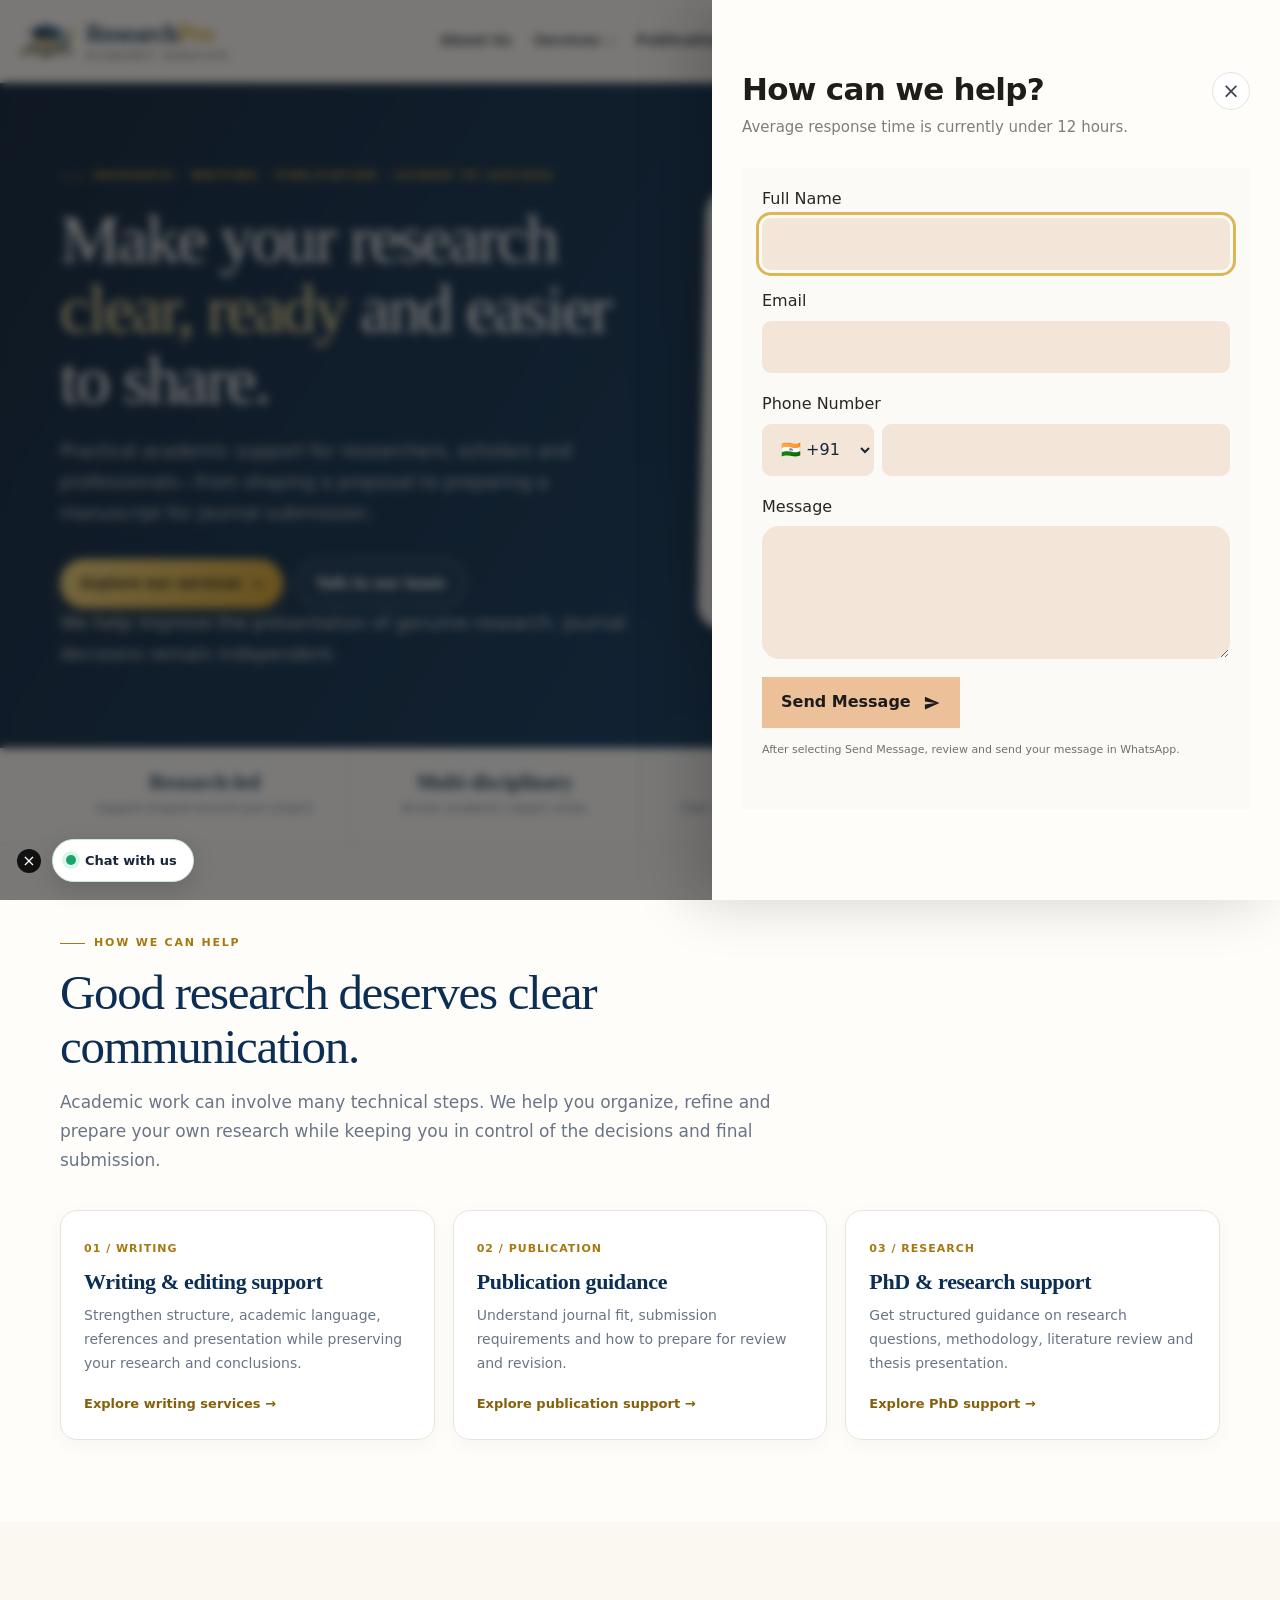
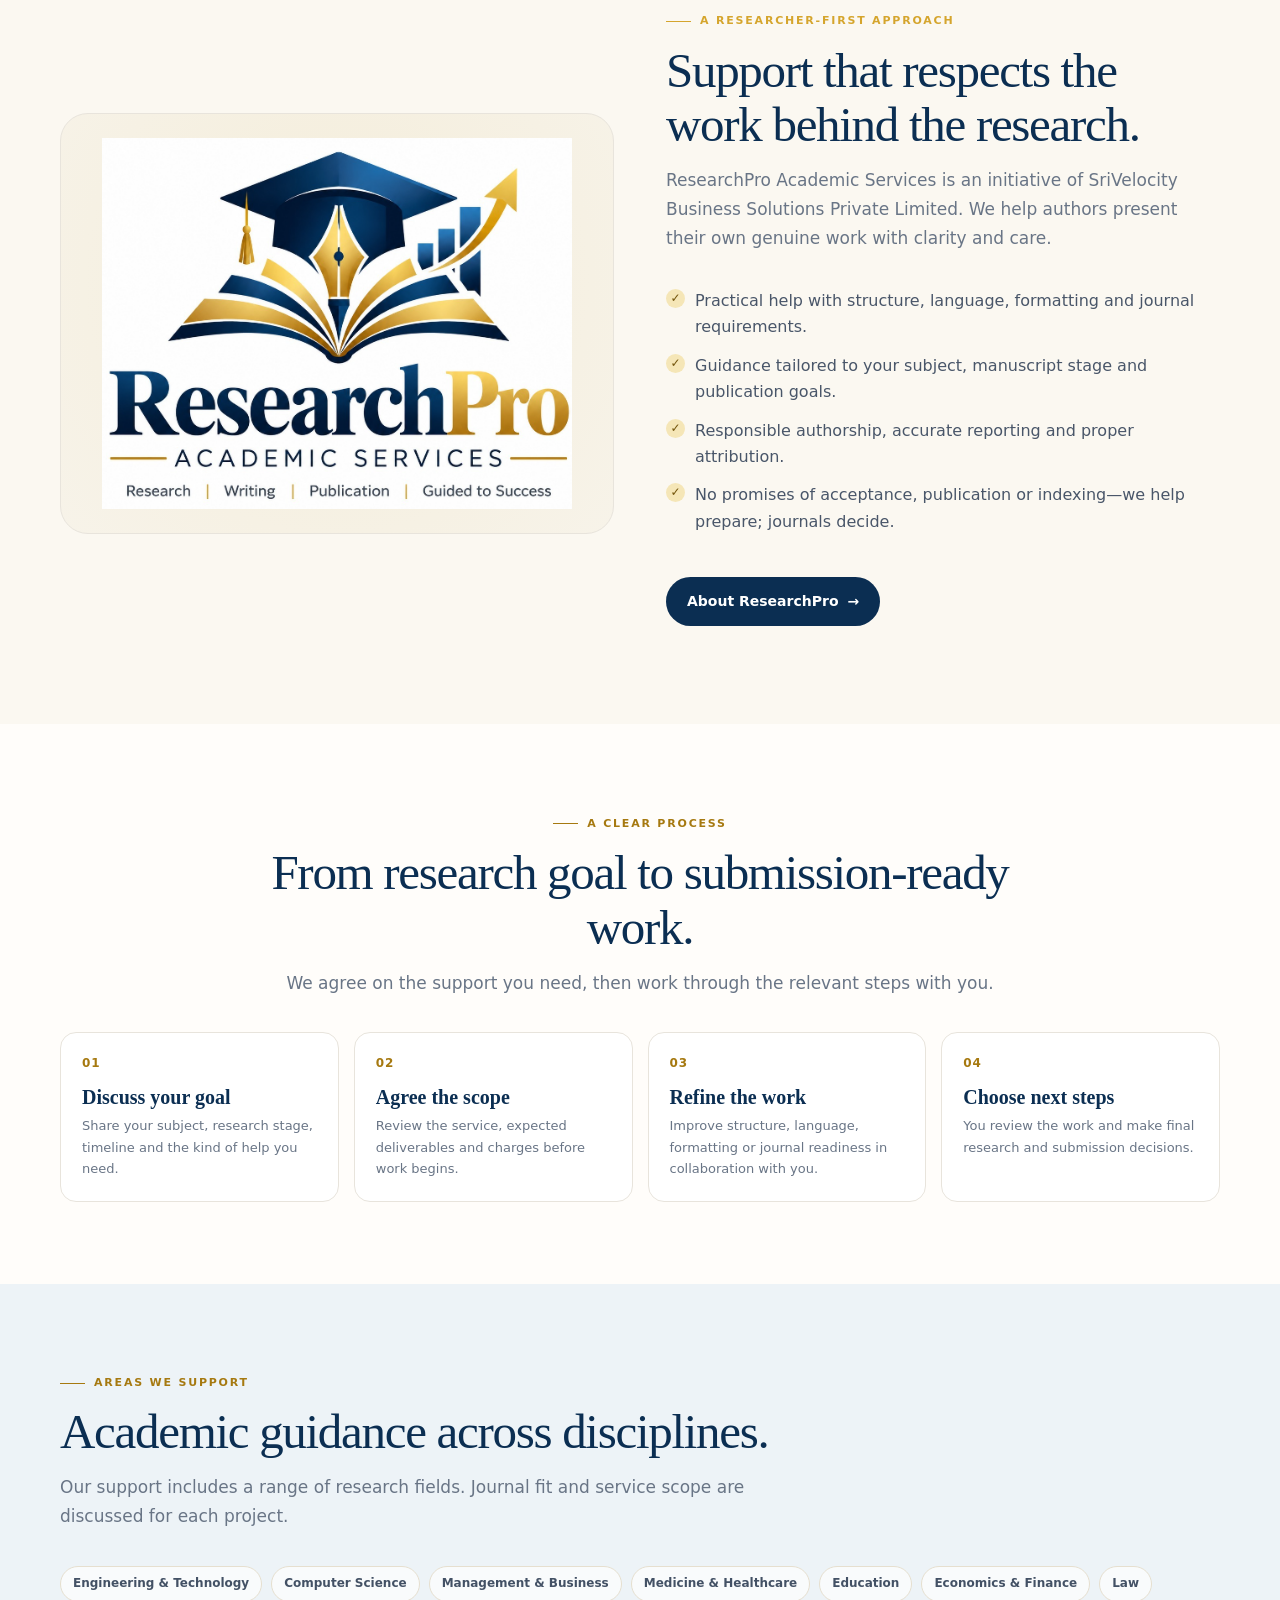
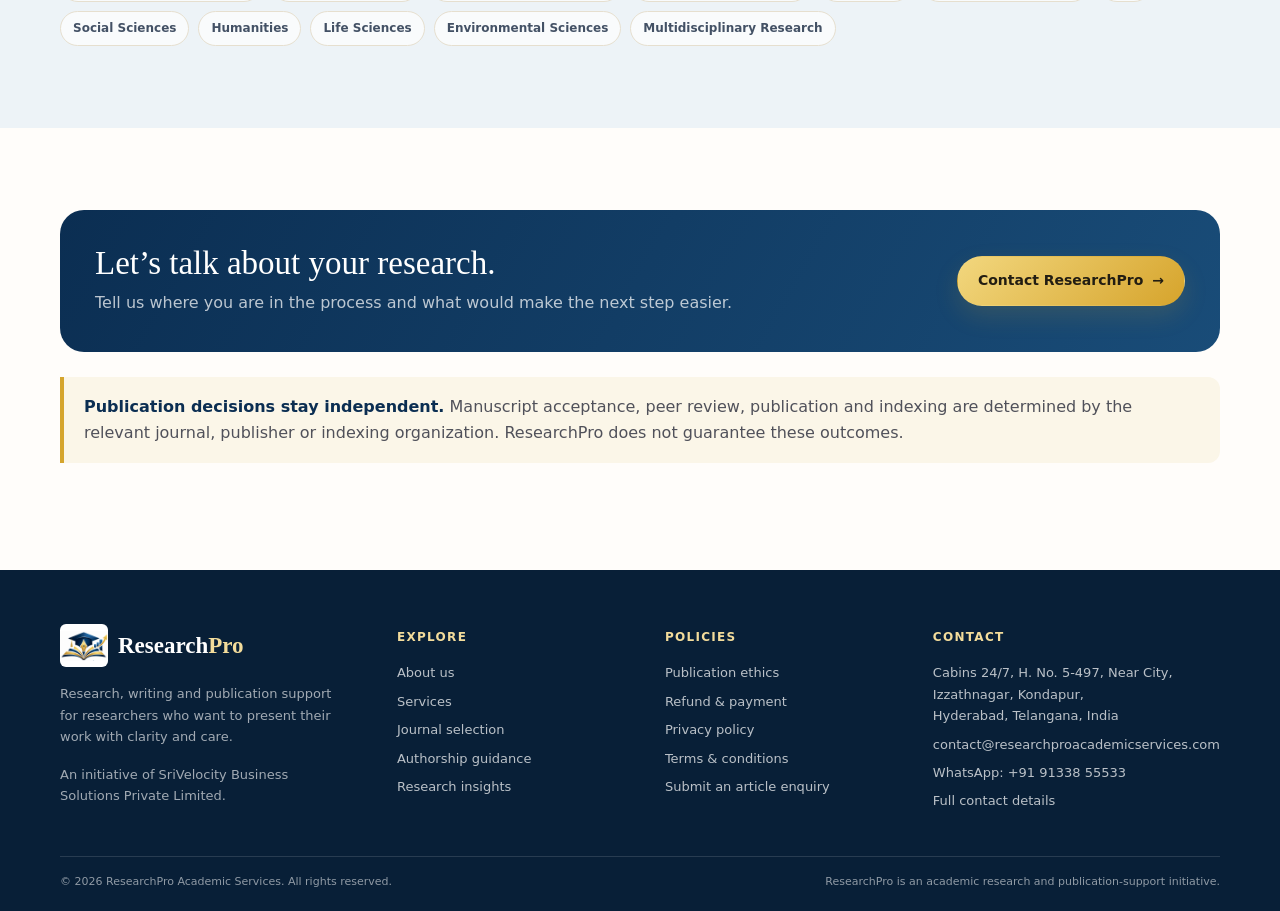
<file: index.html>
<!doctype html>
<html lang="en">
<head>
  <meta charset="utf-8">
  <meta name="viewport" content="width=device-width, initial-scale=1">
  <meta name="theme-color" content="#0b2e52">
  <meta name="description" content="ResearchPro Academic Services offers academic writing, editing, journal-selection and publication support for researchers and scholars.">
  <title>Research and Publication Support | ResearchPro Academic Services</title>
  <link rel="icon" href="assets/favicon.svg" type="image/svg+xml">
  <link rel="stylesheet" href="assets/site.css">
</head>
<body>

<a class="skip-link" href="#main-content">Skip to content</a>
<header class="site-header">
  <div class="header-inner">
    <a class="brand" href="index.html" aria-label="ResearchPro Academic Services home">
      <img class="brand-mark" src="assets/researchpro-mark.png" alt="">
      <span class="wordmark"><strong>Research<span>Pro</span></strong><small>ACADEMIC SERVICES</small></span>
    </a>
    <button class="menu-button" type="button" aria-label="Open navigation menu" aria-expanded="false" aria-controls="main-nav"><span></span></button>
    <nav class="main-nav" id="main-nav" aria-label="Main navigation">
      <a class="nav-link" href="about.html">About Us</a>
      <div class="nav-item">
        <button class="nav-toggle" type="button" aria-haspopup="true" aria-expanded="false" data-menu-trigger>Services <i class="chevron"></i></button>
        <div class="dropdown">
          <a href="services.html">Explore all services</a>
          <div class="subnav">
            <button class="subnav-trigger" type="button" aria-haspopup="true" aria-expanded="false" data-menu-trigger>Writing Services <span class="arrow">›</span></button>
            <div class="subdropdown">
              <a href="services.html#writing-services">Writing overview</a>
              <a href="services.html#research-writing">Research paper writing support</a>
              <a href="services.html#editing-proofreading">Editing &amp; proofreading</a>
              <a href="services.html#synopsis">Synopsis assistance</a>
              <a href="services.html#proposal">Proposal assistance</a>
              <a href="services.html#dissertation">Dissertation support</a>
            </div>
          </div>
          <div class="subnav">
            <button class="subnav-trigger" type="button" aria-haspopup="true" aria-expanded="false" data-menu-trigger>Publication Support <span class="arrow">›</span></button>
            <div class="subdropdown">
              <a href="services.html#publication-support">Publication overview</a>
              <a href="services.html#systematic-review">Systematic literature review</a>
              <a href="services.html#similarity-screening">Similarity screening</a>
              <a href="services.html#peer-style-review">Peer-style manuscript review</a>
              <a href="services.html#research-presentation">Research presentation</a>
            </div>
          </div>
          <div class="subnav">
            <button class="subnav-trigger" type="button" aria-haspopup="true" aria-expanded="false" data-menu-trigger>PhD Support <span class="arrow">›</span></button>
            <div class="subdropdown">
              <a href="services.html#phd-support">PhD support overview</a>
              <a href="services.html#research-assistance">Research assistance</a>
              <a href="services.html#thesis-support">Thesis support</a>
              <a href="services.html#topic-consultation">Topic consultation</a>
              <a href="services.html#research-consultation">Research consultation</a>
            </div>
          </div>
          <div class="subnav">
            <button class="subnav-trigger" type="button" aria-haspopup="true" aria-expanded="false" data-menu-trigger>Add-On Services <span class="arrow">›</span></button>
            <div class="subdropdown">
              <a href="services.html#add-on-services">Add-on overview</a>
              <a href="services.html#journal-website-setup">Journal website setup</a>
              <a href="services.html#doi-integration">DOI workflow guidance</a>
            </div>
          </div>
        </div>
      </div>
      <div class="nav-item">
        <button class="nav-toggle" type="button" aria-haspopup="true" aria-expanded="false" data-menu-trigger>Publication <i class="chevron"></i></button>
        <div class="dropdown">
          <a href="publication.html#about-publication">About Publication</a>
          <a href="publication.html#journals">Journal Selection</a>
          <a href="publication.html#submit-article">Submit an Article</a>
          <a href="publication.html#call-for-papers">Call for Papers</a>
          <a href="publication.html#publication-assistance">Publication Assistance</a>
        </div>
      </div>
      <div class="nav-item">
        <button class="nav-toggle" type="button" aria-haspopup="true" aria-expanded="false" data-menu-trigger>Policy <i class="chevron"></i></button>
        <div class="dropdown">
          <a href="policies.html#ethics">Publication Ethics</a>
          <a href="policies.html#refund">Refund &amp; Payment Policy</a>
          <a href="policies.html#privacy">Privacy Policy</a>
          <a href="policies.html#terms">Terms &amp; Conditions</a>
        </div>
      </div>
      <a class="nav-link" href="authorship.html">Authorship</a>
      <a class="nav-link" href="publication.html#submit-article">Submit Article</a>
      <a class="nav-link" href="insights.html">Blogs</a>
    </nav>
    <button class="header-cta" type="button" data-open-contact>Contact</button>
  </div>
</header>


<main id="main-content">
<section class="hero">
  <div class="wrap hero-grid">
    <div>
      <span class="eyebrow">Research · Writing · Publication · Guided to Success</span>
      <h1>Make your research <em>clear, ready</em> and easier to share.</h1>
      <p>Practical academic support for researchers, scholars and professionals—from shaping a proposal to preparing a manuscript for journal submission.</p>
      <div class="hero-actions">
        <a class="button button-gold" href="services.html">Explore our services <span aria-hidden="true">→</span></a>
        <button class="button button-outline" type="button" data-open-contact>Talk to our team</button>
      </div>
      <p class="hero-note">We help improve the presentation of genuine research. Journal decisions remain independent.</p>
    </div>
    <div class="hero-brand-card">
      <img src="assets/researchpro-logo.png" alt="ResearchPro Academic Services logo">
      <div class="hero-side-caption"><strong>Research support, thoughtfully delivered</strong><span>Hyderabad, India</span></div>
    </div>
  </div>
</section>
<section class="stat-strip">
  <div class="wrap stat-grid">
    <div class="stat"><strong>Research-led</strong><span>Support shaped around your project</span></div>
    <div class="stat"><strong>Multi-disciplinary</strong><span>Across academic subject areas</span></div>
    <div class="stat"><strong>Transparent</strong><span>Clear scope and practical guidance</span></div>
    <div class="stat"><strong>Ethical</strong><span>Researcher-owned work and decisions</span></div>
  </div>
</section>
<section class="section">
  <div class="wrap">
    <div class="section-heading">
      <span class="eyebrow">How we can help</span>
      <h2>Good research deserves clear communication.</h2>
      <p>Academic work can involve many technical steps. We help you organize, refine and prepare your own research while keeping you in control of the decisions and final submission.</p>
    </div>
    <div class="grid-3">
      <article class="card"><span class="card-index">01 / WRITING</span><h3>Writing &amp; editing support</h3><p>Strengthen structure, academic language, references and presentation while preserving your research and conclusions.</p><a class="card-link" href="services.html#writing-services">Explore writing services →</a></article>
      <article class="card"><span class="card-index">02 / PUBLICATION</span><h3>Publication guidance</h3><p>Understand journal fit, submission requirements and how to prepare for review and revision.</p><a class="card-link" href="publication.html#publication-assistance">Explore publication support →</a></article>
      <article class="card"><span class="card-index">03 / RESEARCH</span><h3>PhD &amp; research support</h3><p>Get structured guidance on research questions, methodology, literature review and thesis presentation.</p><a class="card-link" href="services.html#phd-support">Explore PhD support →</a></article>
    </div>
  </div>
</section>
<section class="section section-cream">
  <div class="wrap split">
    <div class="split-visual"><img src="assets/researchpro-logo.png" alt="ResearchPro logo with a graduation cap, open book and rising arrow"></div>
    <div>
      <span class="eyebrow">A researcher-first approach</span>
      <div class="section-heading">
        <h2>Support that respects the work behind the research.</h2>
        <p>ResearchPro Academic Services is an initiative of SriVelocity Business Solutions Private Limited. We help authors present their own genuine work with clarity and care.</p>
      </div>
      <ul class="check-list">
        <li>Practical help with structure, language, formatting and journal requirements.</li>
        <li>Guidance tailored to your subject, manuscript stage and publication goals.</li>
        <li>Responsible authorship, accurate reporting and proper attribution.</li>
        <li>No promises of acceptance, publication or indexing—we help prepare; journals decide.</li>
      </ul>
      <p class="page-cta"><a class="button button-navy" href="about.html">About ResearchPro <span aria-hidden="true">→</span></a></p>
    </div>
  </div>
</section>
<section class="section">
  <div class="wrap">
    <div class="section-heading center">
      <span class="eyebrow">A clear process</span>
      <h2>From research goal to submission-ready work.</h2>
      <p>We agree on the support you need, then work through the relevant steps with you.</p>
    </div>
    <div class="steps">
      <article class="step"><h3>Discuss your goal</h3><p>Share your subject, research stage, timeline and the kind of help you need.</p></article>
      <article class="step"><h3>Agree the scope</h3><p>Review the service, expected deliverables and charges before work begins.</p></article>
      <article class="step"><h3>Refine the work</h3><p>Improve structure, language, formatting or journal readiness in collaboration with you.</p></article>
      <article class="step"><h3>Choose next steps</h3><p>You review the work and make final research and submission decisions.</p></article>
    </div>
  </div>
</section>
<section class="section section-blue">
  <div class="wrap">
    <div class="section-heading">
      <span class="eyebrow">Areas we support</span>
      <h2>Academic guidance across disciplines.</h2>
      <p>Our support includes a range of research fields. Journal fit and service scope are discussed for each project.</p>
    </div>
    <div class="pill-row">
      <span class="pill">Engineering &amp; Technology</span><span class="pill">Computer Science</span><span class="pill">Management &amp; Business</span><span class="pill">Medicine &amp; Healthcare</span><span class="pill">Education</span><span class="pill">Economics &amp; Finance</span><span class="pill">Law</span><span class="pill">Social Sciences</span><span class="pill">Humanities</span><span class="pill">Life Sciences</span><span class="pill">Environmental Sciences</span><span class="pill">Multidisciplinary Research</span>
    </div>
  </div>
</section>
<section class="section">
  <div class="wrap">
    <div class="callout">
      <div><h2>Let’s talk about your research.</h2><p>Tell us where you are in the process and what would make the next step easier.</p></div>
      <button class="button button-gold" type="button" data-open-contact>Contact ResearchPro <span aria-hidden="true">→</span></button>
    </div>
    <div class="note-box"><strong>Publication decisions stay independent.</strong> Manuscript acceptance, peer review, publication and indexing are determined by the relevant journal, publisher or indexing organization. ResearchPro does not guarantee these outcomes.</div>
  </div>
</section>
</main>

<footer class="site-footer">
  <div class="wrap">
    <div class="footer-grid">
      <div>
        <a class="footer-brand" href="index.html">
          <img src="assets/researchpro-mark.png" alt="">
          <strong>Research<span>Pro</span></strong>
        </a>
        <p class="footer-copy">Research, writing and publication support for researchers who want to present their work with clarity and care.</p>
        <p class="footer-copy">An initiative of SriVelocity Business Solutions Private Limited.</p>
      </div>
      <div class="footer-col">
        <h3>Explore</h3>
        <a href="about.html">About us</a>
        <a href="services.html">Services</a>
        <a href="publication.html#journals">Journal selection</a>
        <a href="authorship.html">Authorship guidance</a>
        <a href="insights.html">Research insights</a>
      </div>
      <div class="footer-col">
        <h3>Policies</h3>
        <a href="policies.html#ethics">Publication ethics</a>
        <a href="policies.html#refund">Refund &amp; payment</a>
        <a href="policies.html#privacy">Privacy policy</a>
        <a href="policies.html#terms">Terms &amp; conditions</a>
        <a href="publication.html#submit-article">Submit an article enquiry</a>
      </div>
      <div class="footer-col">
        <h3>Contact</h3>
        <p>Cabins 24/7, H. No. 5-497, Near City,<br>Izzathnagar, Kondapur,<br>Hyderabad, Telangana, India</p>
        <a href="mailto:contact@researchproacademicservices.com">contact@researchproacademicservices.com</a>
        <a href="https://wa.me/919133855533" target="_blank" rel="noopener">WhatsApp: +91 91338 55533</a>
        <a href="contact.html">Full contact details</a>
      </div>
    </div>
    <div class="footer-bottom">
      <span>© <span data-current-year>2026</span> ResearchPro Academic Services. All rights reserved.</span>
      <span>ResearchPro is an academic research and publication-support initiative.</span>
    </div>
  </div>
</footer>


<div class="floating-rail" aria-label="Quick contact and social links">
  <button class="rail-button rail-contact" type="button" data-open-contact aria-haspopup="dialog" aria-controls="contact-panel">CONTACT</button>
  <a class="rail-button rail-social" href="https://www.facebook.com/people/ResearchPro-Academic-Services/61595153243294/" target="_blank" rel="noopener" aria-label="ResearchPro on Facebook">
    <svg viewBox="0 0 24 24" aria-hidden="true"><path d="M13.4 21v-8.2h2.8l.4-3.2h-3.2V7.5c0-.9.3-1.5 1.6-1.5h1.7V3.1c-.3 0-1.4-.1-2.7-.1-2.7 0-4.5 1.6-4.5 4.6v2H6.7v3.2h2.8V21h3.9z"/></svg>
  </a>
  <a class="rail-button rail-social instagram" href="https://www.instagram.com/researchpro_academic_services/" target="_blank" rel="noopener" aria-label="ResearchPro on Instagram">
    <svg viewBox="0 0 24 24" aria-hidden="true"><path d="M7.1 2.5h9.8a4.6 4.6 0 0 1 4.6 4.6v9.8a4.6 4.6 0 0 1-4.6 4.6H7.1a4.6 4.6 0 0 1-4.6-4.6V7.1a4.6 4.6 0 0 1 4.6-4.6zm0 1.9a2.7 2.7 0 0 0-2.7 2.7v9.8a2.7 2.7 0 0 0 2.7 2.7h9.8a2.7 2.7 0 0 0 2.7-2.7V7.1a2.7 2.7 0 0 0-2.7-2.7H7.1zm4.9 3.1a4.5 4.5 0 1 1 0 9 4.5 4.5 0 0 1 0-9zm0 1.9a2.6 2.6 0 1 0 0 5.2 2.6 2.6 0 0 0 0-5.2zm5-3.1a1.1 1.1 0 1 1 0 2.2 1.1 1.1 0 0 1 0-2.2z"/></svg>
  </a>
  <a class="rail-button rail-social youtube" href="https://www.youtube.com/@ResearchProAcademicServices" target="_blank" rel="noopener" aria-label="ResearchPro on YouTube">
    <svg viewBox="0 0 24 24" aria-hidden="true"><path d="M23.2 7a3 3 0 0 0-2.1-2.1C19.2 4.4 12 4.4 12 4.4s-7.2 0-9.1.5A3 3 0 0 0 .8 7 31 31 0 0 0 .3 12a31 31 0 0 0 .5 5 3 3 0 0 0 2.1 2.1c1.9.5 9.1.5 9.1.5s7.2 0 9.1-.5a3 3 0 0 0 2.1-2.1 31 31 0 0 0 .5-5 31 31 0 0 0-.5-5zM9.6 15.9V8.1L16.2 12l-6.6 3.9z"/></svg>
  </a>
</div>
<button class="chat-dismiss" type="button" data-dismiss-chat aria-label="Hide WhatsApp chat shortcut">×</button>
<a class="chat-bubble" href="https://wa.me/919133855533?text=Hello%20ResearchPro%2C%20I%27d%20like%20to%20talk%20about%20academic%20support." target="_blank" rel="noopener">Chat with us</a>


<div class="drawer-overlay" aria-hidden="true" data-close-contact></div>
<aside class="contact-drawer" id="contact-panel" role="dialog" aria-modal="true" aria-labelledby="drawer-title" aria-hidden="true" inert>
  <div class="drawer-head">
    <div>
      <h2 id="drawer-title">How can we help?</h2>
      <p>Average response time is currently under 12 hours.</p>
    </div>
    <button class="drawer-close" type="button" aria-label="Close contact form">×</button>
  </div>
  <form class="drawer-form" data-wa-form>
    <div class="field"><label for="drawer-name">Full Name</label><input id="drawer-name" name="name" autocomplete="name" required></div>
    <div class="field"><label for="drawer-email">Email</label><input id="drawer-email" name="email" type="email" autocomplete="email" required></div>
    <div class="field">
      <label for="drawer-phone">Phone Number</label>
      <div class="phone-field">
        <select name="countryCode" aria-label="Country calling code">
          <option value="+91" selected>🇮🇳 +91</option><option value="+1">🇺🇸 +1</option><option value="+44">🇬🇧 +44</option><option value="+61">🇦🇺 +61</option><option value="+971">🇦🇪 +971</option>
        </select>
        <input id="drawer-phone" name="phone" type="tel" autocomplete="tel-national" required>
      </div>
    </div>
    <div class="field"><label for="drawer-message">Message</label><textarea id="drawer-message" name="message" required></textarea></div>
    <button class="drawer-submit" type="submit">Send Message <svg viewBox="0 0 24 24" aria-hidden="true"><path fill="currentColor" d="M2.6 20.5 22 12 2.6 3.5l-.1 6.6 13.9 1.9-13.9 1.9.1 6.6z"/></svg></button>
    <p class="drawer-privacy">After selecting Send Message, review and send your message in WhatsApp.</p>
    <p class="form-message" aria-live="polite"></p>
  </form>
</aside>

<script src="assets/site.js"></script>
</body>
</html>
</file>
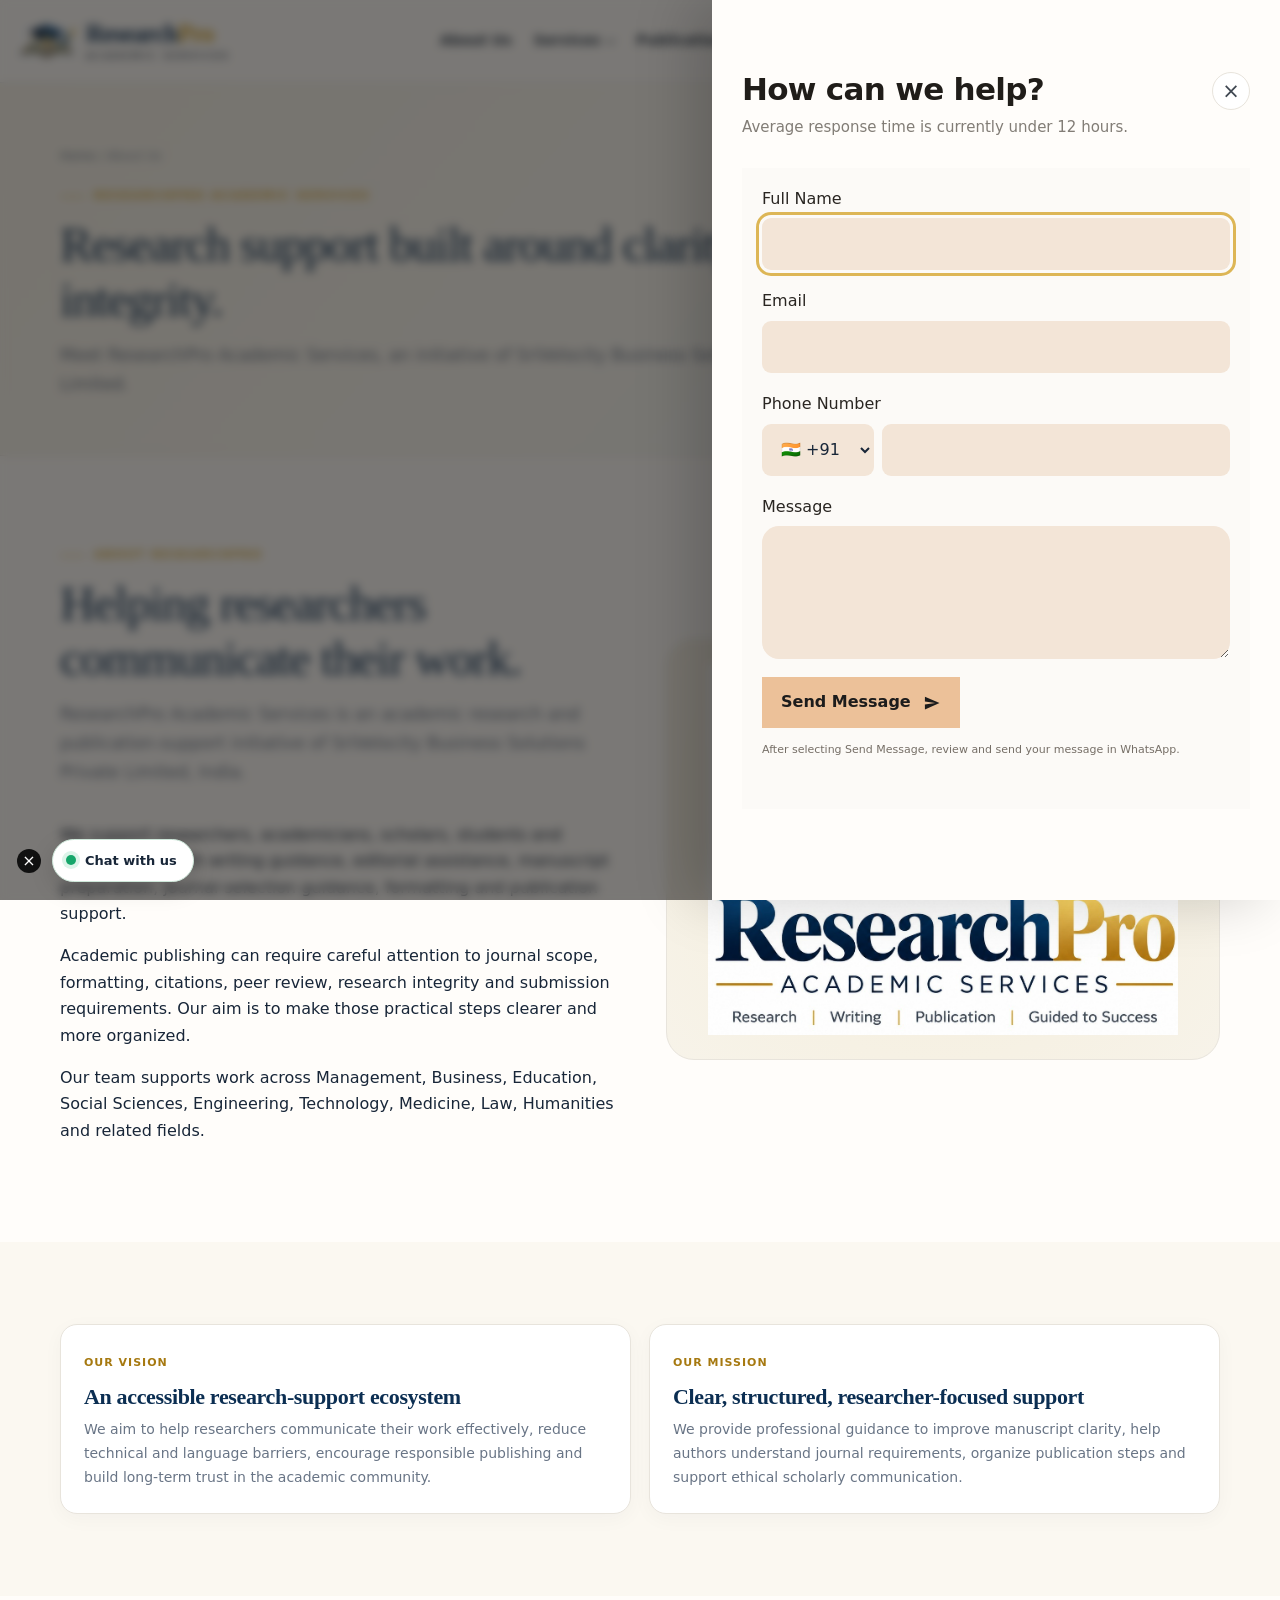
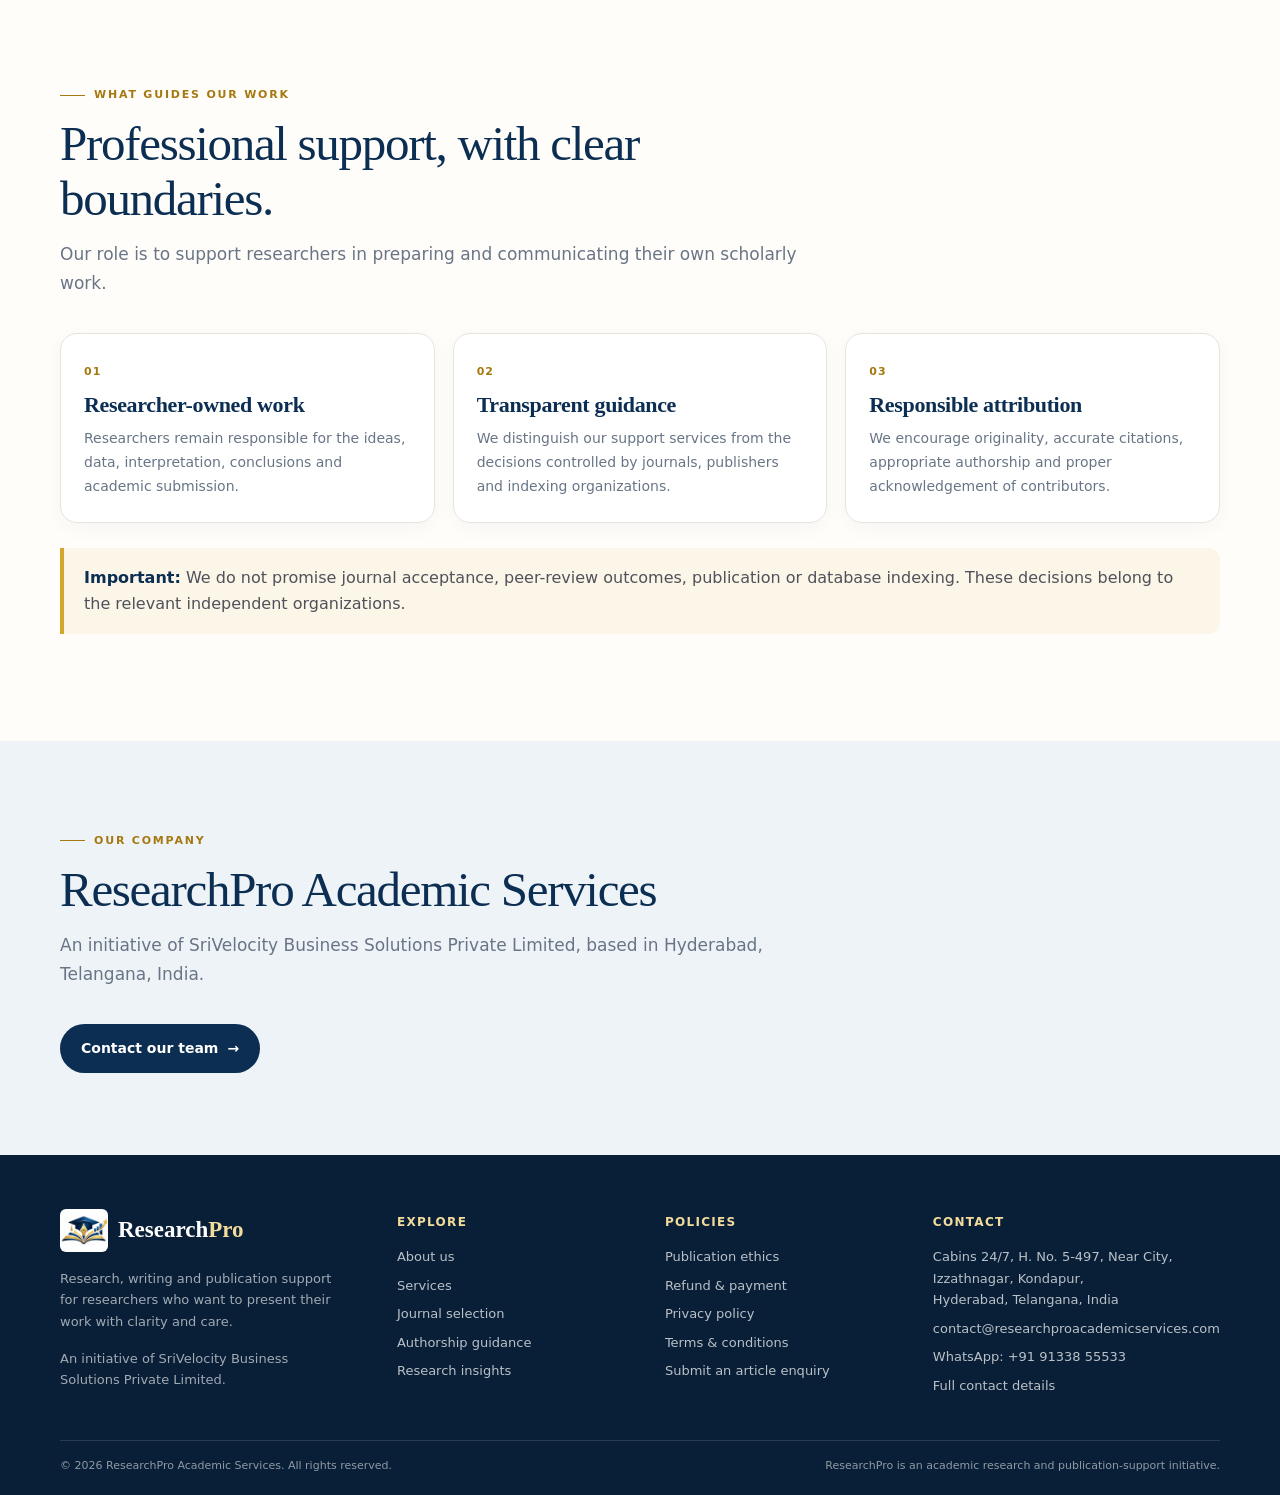
<file: about.html>
<!doctype html>
<html lang="en">
<head>
  <meta charset="utf-8">
  <meta name="viewport" content="width=device-width, initial-scale=1">
  <meta name="theme-color" content="#0b2e52">
  <meta name="description" content="ResearchPro Academic Services offers academic writing, editing, journal-selection and publication support for researchers and scholars.">
  <title>About Us | ResearchPro Academic Services</title>
  <link rel="icon" href="assets/favicon.svg" type="image/svg+xml">
  <link rel="stylesheet" href="assets/site.css">
</head>
<body>

<a class="skip-link" href="#main-content">Skip to content</a>
<header class="site-header">
  <div class="header-inner">
    <a class="brand" href="index.html" aria-label="ResearchPro Academic Services home">
      <img class="brand-mark" src="assets/researchpro-mark.png" alt="">
      <span class="wordmark"><strong>Research<span>Pro</span></strong><small>ACADEMIC SERVICES</small></span>
    </a>
    <button class="menu-button" type="button" aria-label="Open navigation menu" aria-expanded="false" aria-controls="main-nav"><span></span></button>
    <nav class="main-nav" id="main-nav" aria-label="Main navigation">
      <a class="nav-link" href="about.html">About Us</a>
      <div class="nav-item">
        <button class="nav-toggle" type="button" aria-haspopup="true" aria-expanded="false" data-menu-trigger>Services <i class="chevron"></i></button>
        <div class="dropdown">
          <a href="services.html">Explore all services</a>
          <div class="subnav">
            <button class="subnav-trigger" type="button" aria-haspopup="true" aria-expanded="false" data-menu-trigger>Writing Services <span class="arrow">›</span></button>
            <div class="subdropdown">
              <a href="services.html#writing-services">Writing overview</a>
              <a href="services.html#research-writing">Research paper writing support</a>
              <a href="services.html#editing-proofreading">Editing &amp; proofreading</a>
              <a href="services.html#synopsis">Synopsis assistance</a>
              <a href="services.html#proposal">Proposal assistance</a>
              <a href="services.html#dissertation">Dissertation support</a>
            </div>
          </div>
          <div class="subnav">
            <button class="subnav-trigger" type="button" aria-haspopup="true" aria-expanded="false" data-menu-trigger>Publication Support <span class="arrow">›</span></button>
            <div class="subdropdown">
              <a href="services.html#publication-support">Publication overview</a>
              <a href="services.html#systematic-review">Systematic literature review</a>
              <a href="services.html#similarity-screening">Similarity screening</a>
              <a href="services.html#peer-style-review">Peer-style manuscript review</a>
              <a href="services.html#research-presentation">Research presentation</a>
            </div>
          </div>
          <div class="subnav">
            <button class="subnav-trigger" type="button" aria-haspopup="true" aria-expanded="false" data-menu-trigger>PhD Support <span class="arrow">›</span></button>
            <div class="subdropdown">
              <a href="services.html#phd-support">PhD support overview</a>
              <a href="services.html#research-assistance">Research assistance</a>
              <a href="services.html#thesis-support">Thesis support</a>
              <a href="services.html#topic-consultation">Topic consultation</a>
              <a href="services.html#research-consultation">Research consultation</a>
            </div>
          </div>
          <div class="subnav">
            <button class="subnav-trigger" type="button" aria-haspopup="true" aria-expanded="false" data-menu-trigger>Add-On Services <span class="arrow">›</span></button>
            <div class="subdropdown">
              <a href="services.html#add-on-services">Add-on overview</a>
              <a href="services.html#journal-website-setup">Journal website setup</a>
              <a href="services.html#doi-integration">DOI workflow guidance</a>
            </div>
          </div>
        </div>
      </div>
      <div class="nav-item">
        <button class="nav-toggle" type="button" aria-haspopup="true" aria-expanded="false" data-menu-trigger>Publication <i class="chevron"></i></button>
        <div class="dropdown">
          <a href="publication.html#about-publication">About Publication</a>
          <a href="publication.html#journals">Journal Selection</a>
          <a href="publication.html#submit-article">Submit an Article</a>
          <a href="publication.html#call-for-papers">Call for Papers</a>
          <a href="publication.html#publication-assistance">Publication Assistance</a>
        </div>
      </div>
      <div class="nav-item">
        <button class="nav-toggle" type="button" aria-haspopup="true" aria-expanded="false" data-menu-trigger>Policy <i class="chevron"></i></button>
        <div class="dropdown">
          <a href="policies.html#ethics">Publication Ethics</a>
          <a href="policies.html#refund">Refund &amp; Payment Policy</a>
          <a href="policies.html#privacy">Privacy Policy</a>
          <a href="policies.html#terms">Terms &amp; Conditions</a>
        </div>
      </div>
      <a class="nav-link" href="authorship.html">Authorship</a>
      <a class="nav-link" href="publication.html#submit-article">Submit Article</a>
      <a class="nav-link" href="insights.html">Blogs</a>
    </nav>
    <button class="header-cta" type="button" data-open-contact>Contact</button>
  </div>
</header>

<section class="page-intro"><div class="wrap"><div class="breadcrumbs"><a href="index.html">Home</a> / About Us</div><span class="eyebrow">ResearchPro Academic Services</span><h1>Research support built around clarity and integrity.</h1><p>Meet ResearchPro Academic Services, an initiative of SriVelocity Business Solutions Private Limited.</p></div></section>
<main id="main-content">
<section class="section">
  <div class="wrap split">
    <div>
      <span class="eyebrow">About ResearchPro</span>
      <div class="section-heading">
        <h2>Helping researchers communicate their work.</h2>
        <p>ResearchPro Academic Services is an academic research and publication-support initiative of SriVelocity Business Solutions Private Limited, India.</p>
      </div>
      <p>We support researchers, academicians, scholars, students and professionals with writing guidance, editorial assistance, manuscript preparation, journal-selection guidance, formatting and publication support.</p>
      <p>Academic publishing can require careful attention to journal scope, formatting, citations, peer review, research integrity and submission requirements. Our aim is to make those practical steps clearer and more organized.</p>
      <p>Our team supports work across Management, Business, Education, Social Sciences, Engineering, Technology, Medicine, Law, Humanities and related fields.</p>
    </div>
    <div class="split-visual"><img src="assets/researchpro-logo.png" alt="ResearchPro Academic Services brand mark"></div>
  </div>
</section>
<section class="section section-cream">
  <div class="wrap grid-2">
    <article class="card"><span class="card-index">OUR VISION</span><h3>An accessible research-support ecosystem</h3><p>We aim to help researchers communicate their work effectively, reduce technical and language barriers, encourage responsible publishing and build long-term trust in the academic community.</p></article>
    <article class="card"><span class="card-index">OUR MISSION</span><h3>Clear, structured, researcher-focused support</h3><p>We provide professional guidance to improve manuscript clarity, help authors understand journal requirements, organize publication steps and support ethical scholarly communication.</p></article>
  </div>
</section>
<section class="section">
  <div class="wrap">
    <div class="section-heading">
      <span class="eyebrow">What guides our work</span>
      <h2>Professional support, with clear boundaries.</h2>
      <p>Our role is to support researchers in preparing and communicating their own scholarly work.</p>
    </div>
    <div class="grid-3">
      <article class="card"><span class="card-index">01</span><h3>Researcher-owned work</h3><p>Researchers remain responsible for the ideas, data, interpretation, conclusions and academic submission.</p></article>
      <article class="card"><span class="card-index">02</span><h3>Transparent guidance</h3><p>We distinguish our support services from the decisions controlled by journals, publishers and indexing organizations.</p></article>
      <article class="card"><span class="card-index">03</span><h3>Responsible attribution</h3><p>We encourage originality, accurate citations, appropriate authorship and proper acknowledgement of contributors.</p></article>
    </div>
    <div class="note-box"><strong>Important:</strong> We do not promise journal acceptance, peer-review outcomes, publication or database indexing. These decisions belong to the relevant independent organizations.</div>
  </div>
</section>
<section class="section section-blue">
  <div class="wrap">
    <div class="section-heading"><span class="eyebrow">Our company</span><h2>ResearchPro Academic Services</h2><p>An initiative of SriVelocity Business Solutions Private Limited, based in Hyderabad, Telangana, India.</p></div>
    <a class="button button-navy" href="contact.html">Contact our team <span aria-hidden="true">→</span></a>
  </div>
</section>
</main>

<footer class="site-footer">
  <div class="wrap">
    <div class="footer-grid">
      <div>
        <a class="footer-brand" href="index.html">
          <img src="assets/researchpro-mark.png" alt="">
          <strong>Research<span>Pro</span></strong>
        </a>
        <p class="footer-copy">Research, writing and publication support for researchers who want to present their work with clarity and care.</p>
        <p class="footer-copy">An initiative of SriVelocity Business Solutions Private Limited.</p>
      </div>
      <div class="footer-col">
        <h3>Explore</h3>
        <a href="about.html">About us</a>
        <a href="services.html">Services</a>
        <a href="publication.html#journals">Journal selection</a>
        <a href="authorship.html">Authorship guidance</a>
        <a href="insights.html">Research insights</a>
      </div>
      <div class="footer-col">
        <h3>Policies</h3>
        <a href="policies.html#ethics">Publication ethics</a>
        <a href="policies.html#refund">Refund &amp; payment</a>
        <a href="policies.html#privacy">Privacy policy</a>
        <a href="policies.html#terms">Terms &amp; conditions</a>
        <a href="publication.html#submit-article">Submit an article enquiry</a>
      </div>
      <div class="footer-col">
        <h3>Contact</h3>
        <p>Cabins 24/7, H. No. 5-497, Near City,<br>Izzathnagar, Kondapur,<br>Hyderabad, Telangana, India</p>
        <a href="mailto:contact@researchproacademicservices.com">contact@researchproacademicservices.com</a>
        <a href="https://wa.me/919133855533" target="_blank" rel="noopener">WhatsApp: +91 91338 55533</a>
        <a href="contact.html">Full contact details</a>
      </div>
    </div>
    <div class="footer-bottom">
      <span>© <span data-current-year>2026</span> ResearchPro Academic Services. All rights reserved.</span>
      <span>ResearchPro is an academic research and publication-support initiative.</span>
    </div>
  </div>
</footer>


<div class="floating-rail" aria-label="Quick contact and social links">
  <button class="rail-button rail-contact" type="button" data-open-contact aria-haspopup="dialog" aria-controls="contact-panel">CONTACT</button>
  <a class="rail-button rail-social" href="https://www.facebook.com/people/ResearchPro-Academic-Services/61595153243294/" target="_blank" rel="noopener" aria-label="ResearchPro on Facebook">
    <svg viewBox="0 0 24 24" aria-hidden="true"><path d="M13.4 21v-8.2h2.8l.4-3.2h-3.2V7.5c0-.9.3-1.5 1.6-1.5h1.7V3.1c-.3 0-1.4-.1-2.7-.1-2.7 0-4.5 1.6-4.5 4.6v2H6.7v3.2h2.8V21h3.9z"/></svg>
  </a>
  <a class="rail-button rail-social instagram" href="https://www.instagram.com/researchpro_academic_services/" target="_blank" rel="noopener" aria-label="ResearchPro on Instagram">
    <svg viewBox="0 0 24 24" aria-hidden="true"><path d="M7.1 2.5h9.8a4.6 4.6 0 0 1 4.6 4.6v9.8a4.6 4.6 0 0 1-4.6 4.6H7.1a4.6 4.6 0 0 1-4.6-4.6V7.1a4.6 4.6 0 0 1 4.6-4.6zm0 1.9a2.7 2.7 0 0 0-2.7 2.7v9.8a2.7 2.7 0 0 0 2.7 2.7h9.8a2.7 2.7 0 0 0 2.7-2.7V7.1a2.7 2.7 0 0 0-2.7-2.7H7.1zm4.9 3.1a4.5 4.5 0 1 1 0 9 4.5 4.5 0 0 1 0-9zm0 1.9a2.6 2.6 0 1 0 0 5.2 2.6 2.6 0 0 0 0-5.2zm5-3.1a1.1 1.1 0 1 1 0 2.2 1.1 1.1 0 0 1 0-2.2z"/></svg>
  </a>
  <a class="rail-button rail-social youtube" href="https://www.youtube.com/@ResearchProAcademicServices" target="_blank" rel="noopener" aria-label="ResearchPro on YouTube">
    <svg viewBox="0 0 24 24" aria-hidden="true"><path d="M23.2 7a3 3 0 0 0-2.1-2.1C19.2 4.4 12 4.4 12 4.4s-7.2 0-9.1.5A3 3 0 0 0 .8 7 31 31 0 0 0 .3 12a31 31 0 0 0 .5 5 3 3 0 0 0 2.1 2.1c1.9.5 9.1.5 9.1.5s7.2 0 9.1-.5a3 3 0 0 0 2.1-2.1 31 31 0 0 0 .5-5 31 31 0 0 0-.5-5zM9.6 15.9V8.1L16.2 12l-6.6 3.9z"/></svg>
  </a>
</div>
<button class="chat-dismiss" type="button" data-dismiss-chat aria-label="Hide WhatsApp chat shortcut">×</button>
<a class="chat-bubble" href="https://wa.me/919133855533?text=Hello%20ResearchPro%2C%20I%27d%20like%20to%20talk%20about%20academic%20support." target="_blank" rel="noopener">Chat with us</a>


<div class="drawer-overlay" aria-hidden="true" data-close-contact></div>
<aside class="contact-drawer" id="contact-panel" role="dialog" aria-modal="true" aria-labelledby="drawer-title" aria-hidden="true" inert>
  <div class="drawer-head">
    <div>
      <h2 id="drawer-title">How can we help?</h2>
      <p>Average response time is currently under 12 hours.</p>
    </div>
    <button class="drawer-close" type="button" aria-label="Close contact form">×</button>
  </div>
  <form class="drawer-form" data-wa-form>
    <div class="field"><label for="drawer-name">Full Name</label><input id="drawer-name" name="name" autocomplete="name" required></div>
    <div class="field"><label for="drawer-email">Email</label><input id="drawer-email" name="email" type="email" autocomplete="email" required></div>
    <div class="field">
      <label for="drawer-phone">Phone Number</label>
      <div class="phone-field">
        <select name="countryCode" aria-label="Country calling code">
          <option value="+91" selected>🇮🇳 +91</option><option value="+1">🇺🇸 +1</option><option value="+44">🇬🇧 +44</option><option value="+61">🇦🇺 +61</option><option value="+971">🇦🇪 +971</option>
        </select>
        <input id="drawer-phone" name="phone" type="tel" autocomplete="tel-national" required>
      </div>
    </div>
    <div class="field"><label for="drawer-message">Message</label><textarea id="drawer-message" name="message" required></textarea></div>
    <button class="drawer-submit" type="submit">Send Message <svg viewBox="0 0 24 24" aria-hidden="true"><path fill="currentColor" d="M2.6 20.5 22 12 2.6 3.5l-.1 6.6 13.9 1.9-13.9 1.9.1 6.6z"/></svg></button>
    <p class="drawer-privacy">After selecting Send Message, review and send your message in WhatsApp.</p>
    <p class="form-message" aria-live="polite"></p>
  </form>
</aside>

<script src="assets/site.js"></script>
</body>
</html>
</file>
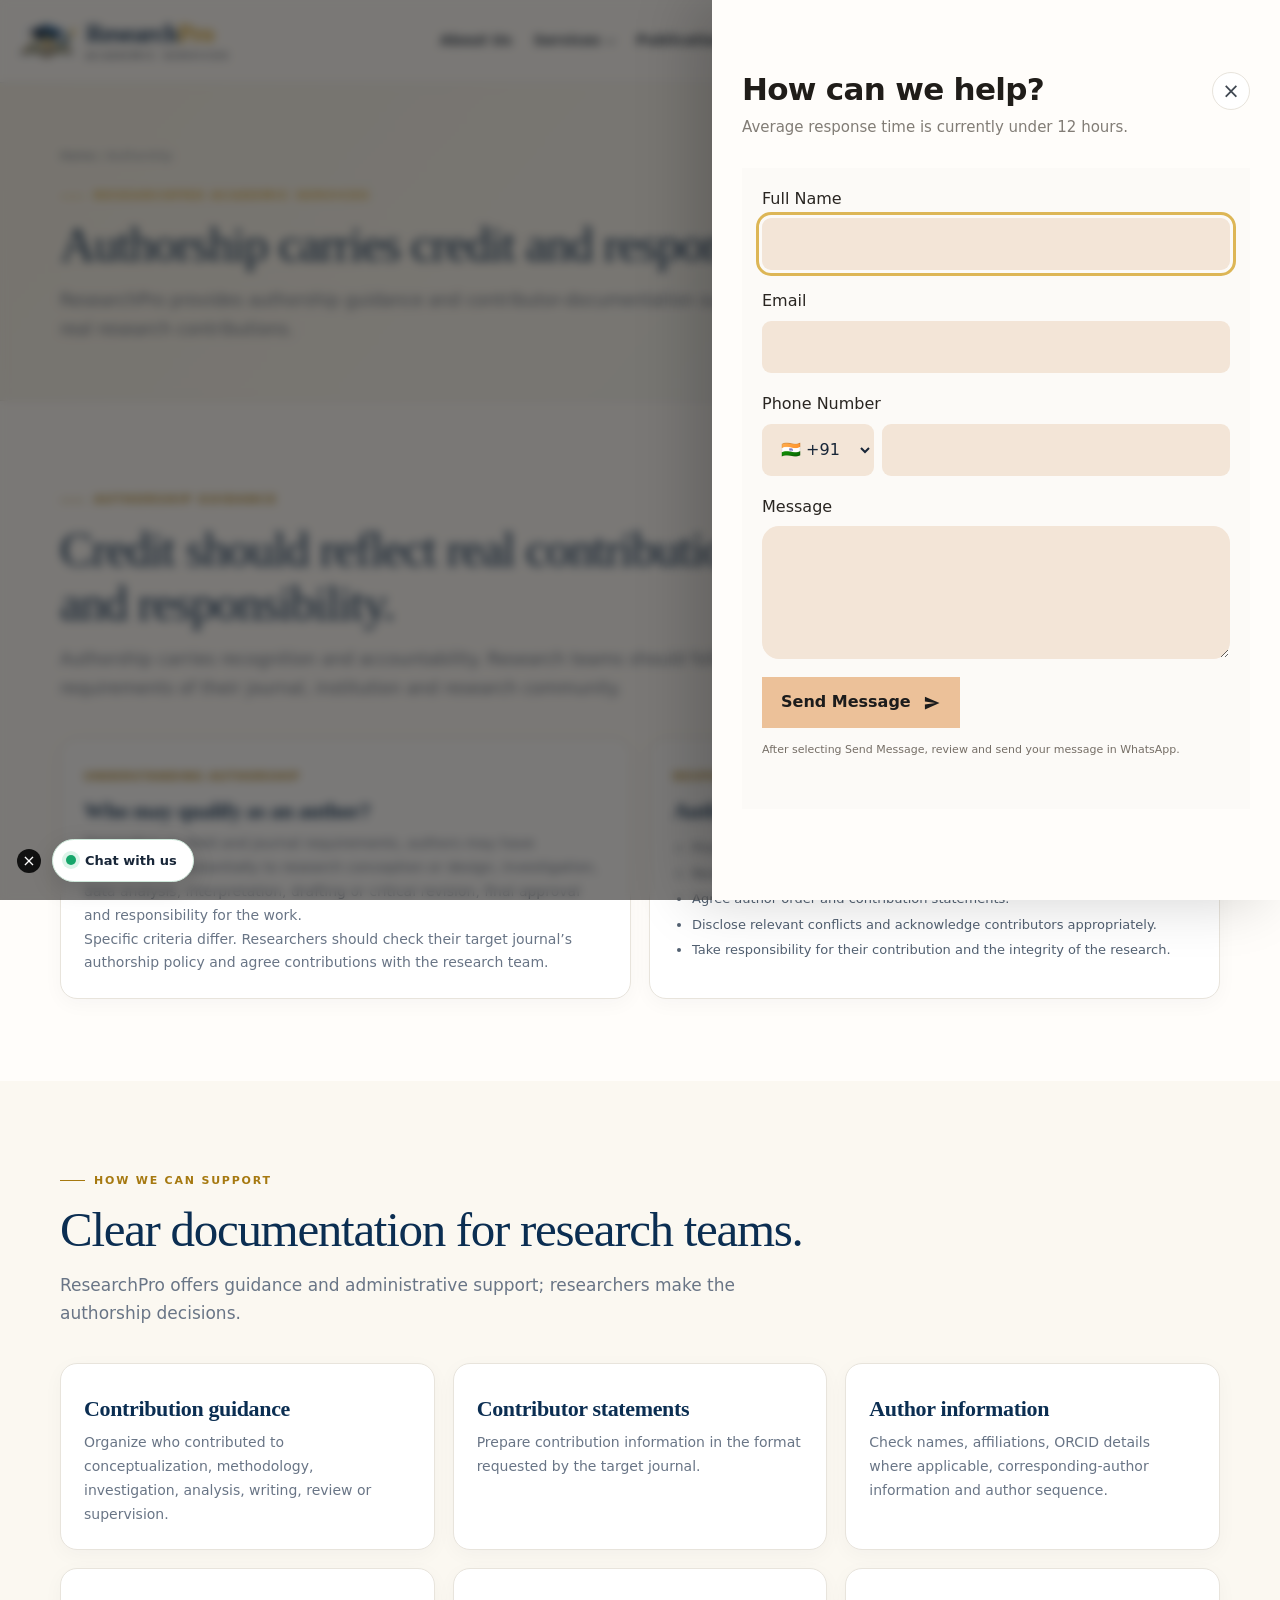
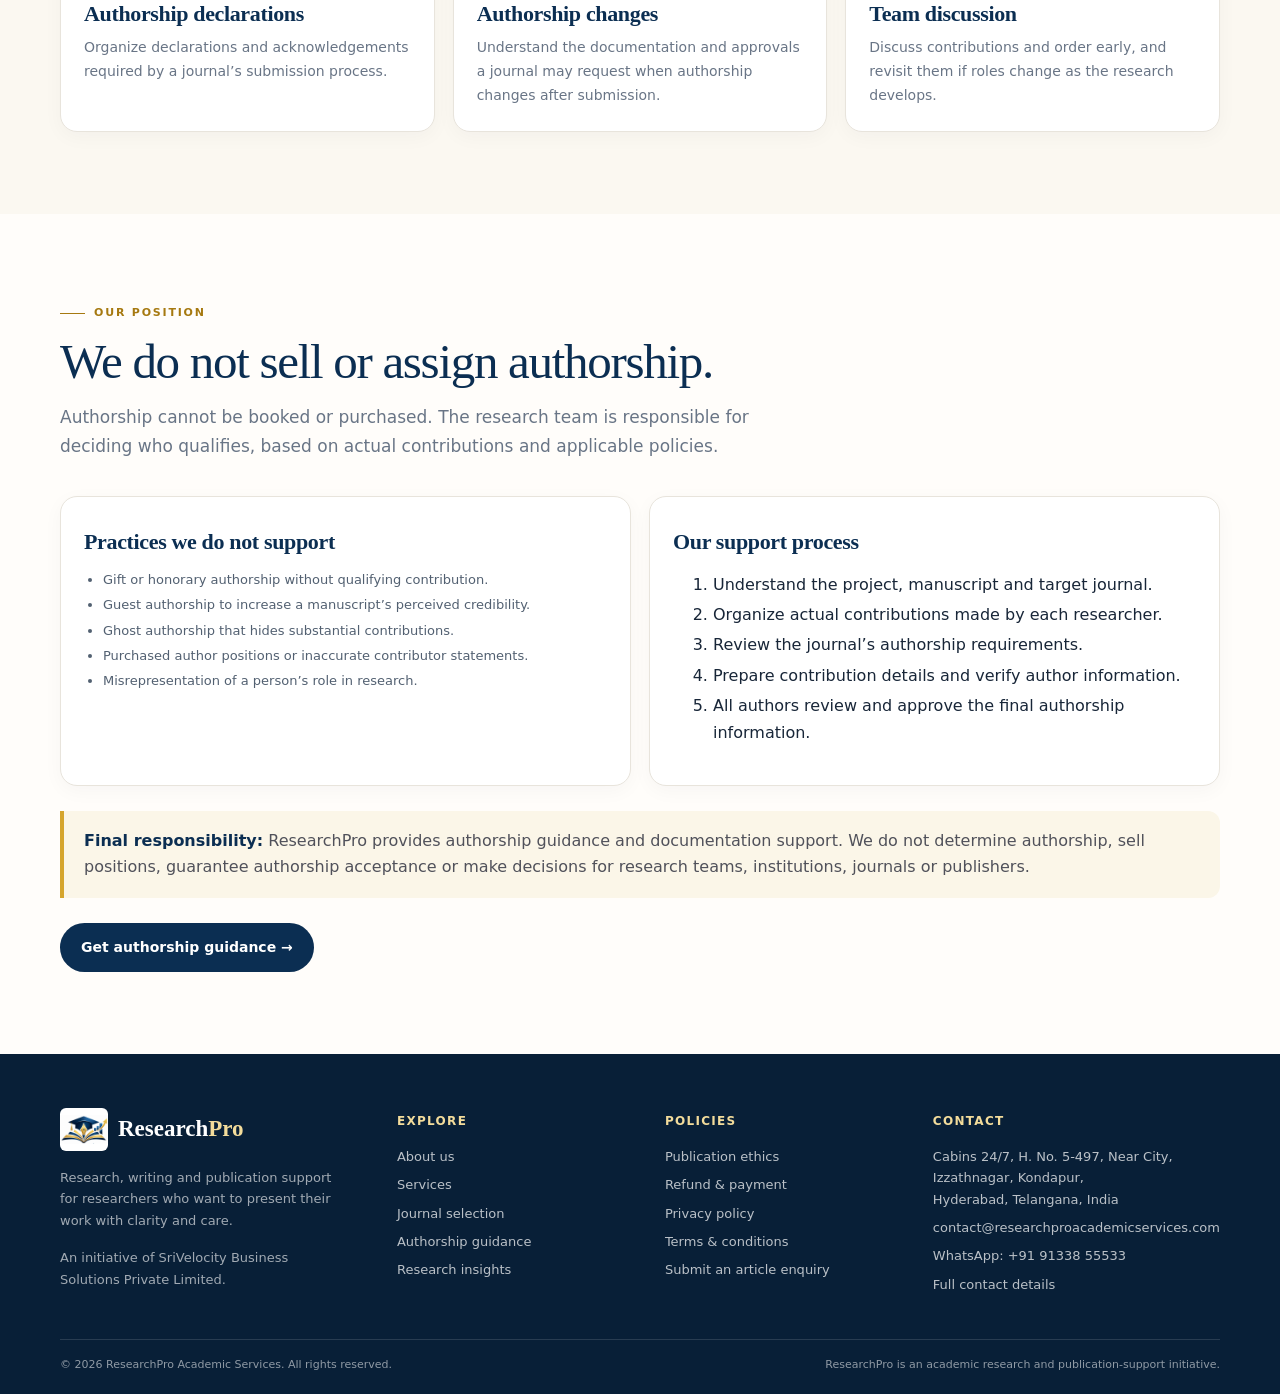
<file: authorship.html>
<!doctype html>
<html lang="en">
<head>
  <meta charset="utf-8">
  <meta name="viewport" content="width=device-width, initial-scale=1">
  <meta name="theme-color" content="#0b2e52">
  <meta name="description" content="ResearchPro Academic Services offers academic writing, editing, journal-selection and publication support for researchers and scholars.">
  <title>Authorship Guidance | ResearchPro Academic Services</title>
  <link rel="icon" href="assets/favicon.svg" type="image/svg+xml">
  <link rel="stylesheet" href="assets/site.css">
</head>
<body>

<a class="skip-link" href="#main-content">Skip to content</a>
<header class="site-header">
  <div class="header-inner">
    <a class="brand" href="index.html" aria-label="ResearchPro Academic Services home">
      <img class="brand-mark" src="assets/researchpro-mark.png" alt="">
      <span class="wordmark"><strong>Research<span>Pro</span></strong><small>ACADEMIC SERVICES</small></span>
    </a>
    <button class="menu-button" type="button" aria-label="Open navigation menu" aria-expanded="false" aria-controls="main-nav"><span></span></button>
    <nav class="main-nav" id="main-nav" aria-label="Main navigation">
      <a class="nav-link" href="about.html">About Us</a>
      <div class="nav-item">
        <button class="nav-toggle" type="button" aria-haspopup="true" aria-expanded="false" data-menu-trigger>Services <i class="chevron"></i></button>
        <div class="dropdown">
          <a href="services.html">Explore all services</a>
          <div class="subnav">
            <button class="subnav-trigger" type="button" aria-haspopup="true" aria-expanded="false" data-menu-trigger>Writing Services <span class="arrow">›</span></button>
            <div class="subdropdown">
              <a href="services.html#writing-services">Writing overview</a>
              <a href="services.html#research-writing">Research paper writing support</a>
              <a href="services.html#editing-proofreading">Editing &amp; proofreading</a>
              <a href="services.html#synopsis">Synopsis assistance</a>
              <a href="services.html#proposal">Proposal assistance</a>
              <a href="services.html#dissertation">Dissertation support</a>
            </div>
          </div>
          <div class="subnav">
            <button class="subnav-trigger" type="button" aria-haspopup="true" aria-expanded="false" data-menu-trigger>Publication Support <span class="arrow">›</span></button>
            <div class="subdropdown">
              <a href="services.html#publication-support">Publication overview</a>
              <a href="services.html#systematic-review">Systematic literature review</a>
              <a href="services.html#similarity-screening">Similarity screening</a>
              <a href="services.html#peer-style-review">Peer-style manuscript review</a>
              <a href="services.html#research-presentation">Research presentation</a>
            </div>
          </div>
          <div class="subnav">
            <button class="subnav-trigger" type="button" aria-haspopup="true" aria-expanded="false" data-menu-trigger>PhD Support <span class="arrow">›</span></button>
            <div class="subdropdown">
              <a href="services.html#phd-support">PhD support overview</a>
              <a href="services.html#research-assistance">Research assistance</a>
              <a href="services.html#thesis-support">Thesis support</a>
              <a href="services.html#topic-consultation">Topic consultation</a>
              <a href="services.html#research-consultation">Research consultation</a>
            </div>
          </div>
          <div class="subnav">
            <button class="subnav-trigger" type="button" aria-haspopup="true" aria-expanded="false" data-menu-trigger>Add-On Services <span class="arrow">›</span></button>
            <div class="subdropdown">
              <a href="services.html#add-on-services">Add-on overview</a>
              <a href="services.html#journal-website-setup">Journal website setup</a>
              <a href="services.html#doi-integration">DOI workflow guidance</a>
            </div>
          </div>
        </div>
      </div>
      <div class="nav-item">
        <button class="nav-toggle" type="button" aria-haspopup="true" aria-expanded="false" data-menu-trigger>Publication <i class="chevron"></i></button>
        <div class="dropdown">
          <a href="publication.html#about-publication">About Publication</a>
          <a href="publication.html#journals">Journal Selection</a>
          <a href="publication.html#submit-article">Submit an Article</a>
          <a href="publication.html#call-for-papers">Call for Papers</a>
          <a href="publication.html#publication-assistance">Publication Assistance</a>
        </div>
      </div>
      <div class="nav-item">
        <button class="nav-toggle" type="button" aria-haspopup="true" aria-expanded="false" data-menu-trigger>Policy <i class="chevron"></i></button>
        <div class="dropdown">
          <a href="policies.html#ethics">Publication Ethics</a>
          <a href="policies.html#refund">Refund &amp; Payment Policy</a>
          <a href="policies.html#privacy">Privacy Policy</a>
          <a href="policies.html#terms">Terms &amp; Conditions</a>
        </div>
      </div>
      <a class="nav-link" href="authorship.html">Authorship</a>
      <a class="nav-link" href="publication.html#submit-article">Submit Article</a>
      <a class="nav-link" href="insights.html">Blogs</a>
    </nav>
    <button class="header-cta" type="button" data-open-contact>Contact</button>
  </div>
</header>

<section class="page-intro"><div class="wrap"><div class="breadcrumbs"><a href="index.html">Home</a> / Authorship</div><span class="eyebrow">ResearchPro Academic Services</span><h1>Authorship carries credit and responsibility.</h1><p>ResearchPro provides authorship guidance and contributor-documentation support based on real research contributions.</p></div></section>
<main id="main-content">
<section class="section">
  <div class="wrap">
    <div class="section-heading">
      <span class="eyebrow">Authorship guidance</span>
      <h2>Credit should reflect real contribution and responsibility.</h2>
      <p>Authorship carries recognition and accountability. Research teams should follow the requirements of their journal, institution and research community.</p>
    </div>
    <div class="grid-2">
      <article class="card"><span class="card-index">UNDERSTANDING AUTHORSHIP</span><h3>Who may qualify as an author?</h3><p>Depending on field and journal requirements, authors may have contributed substantially to research conception or design, investigation, data analysis, interpretation, drafting or critical revision, final approval and responsibility for the work.</p><p>Specific criteria differ. Researchers should check their target journal’s authorship policy and agree contributions with the research team.</p></article>
      <article class="card"><span class="card-index">RESPONSIBILITY</span><h3>Authors share responsibility</h3><ul><li>Provide accurate author and affiliation details.</li><li>Review and approve the submitted manuscript.</li><li>Agree author order and contribution statements.</li><li>Disclose relevant conflicts and acknowledge contributors appropriately.</li><li>Take responsibility for their contribution and the integrity of the research.</li></ul></article>
    </div>
  </div>
</section>
<section class="section section-cream">
  <div class="wrap">
    <div class="section-heading"><span class="eyebrow">How we can support</span><h2>Clear documentation for research teams.</h2><p>ResearchPro offers guidance and administrative support; researchers make the authorship decisions.</p></div>
    <div class="grid-3">
      <article class="card"><h3>Contribution guidance</h3><p>Organize who contributed to conceptualization, methodology, investigation, analysis, writing, review or supervision.</p></article>
      <article class="card"><h3>Contributor statements</h3><p>Prepare contribution information in the format requested by the target journal.</p></article>
      <article class="card"><h3>Author information</h3><p>Check names, affiliations, ORCID details where applicable, corresponding-author information and author sequence.</p></article>
      <article class="card"><h3>Authorship declarations</h3><p>Organize declarations and acknowledgements required by a journal’s submission process.</p></article>
      <article class="card"><h3>Authorship changes</h3><p>Understand the documentation and approvals a journal may request when authorship changes after submission.</p></article>
      <article class="card"><h3>Team discussion</h3><p>Discuss contributions and order early, and revisit them if roles change as the research develops.</p></article>
    </div>
  </div>
</section>
<section class="section">
  <div class="wrap">
    <div class="section-heading"><span class="eyebrow">Our position</span><h2>We do not sell or assign authorship.</h2><p>Authorship cannot be booked or purchased. The research team is responsible for deciding who qualifies, based on actual contributions and applicable policies.</p></div>
    <div class="grid-2">
      <div class="card"><h3>Practices we do not support</h3><ul><li>Gift or honorary authorship without qualifying contribution.</li><li>Guest authorship to increase a manuscript’s perceived credibility.</li><li>Ghost authorship that hides substantial contributions.</li><li>Purchased author positions or inaccurate contributor statements.</li><li>Misrepresentation of a person’s role in research.</li></ul></div>
      <div class="card"><h3>Our support process</h3><ol><li>Understand the project, manuscript and target journal.</li><li>Organize actual contributions made by each researcher.</li><li>Review the journal’s authorship requirements.</li><li>Prepare contribution details and verify author information.</li><li>All authors review and approve the final authorship information.</li></ol></div>
    </div>
    <div class="note-box"><strong>Final responsibility:</strong> ResearchPro provides authorship guidance and documentation support. We do not determine authorship, sell positions, guarantee authorship acceptance or make decisions for research teams, institutions, journals or publishers.</div>
    <button class="button button-navy" type="button" data-open-contact>Get authorship guidance →</button>
  </div>
</section>
</main>

<footer class="site-footer">
  <div class="wrap">
    <div class="footer-grid">
      <div>
        <a class="footer-brand" href="index.html">
          <img src="assets/researchpro-mark.png" alt="">
          <strong>Research<span>Pro</span></strong>
        </a>
        <p class="footer-copy">Research, writing and publication support for researchers who want to present their work with clarity and care.</p>
        <p class="footer-copy">An initiative of SriVelocity Business Solutions Private Limited.</p>
      </div>
      <div class="footer-col">
        <h3>Explore</h3>
        <a href="about.html">About us</a>
        <a href="services.html">Services</a>
        <a href="publication.html#journals">Journal selection</a>
        <a href="authorship.html">Authorship guidance</a>
        <a href="insights.html">Research insights</a>
      </div>
      <div class="footer-col">
        <h3>Policies</h3>
        <a href="policies.html#ethics">Publication ethics</a>
        <a href="policies.html#refund">Refund &amp; payment</a>
        <a href="policies.html#privacy">Privacy policy</a>
        <a href="policies.html#terms">Terms &amp; conditions</a>
        <a href="publication.html#submit-article">Submit an article enquiry</a>
      </div>
      <div class="footer-col">
        <h3>Contact</h3>
        <p>Cabins 24/7, H. No. 5-497, Near City,<br>Izzathnagar, Kondapur,<br>Hyderabad, Telangana, India</p>
        <a href="mailto:contact@researchproacademicservices.com">contact@researchproacademicservices.com</a>
        <a href="https://wa.me/919133855533" target="_blank" rel="noopener">WhatsApp: +91 91338 55533</a>
        <a href="contact.html">Full contact details</a>
      </div>
    </div>
    <div class="footer-bottom">
      <span>© <span data-current-year>2026</span> ResearchPro Academic Services. All rights reserved.</span>
      <span>ResearchPro is an academic research and publication-support initiative.</span>
    </div>
  </div>
</footer>


<div class="floating-rail" aria-label="Quick contact and social links">
  <button class="rail-button rail-contact" type="button" data-open-contact aria-haspopup="dialog" aria-controls="contact-panel">CONTACT</button>
  <a class="rail-button rail-social" href="https://www.facebook.com/people/ResearchPro-Academic-Services/61595153243294/" target="_blank" rel="noopener" aria-label="ResearchPro on Facebook">
    <svg viewBox="0 0 24 24" aria-hidden="true"><path d="M13.4 21v-8.2h2.8l.4-3.2h-3.2V7.5c0-.9.3-1.5 1.6-1.5h1.7V3.1c-.3 0-1.4-.1-2.7-.1-2.7 0-4.5 1.6-4.5 4.6v2H6.7v3.2h2.8V21h3.9z"/></svg>
  </a>
  <a class="rail-button rail-social instagram" href="https://www.instagram.com/researchpro_academic_services/" target="_blank" rel="noopener" aria-label="ResearchPro on Instagram">
    <svg viewBox="0 0 24 24" aria-hidden="true"><path d="M7.1 2.5h9.8a4.6 4.6 0 0 1 4.6 4.6v9.8a4.6 4.6 0 0 1-4.6 4.6H7.1a4.6 4.6 0 0 1-4.6-4.6V7.1a4.6 4.6 0 0 1 4.6-4.6zm0 1.9a2.7 2.7 0 0 0-2.7 2.7v9.8a2.7 2.7 0 0 0 2.7 2.7h9.8a2.7 2.7 0 0 0 2.7-2.7V7.1a2.7 2.7 0 0 0-2.7-2.7H7.1zm4.9 3.1a4.5 4.5 0 1 1 0 9 4.5 4.5 0 0 1 0-9zm0 1.9a2.6 2.6 0 1 0 0 5.2 2.6 2.6 0 0 0 0-5.2zm5-3.1a1.1 1.1 0 1 1 0 2.2 1.1 1.1 0 0 1 0-2.2z"/></svg>
  </a>
  <a class="rail-button rail-social youtube" href="https://www.youtube.com/@ResearchProAcademicServices" target="_blank" rel="noopener" aria-label="ResearchPro on YouTube">
    <svg viewBox="0 0 24 24" aria-hidden="true"><path d="M23.2 7a3 3 0 0 0-2.1-2.1C19.2 4.4 12 4.4 12 4.4s-7.2 0-9.1.5A3 3 0 0 0 .8 7 31 31 0 0 0 .3 12a31 31 0 0 0 .5 5 3 3 0 0 0 2.1 2.1c1.9.5 9.1.5 9.1.5s7.2 0 9.1-.5a3 3 0 0 0 2.1-2.1 31 31 0 0 0 .5-5 31 31 0 0 0-.5-5zM9.6 15.9V8.1L16.2 12l-6.6 3.9z"/></svg>
  </a>
</div>
<button class="chat-dismiss" type="button" data-dismiss-chat aria-label="Hide WhatsApp chat shortcut">×</button>
<a class="chat-bubble" href="https://wa.me/919133855533?text=Hello%20ResearchPro%2C%20I%27d%20like%20to%20talk%20about%20academic%20support." target="_blank" rel="noopener">Chat with us</a>


<div class="drawer-overlay" aria-hidden="true" data-close-contact></div>
<aside class="contact-drawer" id="contact-panel" role="dialog" aria-modal="true" aria-labelledby="drawer-title" aria-hidden="true" inert>
  <div class="drawer-head">
    <div>
      <h2 id="drawer-title">How can we help?</h2>
      <p>Average response time is currently under 12 hours.</p>
    </div>
    <button class="drawer-close" type="button" aria-label="Close contact form">×</button>
  </div>
  <form class="drawer-form" data-wa-form>
    <div class="field"><label for="drawer-name">Full Name</label><input id="drawer-name" name="name" autocomplete="name" required></div>
    <div class="field"><label for="drawer-email">Email</label><input id="drawer-email" name="email" type="email" autocomplete="email" required></div>
    <div class="field">
      <label for="drawer-phone">Phone Number</label>
      <div class="phone-field">
        <select name="countryCode" aria-label="Country calling code">
          <option value="+91" selected>🇮🇳 +91</option><option value="+1">🇺🇸 +1</option><option value="+44">🇬🇧 +44</option><option value="+61">🇦🇺 +61</option><option value="+971">🇦🇪 +971</option>
        </select>
        <input id="drawer-phone" name="phone" type="tel" autocomplete="tel-national" required>
      </div>
    </div>
    <div class="field"><label for="drawer-message">Message</label><textarea id="drawer-message" name="message" required></textarea></div>
    <button class="drawer-submit" type="submit">Send Message <svg viewBox="0 0 24 24" aria-hidden="true"><path fill="currentColor" d="M2.6 20.5 22 12 2.6 3.5l-.1 6.6 13.9 1.9-13.9 1.9.1 6.6z"/></svg></button>
    <p class="drawer-privacy">After selecting Send Message, review and send your message in WhatsApp.</p>
    <p class="form-message" aria-live="polite"></p>
  </form>
</aside>

<script src="assets/site.js"></script>
</body>
</html>
</file>
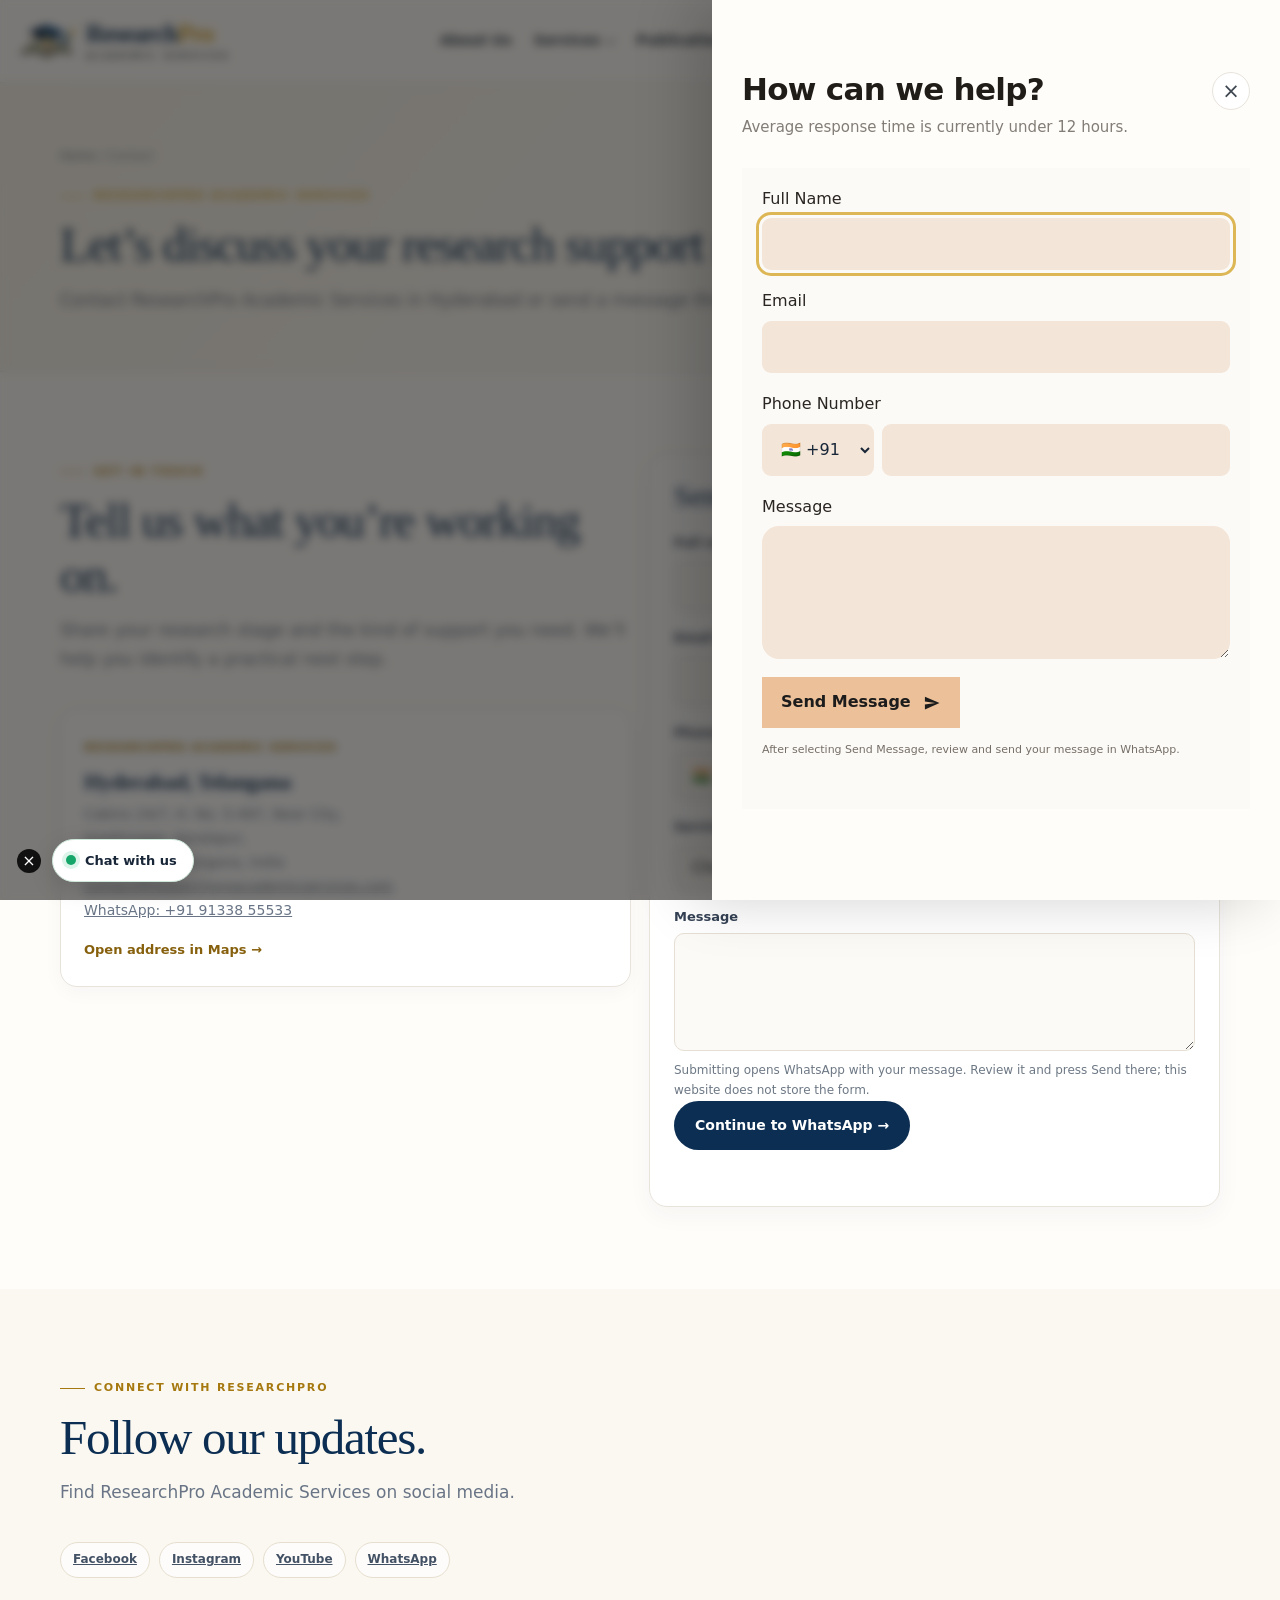
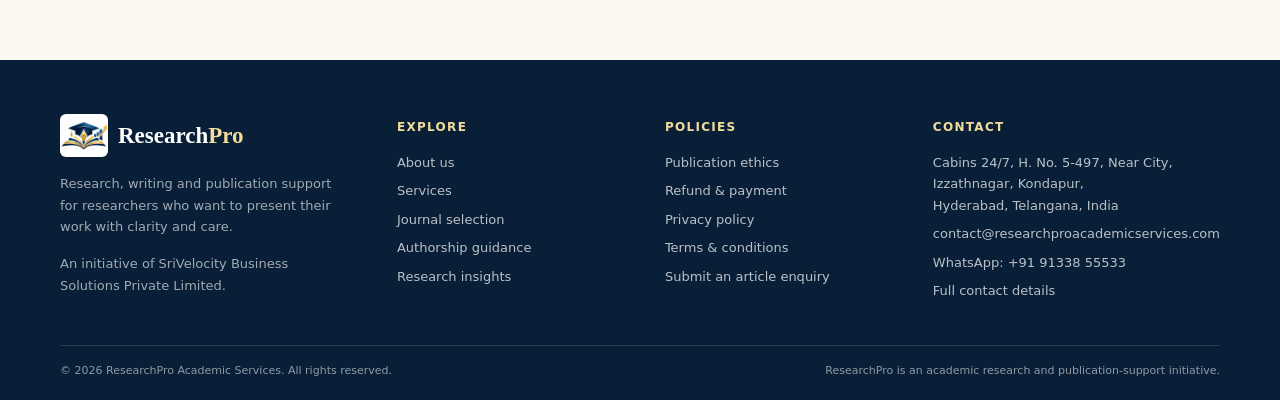
<file: contact.html>
<!doctype html>
<html lang="en">
<head>
  <meta charset="utf-8">
  <meta name="viewport" content="width=device-width, initial-scale=1">
  <meta name="theme-color" content="#0b2e52">
  <meta name="description" content="ResearchPro Academic Services offers academic writing, editing, journal-selection and publication support for researchers and scholars.">
  <title>Contact ResearchPro | ResearchPro Academic Services</title>
  <link rel="icon" href="assets/favicon.svg" type="image/svg+xml">
  <link rel="stylesheet" href="assets/site.css">
</head>
<body>

<a class="skip-link" href="#main-content">Skip to content</a>
<header class="site-header">
  <div class="header-inner">
    <a class="brand" href="index.html" aria-label="ResearchPro Academic Services home">
      <img class="brand-mark" src="assets/researchpro-mark.png" alt="">
      <span class="wordmark"><strong>Research<span>Pro</span></strong><small>ACADEMIC SERVICES</small></span>
    </a>
    <button class="menu-button" type="button" aria-label="Open navigation menu" aria-expanded="false" aria-controls="main-nav"><span></span></button>
    <nav class="main-nav" id="main-nav" aria-label="Main navigation">
      <a class="nav-link" href="about.html">About Us</a>
      <div class="nav-item">
        <button class="nav-toggle" type="button" aria-haspopup="true" aria-expanded="false" data-menu-trigger>Services <i class="chevron"></i></button>
        <div class="dropdown">
          <a href="services.html">Explore all services</a>
          <div class="subnav">
            <button class="subnav-trigger" type="button" aria-haspopup="true" aria-expanded="false" data-menu-trigger>Writing Services <span class="arrow">›</span></button>
            <div class="subdropdown">
              <a href="services.html#writing-services">Writing overview</a>
              <a href="services.html#research-writing">Research paper writing support</a>
              <a href="services.html#editing-proofreading">Editing &amp; proofreading</a>
              <a href="services.html#synopsis">Synopsis assistance</a>
              <a href="services.html#proposal">Proposal assistance</a>
              <a href="services.html#dissertation">Dissertation support</a>
            </div>
          </div>
          <div class="subnav">
            <button class="subnav-trigger" type="button" aria-haspopup="true" aria-expanded="false" data-menu-trigger>Publication Support <span class="arrow">›</span></button>
            <div class="subdropdown">
              <a href="services.html#publication-support">Publication overview</a>
              <a href="services.html#systematic-review">Systematic literature review</a>
              <a href="services.html#similarity-screening">Similarity screening</a>
              <a href="services.html#peer-style-review">Peer-style manuscript review</a>
              <a href="services.html#research-presentation">Research presentation</a>
            </div>
          </div>
          <div class="subnav">
            <button class="subnav-trigger" type="button" aria-haspopup="true" aria-expanded="false" data-menu-trigger>PhD Support <span class="arrow">›</span></button>
            <div class="subdropdown">
              <a href="services.html#phd-support">PhD support overview</a>
              <a href="services.html#research-assistance">Research assistance</a>
              <a href="services.html#thesis-support">Thesis support</a>
              <a href="services.html#topic-consultation">Topic consultation</a>
              <a href="services.html#research-consultation">Research consultation</a>
            </div>
          </div>
          <div class="subnav">
            <button class="subnav-trigger" type="button" aria-haspopup="true" aria-expanded="false" data-menu-trigger>Add-On Services <span class="arrow">›</span></button>
            <div class="subdropdown">
              <a href="services.html#add-on-services">Add-on overview</a>
              <a href="services.html#journal-website-setup">Journal website setup</a>
              <a href="services.html#doi-integration">DOI workflow guidance</a>
            </div>
          </div>
        </div>
      </div>
      <div class="nav-item">
        <button class="nav-toggle" type="button" aria-haspopup="true" aria-expanded="false" data-menu-trigger>Publication <i class="chevron"></i></button>
        <div class="dropdown">
          <a href="publication.html#about-publication">About Publication</a>
          <a href="publication.html#journals">Journal Selection</a>
          <a href="publication.html#submit-article">Submit an Article</a>
          <a href="publication.html#call-for-papers">Call for Papers</a>
          <a href="publication.html#publication-assistance">Publication Assistance</a>
        </div>
      </div>
      <div class="nav-item">
        <button class="nav-toggle" type="button" aria-haspopup="true" aria-expanded="false" data-menu-trigger>Policy <i class="chevron"></i></button>
        <div class="dropdown">
          <a href="policies.html#ethics">Publication Ethics</a>
          <a href="policies.html#refund">Refund &amp; Payment Policy</a>
          <a href="policies.html#privacy">Privacy Policy</a>
          <a href="policies.html#terms">Terms &amp; Conditions</a>
        </div>
      </div>
      <a class="nav-link" href="authorship.html">Authorship</a>
      <a class="nav-link" href="publication.html#submit-article">Submit Article</a>
      <a class="nav-link" href="insights.html">Blogs</a>
    </nav>
    <button class="header-cta" type="button" data-open-contact>Contact</button>
  </div>
</header>

<section class="page-intro"><div class="wrap"><div class="breadcrumbs"><a href="index.html">Home</a> / Contact</div><span class="eyebrow">ResearchPro Academic Services</span><h1>Let’s discuss your research support needs.</h1><p>Contact ResearchPro Academic Services in Hyderabad or send a message through WhatsApp.</p></div></section>
<main id="main-content">
<section class="section">
  <div class="wrap grid-2">
    <div>
      <div class="section-heading">
        <span class="eyebrow">Get in touch</span>
        <h2>Tell us what you’re working on.</h2>
        <p>Share your research stage and the kind of support you need. We’ll help you identify a practical next step.</p>
      </div>
      <div class="card">
        <span class="card-index">RESEARCHPRO ACADEMIC SERVICES</span>
        <h3>Hyderabad, Telangana</h3>
        <p>Cabins 24/7, H. No. 5-497, Near City,<br>Izzathnagar, Kondapur,<br>Hyderabad, Telangana, India</p>
        <p><a href="mailto:contact@researchproacademicservices.com">contact@researchproacademicservices.com</a></p>
        <p><a href="https://wa.me/919133855533" target="_blank" rel="noopener">WhatsApp: +91 91338 55533</a></p>
        <a class="card-link" href="https://www.google.com/maps/search/?api=1&amp;query=Cabins%2024%2F7%2C%20H%20No%205-497%2C%20Izzathnagar%2C%20Kondapur%2C%20Hyderabad%2C%20Telangana" target="_blank" rel="noopener">Open address in Maps →</a>
      </div>
    </div>
    <form class="form-card" data-wa-form>
      <h2 style="font:500 29px/1.2 Georgia,serif;color:#0b2e52;margin:0 0 18px">Send an enquiry</h2>
      <div class="form-grid">
        <div class="field full"><label for="contact-name">Full name</label><input id="contact-name" name="name" autocomplete="name" required></div>
        <div class="field full"><label for="contact-email">Email</label><input id="contact-email" name="email" type="email" autocomplete="email" required></div>
        <div class="field full"><label for="contact-phone">Phone number</label><div class="phone-field"><select name="countryCode" aria-label="Country calling code"><option value="+91" selected>🇮🇳 +91</option><option value="+1">🇺🇸 +1</option><option value="+44">🇬🇧 +44</option><option value="+61">🇦🇺 +61</option><option value="+971">🇦🇪 +971</option></select><input id="contact-phone" name="phone" type="tel" autocomplete="tel-national" required></div></div>
        <div class="field full"><label for="contact-topic">Service area</label><select id="contact-topic" name="topic"><option value="">Choose an area (optional)</option><option>Research writing</option><option>Editing and proofreading</option><option>Publication support</option><option>PhD and thesis support</option><option>Authorship guidance</option><option>Other</option></select></div>
        <div class="field full"><label for="contact-message">Message</label><textarea id="contact-message" name="message" required></textarea></div>
      </div>
      <p class="form-footnote">Submitting opens WhatsApp with your message. Review it and press Send there; this website does not store the form.</p>
      <button class="button button-navy" type="submit">Continue to WhatsApp →</button>
      <p class="form-message" aria-live="polite"></p>
    </form>
  </div>
</section>
<section class="section section-cream">
  <div class="wrap">
    <div class="section-heading"><span class="eyebrow">Connect with ResearchPro</span><h2>Follow our updates.</h2><p>Find ResearchPro Academic Services on social media.</p></div>
    <div class="pill-row">
      <a class="pill" href="https://www.facebook.com/people/ResearchPro-Academic-Services/61595153243294/" target="_blank" rel="noopener">Facebook</a>
      <a class="pill" href="https://www.instagram.com/researchpro_academic_services/" target="_blank" rel="noopener">Instagram</a>
      <a class="pill" href="https://www.youtube.com/@ResearchProAcademicServices" target="_blank" rel="noopener">YouTube</a>
      <a class="pill" href="https://wa.me/919133855533" target="_blank" rel="noopener">WhatsApp</a>
    </div>
  </div>
</section>
</main>

<footer class="site-footer">
  <div class="wrap">
    <div class="footer-grid">
      <div>
        <a class="footer-brand" href="index.html">
          <img src="assets/researchpro-mark.png" alt="">
          <strong>Research<span>Pro</span></strong>
        </a>
        <p class="footer-copy">Research, writing and publication support for researchers who want to present their work with clarity and care.</p>
        <p class="footer-copy">An initiative of SriVelocity Business Solutions Private Limited.</p>
      </div>
      <div class="footer-col">
        <h3>Explore</h3>
        <a href="about.html">About us</a>
        <a href="services.html">Services</a>
        <a href="publication.html#journals">Journal selection</a>
        <a href="authorship.html">Authorship guidance</a>
        <a href="insights.html">Research insights</a>
      </div>
      <div class="footer-col">
        <h3>Policies</h3>
        <a href="policies.html#ethics">Publication ethics</a>
        <a href="policies.html#refund">Refund &amp; payment</a>
        <a href="policies.html#privacy">Privacy policy</a>
        <a href="policies.html#terms">Terms &amp; conditions</a>
        <a href="publication.html#submit-article">Submit an article enquiry</a>
      </div>
      <div class="footer-col">
        <h3>Contact</h3>
        <p>Cabins 24/7, H. No. 5-497, Near City,<br>Izzathnagar, Kondapur,<br>Hyderabad, Telangana, India</p>
        <a href="mailto:contact@researchproacademicservices.com">contact@researchproacademicservices.com</a>
        <a href="https://wa.me/919133855533" target="_blank" rel="noopener">WhatsApp: +91 91338 55533</a>
        <a href="contact.html">Full contact details</a>
      </div>
    </div>
    <div class="footer-bottom">
      <span>© <span data-current-year>2026</span> ResearchPro Academic Services. All rights reserved.</span>
      <span>ResearchPro is an academic research and publication-support initiative.</span>
    </div>
  </div>
</footer>


<div class="floating-rail" aria-label="Quick contact and social links">
  <button class="rail-button rail-contact" type="button" data-open-contact aria-haspopup="dialog" aria-controls="contact-panel">CONTACT</button>
  <a class="rail-button rail-social" href="https://www.facebook.com/people/ResearchPro-Academic-Services/61595153243294/" target="_blank" rel="noopener" aria-label="ResearchPro on Facebook">
    <svg viewBox="0 0 24 24" aria-hidden="true"><path d="M13.4 21v-8.2h2.8l.4-3.2h-3.2V7.5c0-.9.3-1.5 1.6-1.5h1.7V3.1c-.3 0-1.4-.1-2.7-.1-2.7 0-4.5 1.6-4.5 4.6v2H6.7v3.2h2.8V21h3.9z"/></svg>
  </a>
  <a class="rail-button rail-social instagram" href="https://www.instagram.com/researchpro_academic_services/" target="_blank" rel="noopener" aria-label="ResearchPro on Instagram">
    <svg viewBox="0 0 24 24" aria-hidden="true"><path d="M7.1 2.5h9.8a4.6 4.6 0 0 1 4.6 4.6v9.8a4.6 4.6 0 0 1-4.6 4.6H7.1a4.6 4.6 0 0 1-4.6-4.6V7.1a4.6 4.6 0 0 1 4.6-4.6zm0 1.9a2.7 2.7 0 0 0-2.7 2.7v9.8a2.7 2.7 0 0 0 2.7 2.7h9.8a2.7 2.7 0 0 0 2.7-2.7V7.1a2.7 2.7 0 0 0-2.7-2.7H7.1zm4.9 3.1a4.5 4.5 0 1 1 0 9 4.5 4.5 0 0 1 0-9zm0 1.9a2.6 2.6 0 1 0 0 5.2 2.6 2.6 0 0 0 0-5.2zm5-3.1a1.1 1.1 0 1 1 0 2.2 1.1 1.1 0 0 1 0-2.2z"/></svg>
  </a>
  <a class="rail-button rail-social youtube" href="https://www.youtube.com/@ResearchProAcademicServices" target="_blank" rel="noopener" aria-label="ResearchPro on YouTube">
    <svg viewBox="0 0 24 24" aria-hidden="true"><path d="M23.2 7a3 3 0 0 0-2.1-2.1C19.2 4.4 12 4.4 12 4.4s-7.2 0-9.1.5A3 3 0 0 0 .8 7 31 31 0 0 0 .3 12a31 31 0 0 0 .5 5 3 3 0 0 0 2.1 2.1c1.9.5 9.1.5 9.1.5s7.2 0 9.1-.5a3 3 0 0 0 2.1-2.1 31 31 0 0 0 .5-5 31 31 0 0 0-.5-5zM9.6 15.9V8.1L16.2 12l-6.6 3.9z"/></svg>
  </a>
</div>
<button class="chat-dismiss" type="button" data-dismiss-chat aria-label="Hide WhatsApp chat shortcut">×</button>
<a class="chat-bubble" href="https://wa.me/919133855533?text=Hello%20ResearchPro%2C%20I%27d%20like%20to%20talk%20about%20academic%20support." target="_blank" rel="noopener">Chat with us</a>


<div class="drawer-overlay" aria-hidden="true" data-close-contact></div>
<aside class="contact-drawer" id="contact-panel" role="dialog" aria-modal="true" aria-labelledby="drawer-title" aria-hidden="true" inert>
  <div class="drawer-head">
    <div>
      <h2 id="drawer-title">How can we help?</h2>
      <p>Average response time is currently under 12 hours.</p>
    </div>
    <button class="drawer-close" type="button" aria-label="Close contact form">×</button>
  </div>
  <form class="drawer-form" data-wa-form>
    <div class="field"><label for="drawer-name">Full Name</label><input id="drawer-name" name="name" autocomplete="name" required></div>
    <div class="field"><label for="drawer-email">Email</label><input id="drawer-email" name="email" type="email" autocomplete="email" required></div>
    <div class="field">
      <label for="drawer-phone">Phone Number</label>
      <div class="phone-field">
        <select name="countryCode" aria-label="Country calling code">
          <option value="+91" selected>🇮🇳 +91</option><option value="+1">🇺🇸 +1</option><option value="+44">🇬🇧 +44</option><option value="+61">🇦🇺 +61</option><option value="+971">🇦🇪 +971</option>
        </select>
        <input id="drawer-phone" name="phone" type="tel" autocomplete="tel-national" required>
      </div>
    </div>
    <div class="field"><label for="drawer-message">Message</label><textarea id="drawer-message" name="message" required></textarea></div>
    <button class="drawer-submit" type="submit">Send Message <svg viewBox="0 0 24 24" aria-hidden="true"><path fill="currentColor" d="M2.6 20.5 22 12 2.6 3.5l-.1 6.6 13.9 1.9-13.9 1.9.1 6.6z"/></svg></button>
    <p class="drawer-privacy">After selecting Send Message, review and send your message in WhatsApp.</p>
    <p class="form-message" aria-live="polite"></p>
  </form>
</aside>

<script src="assets/site.js"></script>
</body>
</html>
</file>
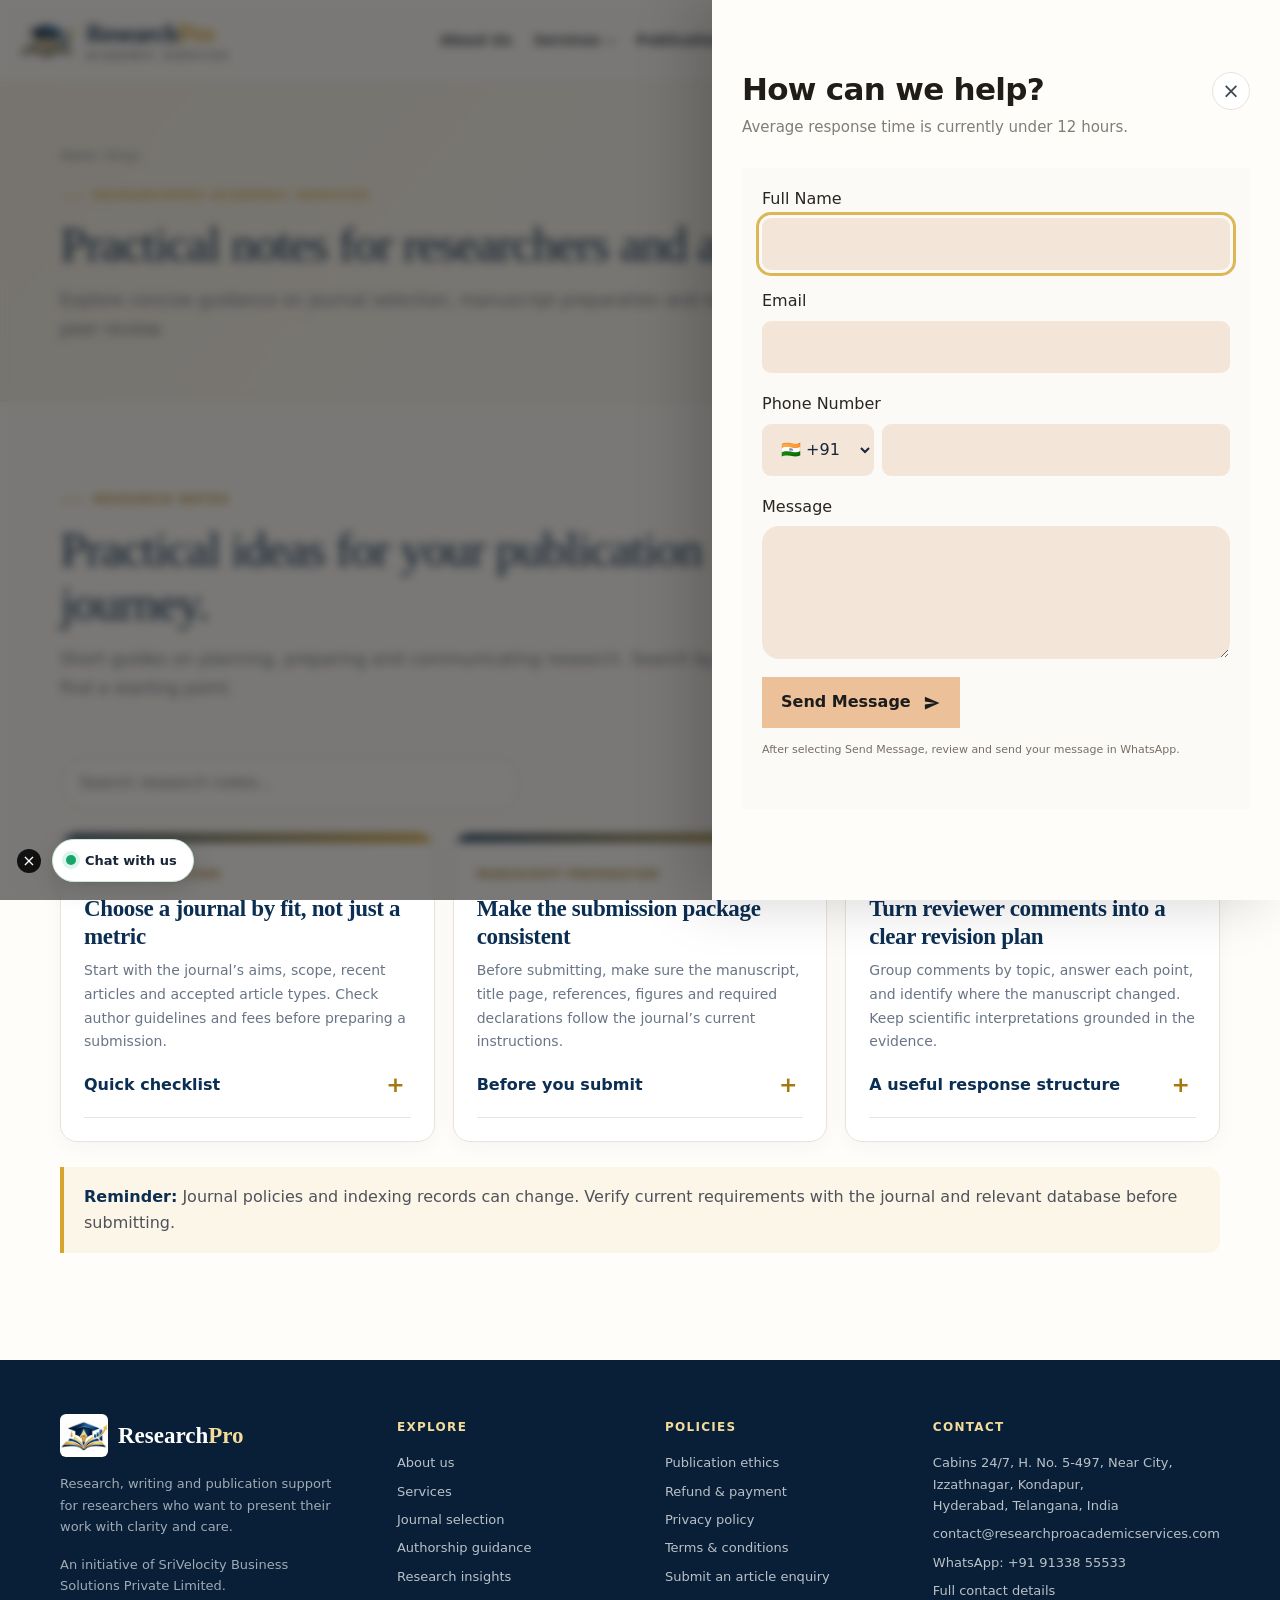
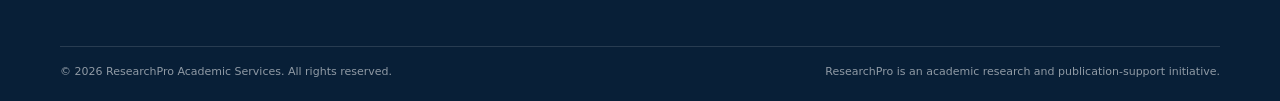
<file: insights.html>
<!doctype html>
<html lang="en">
<head>
  <meta charset="utf-8">
  <meta name="viewport" content="width=device-width, initial-scale=1">
  <meta name="theme-color" content="#0b2e52">
  <meta name="description" content="ResearchPro Academic Services offers academic writing, editing, journal-selection and publication support for researchers and scholars.">
  <title>Research Insights | ResearchPro Academic Services</title>
  <link rel="icon" href="assets/favicon.svg" type="image/svg+xml">
  <link rel="stylesheet" href="assets/site.css">
</head>
<body>

<a class="skip-link" href="#main-content">Skip to content</a>
<header class="site-header">
  <div class="header-inner">
    <a class="brand" href="index.html" aria-label="ResearchPro Academic Services home">
      <img class="brand-mark" src="assets/researchpro-mark.png" alt="">
      <span class="wordmark"><strong>Research<span>Pro</span></strong><small>ACADEMIC SERVICES</small></span>
    </a>
    <button class="menu-button" type="button" aria-label="Open navigation menu" aria-expanded="false" aria-controls="main-nav"><span></span></button>
    <nav class="main-nav" id="main-nav" aria-label="Main navigation">
      <a class="nav-link" href="about.html">About Us</a>
      <div class="nav-item">
        <button class="nav-toggle" type="button" aria-haspopup="true" aria-expanded="false" data-menu-trigger>Services <i class="chevron"></i></button>
        <div class="dropdown">
          <a href="services.html">Explore all services</a>
          <div class="subnav">
            <button class="subnav-trigger" type="button" aria-haspopup="true" aria-expanded="false" data-menu-trigger>Writing Services <span class="arrow">›</span></button>
            <div class="subdropdown">
              <a href="services.html#writing-services">Writing overview</a>
              <a href="services.html#research-writing">Research paper writing support</a>
              <a href="services.html#editing-proofreading">Editing &amp; proofreading</a>
              <a href="services.html#synopsis">Synopsis assistance</a>
              <a href="services.html#proposal">Proposal assistance</a>
              <a href="services.html#dissertation">Dissertation support</a>
            </div>
          </div>
          <div class="subnav">
            <button class="subnav-trigger" type="button" aria-haspopup="true" aria-expanded="false" data-menu-trigger>Publication Support <span class="arrow">›</span></button>
            <div class="subdropdown">
              <a href="services.html#publication-support">Publication overview</a>
              <a href="services.html#systematic-review">Systematic literature review</a>
              <a href="services.html#similarity-screening">Similarity screening</a>
              <a href="services.html#peer-style-review">Peer-style manuscript review</a>
              <a href="services.html#research-presentation">Research presentation</a>
            </div>
          </div>
          <div class="subnav">
            <button class="subnav-trigger" type="button" aria-haspopup="true" aria-expanded="false" data-menu-trigger>PhD Support <span class="arrow">›</span></button>
            <div class="subdropdown">
              <a href="services.html#phd-support">PhD support overview</a>
              <a href="services.html#research-assistance">Research assistance</a>
              <a href="services.html#thesis-support">Thesis support</a>
              <a href="services.html#topic-consultation">Topic consultation</a>
              <a href="services.html#research-consultation">Research consultation</a>
            </div>
          </div>
          <div class="subnav">
            <button class="subnav-trigger" type="button" aria-haspopup="true" aria-expanded="false" data-menu-trigger>Add-On Services <span class="arrow">›</span></button>
            <div class="subdropdown">
              <a href="services.html#add-on-services">Add-on overview</a>
              <a href="services.html#journal-website-setup">Journal website setup</a>
              <a href="services.html#doi-integration">DOI workflow guidance</a>
            </div>
          </div>
        </div>
      </div>
      <div class="nav-item">
        <button class="nav-toggle" type="button" aria-haspopup="true" aria-expanded="false" data-menu-trigger>Publication <i class="chevron"></i></button>
        <div class="dropdown">
          <a href="publication.html#about-publication">About Publication</a>
          <a href="publication.html#journals">Journal Selection</a>
          <a href="publication.html#submit-article">Submit an Article</a>
          <a href="publication.html#call-for-papers">Call for Papers</a>
          <a href="publication.html#publication-assistance">Publication Assistance</a>
        </div>
      </div>
      <div class="nav-item">
        <button class="nav-toggle" type="button" aria-haspopup="true" aria-expanded="false" data-menu-trigger>Policy <i class="chevron"></i></button>
        <div class="dropdown">
          <a href="policies.html#ethics">Publication Ethics</a>
          <a href="policies.html#refund">Refund &amp; Payment Policy</a>
          <a href="policies.html#privacy">Privacy Policy</a>
          <a href="policies.html#terms">Terms &amp; Conditions</a>
        </div>
      </div>
      <a class="nav-link" href="authorship.html">Authorship</a>
      <a class="nav-link" href="publication.html#submit-article">Submit Article</a>
      <a class="nav-link" href="insights.html">Blogs</a>
    </nav>
    <button class="header-cta" type="button" data-open-contact>Contact</button>
  </div>
</header>

<section class="page-intro"><div class="wrap"><div class="breadcrumbs"><a href="index.html">Home</a> / Blogs</div><span class="eyebrow">ResearchPro Academic Services</span><h1>Practical notes for researchers and authors.</h1><p>Explore concise guidance on journal selection, manuscript preparation and responding to peer review.</p></div></section>
<main id="main-content">
<section class="section">
  <div class="wrap">
    <div class="section-heading">
      <span class="eyebrow">Research notes</span>
      <h2>Practical ideas for your publication journey.</h2>
      <p>Short guides on planning, preparing and communicating research. Search by topic to find a starting point.</p>
    </div>
    <input class="article-search" type="search" placeholder="Search research notes…" aria-label="Search research notes" data-insight-search>
    <div class="grid-3">
      <article class="card insight-card">
        <div class="insight-top"></div><span class="label">Journal selection</span>
        <h3>Choose a journal by fit, not just a metric</h3>
        <p>Start with the journal’s aims, scope, recent articles and accepted article types. Check author guidelines and fees before preparing a submission.</p>
        <details class="faq-item"><summary>Quick checklist</summary><p>Compare subject fit, audience, peer-review information, publication frequency, open-access options, fees, author instructions and current indexing status. Verify indexing directly with the relevant database.</p></details>
      </article>
      <article class="card insight-card">
        <div class="insight-top"></div><span class="label">Manuscript preparation</span>
        <h3>Make the submission package consistent</h3>
        <p>Before submitting, make sure the manuscript, title page, references, figures and required declarations follow the journal’s current instructions.</p>
        <details class="faq-item"><summary>Before you submit</summary><p>Review the article type, word limits, abstract format, citation style, figure quality, anonymization rules, author details, ethics statements and cover-letter requirements.</p></details>
      </article>
      <article class="card insight-card">
        <div class="insight-top"></div><span class="label">Peer review</span>
        <h3>Turn reviewer comments into a clear revision plan</h3>
        <p>Group comments by topic, answer each point, and identify where the manuscript changed. Keep scientific interpretations grounded in the evidence.</p>
        <details class="faq-item"><summary>A useful response structure</summary><p>Quote or summarize each comment, state your response, explain the change, and point to the revised section or page. If you disagree, respond respectfully and explain why.</p></details>
      </article>
    </div>
    <p class="empty-results" data-insight-empty hidden>No matching notes. Try another search term.</p>
    <div class="note-box"><strong>Reminder:</strong> Journal policies and indexing records can change. Verify current requirements with the journal and relevant database before submitting.</div>
  </div>
</section>
</main>

<footer class="site-footer">
  <div class="wrap">
    <div class="footer-grid">
      <div>
        <a class="footer-brand" href="index.html">
          <img src="assets/researchpro-mark.png" alt="">
          <strong>Research<span>Pro</span></strong>
        </a>
        <p class="footer-copy">Research, writing and publication support for researchers who want to present their work with clarity and care.</p>
        <p class="footer-copy">An initiative of SriVelocity Business Solutions Private Limited.</p>
      </div>
      <div class="footer-col">
        <h3>Explore</h3>
        <a href="about.html">About us</a>
        <a href="services.html">Services</a>
        <a href="publication.html#journals">Journal selection</a>
        <a href="authorship.html">Authorship guidance</a>
        <a href="insights.html">Research insights</a>
      </div>
      <div class="footer-col">
        <h3>Policies</h3>
        <a href="policies.html#ethics">Publication ethics</a>
        <a href="policies.html#refund">Refund &amp; payment</a>
        <a href="policies.html#privacy">Privacy policy</a>
        <a href="policies.html#terms">Terms &amp; conditions</a>
        <a href="publication.html#submit-article">Submit an article enquiry</a>
      </div>
      <div class="footer-col">
        <h3>Contact</h3>
        <p>Cabins 24/7, H. No. 5-497, Near City,<br>Izzathnagar, Kondapur,<br>Hyderabad, Telangana, India</p>
        <a href="mailto:contact@researchproacademicservices.com">contact@researchproacademicservices.com</a>
        <a href="https://wa.me/919133855533" target="_blank" rel="noopener">WhatsApp: +91 91338 55533</a>
        <a href="contact.html">Full contact details</a>
      </div>
    </div>
    <div class="footer-bottom">
      <span>© <span data-current-year>2026</span> ResearchPro Academic Services. All rights reserved.</span>
      <span>ResearchPro is an academic research and publication-support initiative.</span>
    </div>
  </div>
</footer>


<div class="floating-rail" aria-label="Quick contact and social links">
  <button class="rail-button rail-contact" type="button" data-open-contact aria-haspopup="dialog" aria-controls="contact-panel">CONTACT</button>
  <a class="rail-button rail-social" href="https://www.facebook.com/people/ResearchPro-Academic-Services/61595153243294/" target="_blank" rel="noopener" aria-label="ResearchPro on Facebook">
    <svg viewBox="0 0 24 24" aria-hidden="true"><path d="M13.4 21v-8.2h2.8l.4-3.2h-3.2V7.5c0-.9.3-1.5 1.6-1.5h1.7V3.1c-.3 0-1.4-.1-2.7-.1-2.7 0-4.5 1.6-4.5 4.6v2H6.7v3.2h2.8V21h3.9z"/></svg>
  </a>
  <a class="rail-button rail-social instagram" href="https://www.instagram.com/researchpro_academic_services/" target="_blank" rel="noopener" aria-label="ResearchPro on Instagram">
    <svg viewBox="0 0 24 24" aria-hidden="true"><path d="M7.1 2.5h9.8a4.6 4.6 0 0 1 4.6 4.6v9.8a4.6 4.6 0 0 1-4.6 4.6H7.1a4.6 4.6 0 0 1-4.6-4.6V7.1a4.6 4.6 0 0 1 4.6-4.6zm0 1.9a2.7 2.7 0 0 0-2.7 2.7v9.8a2.7 2.7 0 0 0 2.7 2.7h9.8a2.7 2.7 0 0 0 2.7-2.7V7.1a2.7 2.7 0 0 0-2.7-2.7H7.1zm4.9 3.1a4.5 4.5 0 1 1 0 9 4.5 4.5 0 0 1 0-9zm0 1.9a2.6 2.6 0 1 0 0 5.2 2.6 2.6 0 0 0 0-5.2zm5-3.1a1.1 1.1 0 1 1 0 2.2 1.1 1.1 0 0 1 0-2.2z"/></svg>
  </a>
  <a class="rail-button rail-social youtube" href="https://www.youtube.com/@ResearchProAcademicServices" target="_blank" rel="noopener" aria-label="ResearchPro on YouTube">
    <svg viewBox="0 0 24 24" aria-hidden="true"><path d="M23.2 7a3 3 0 0 0-2.1-2.1C19.2 4.4 12 4.4 12 4.4s-7.2 0-9.1.5A3 3 0 0 0 .8 7 31 31 0 0 0 .3 12a31 31 0 0 0 .5 5 3 3 0 0 0 2.1 2.1c1.9.5 9.1.5 9.1.5s7.2 0 9.1-.5a3 3 0 0 0 2.1-2.1 31 31 0 0 0 .5-5 31 31 0 0 0-.5-5zM9.6 15.9V8.1L16.2 12l-6.6 3.9z"/></svg>
  </a>
</div>
<button class="chat-dismiss" type="button" data-dismiss-chat aria-label="Hide WhatsApp chat shortcut">×</button>
<a class="chat-bubble" href="https://wa.me/919133855533?text=Hello%20ResearchPro%2C%20I%27d%20like%20to%20talk%20about%20academic%20support." target="_blank" rel="noopener">Chat with us</a>


<div class="drawer-overlay" aria-hidden="true" data-close-contact></div>
<aside class="contact-drawer" id="contact-panel" role="dialog" aria-modal="true" aria-labelledby="drawer-title" aria-hidden="true" inert>
  <div class="drawer-head">
    <div>
      <h2 id="drawer-title">How can we help?</h2>
      <p>Average response time is currently under 12 hours.</p>
    </div>
    <button class="drawer-close" type="button" aria-label="Close contact form">×</button>
  </div>
  <form class="drawer-form" data-wa-form>
    <div class="field"><label for="drawer-name">Full Name</label><input id="drawer-name" name="name" autocomplete="name" required></div>
    <div class="field"><label for="drawer-email">Email</label><input id="drawer-email" name="email" type="email" autocomplete="email" required></div>
    <div class="field">
      <label for="drawer-phone">Phone Number</label>
      <div class="phone-field">
        <select name="countryCode" aria-label="Country calling code">
          <option value="+91" selected>🇮🇳 +91</option><option value="+1">🇺🇸 +1</option><option value="+44">🇬🇧 +44</option><option value="+61">🇦🇺 +61</option><option value="+971">🇦🇪 +971</option>
        </select>
        <input id="drawer-phone" name="phone" type="tel" autocomplete="tel-national" required>
      </div>
    </div>
    <div class="field"><label for="drawer-message">Message</label><textarea id="drawer-message" name="message" required></textarea></div>
    <button class="drawer-submit" type="submit">Send Message <svg viewBox="0 0 24 24" aria-hidden="true"><path fill="currentColor" d="M2.6 20.5 22 12 2.6 3.5l-.1 6.6 13.9 1.9-13.9 1.9.1 6.6z"/></svg></button>
    <p class="drawer-privacy">After selecting Send Message, review and send your message in WhatsApp.</p>
    <p class="form-message" aria-live="polite"></p>
  </form>
</aside>

<script src="assets/site.js"></script>
</body>
</html>
</file>
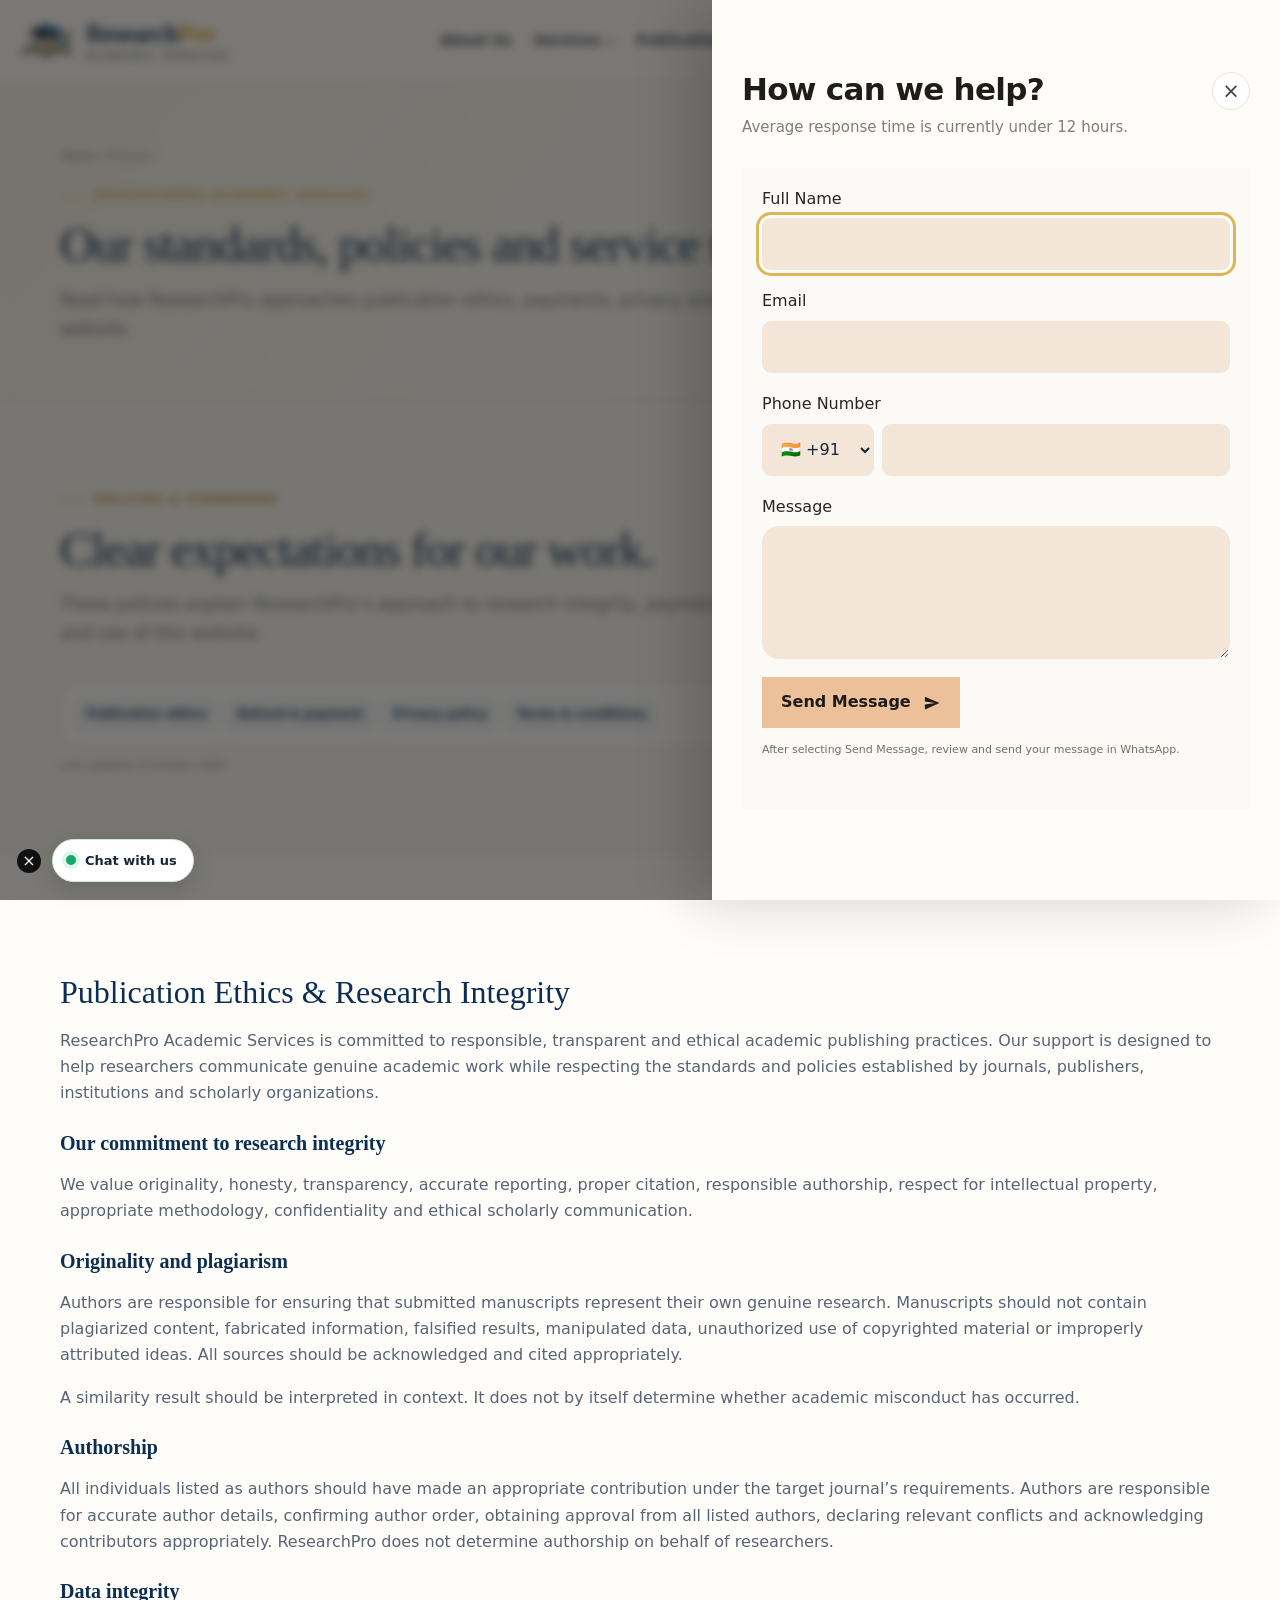
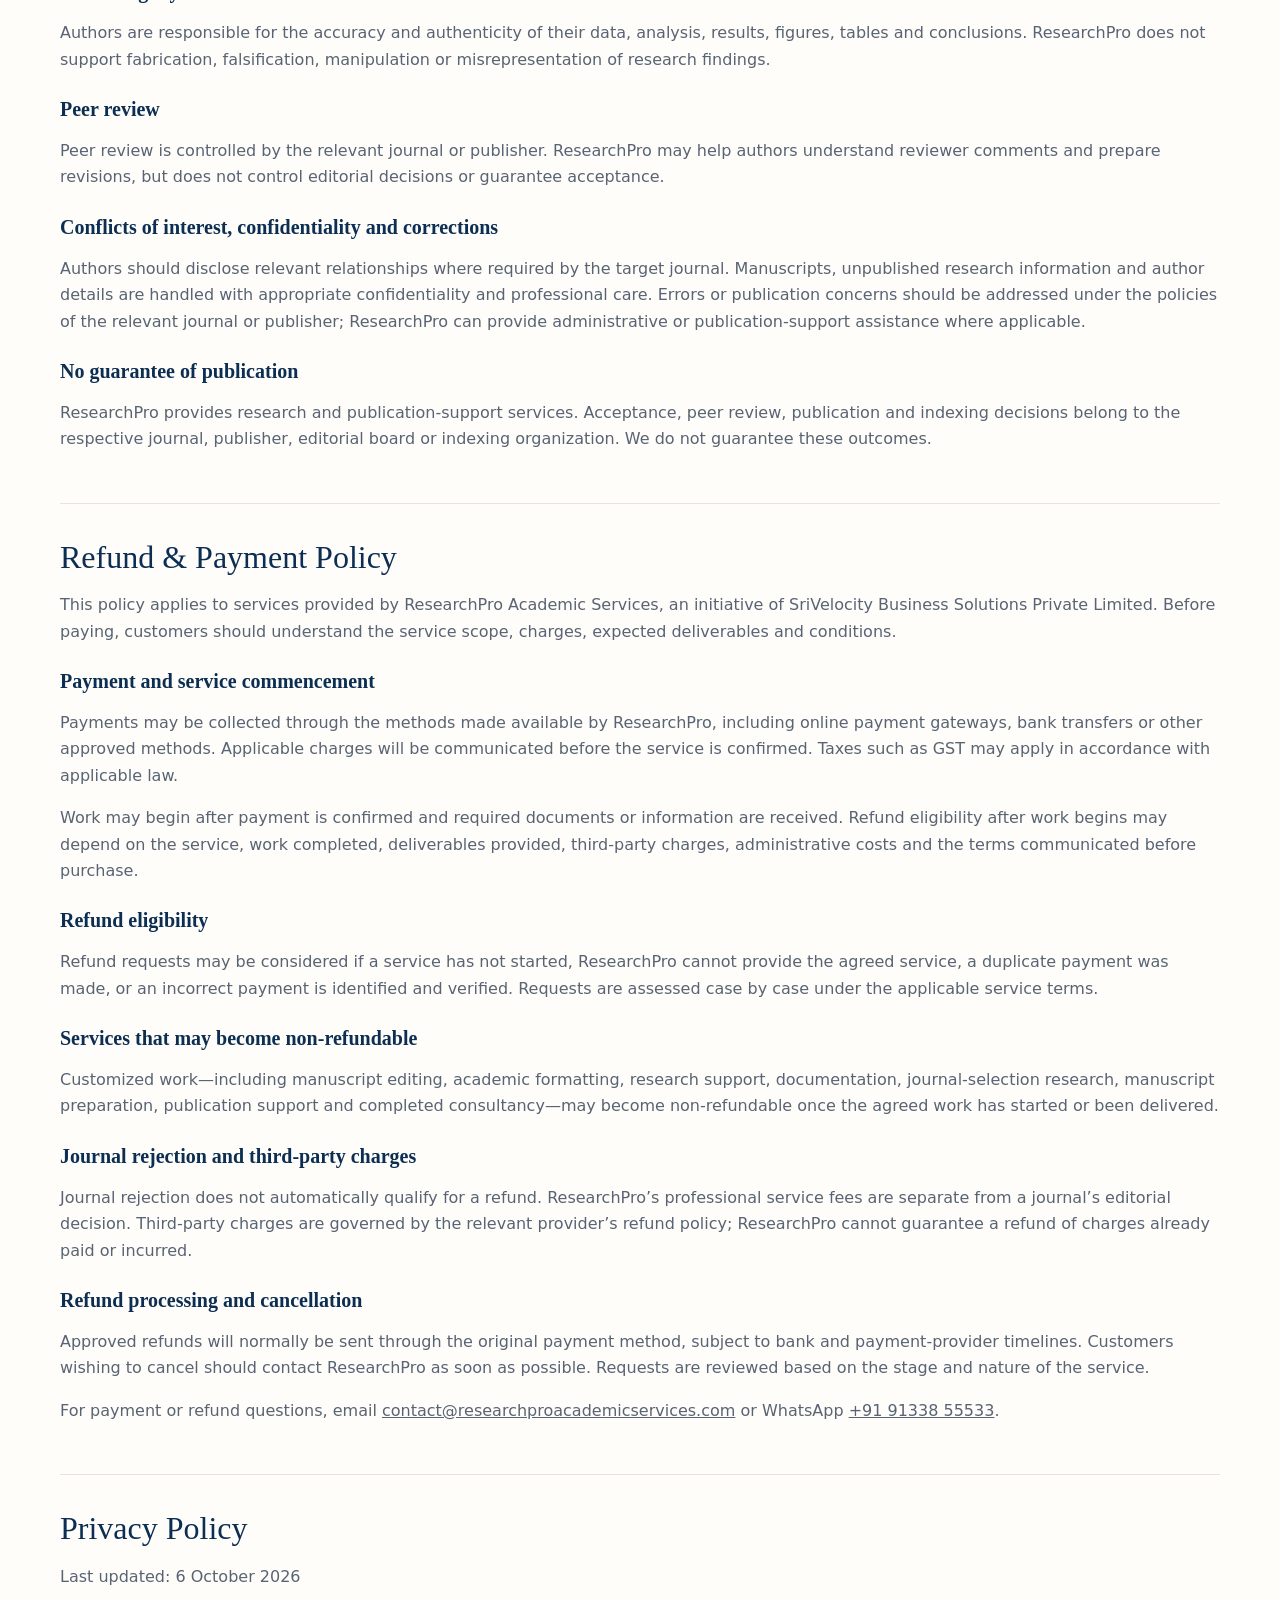
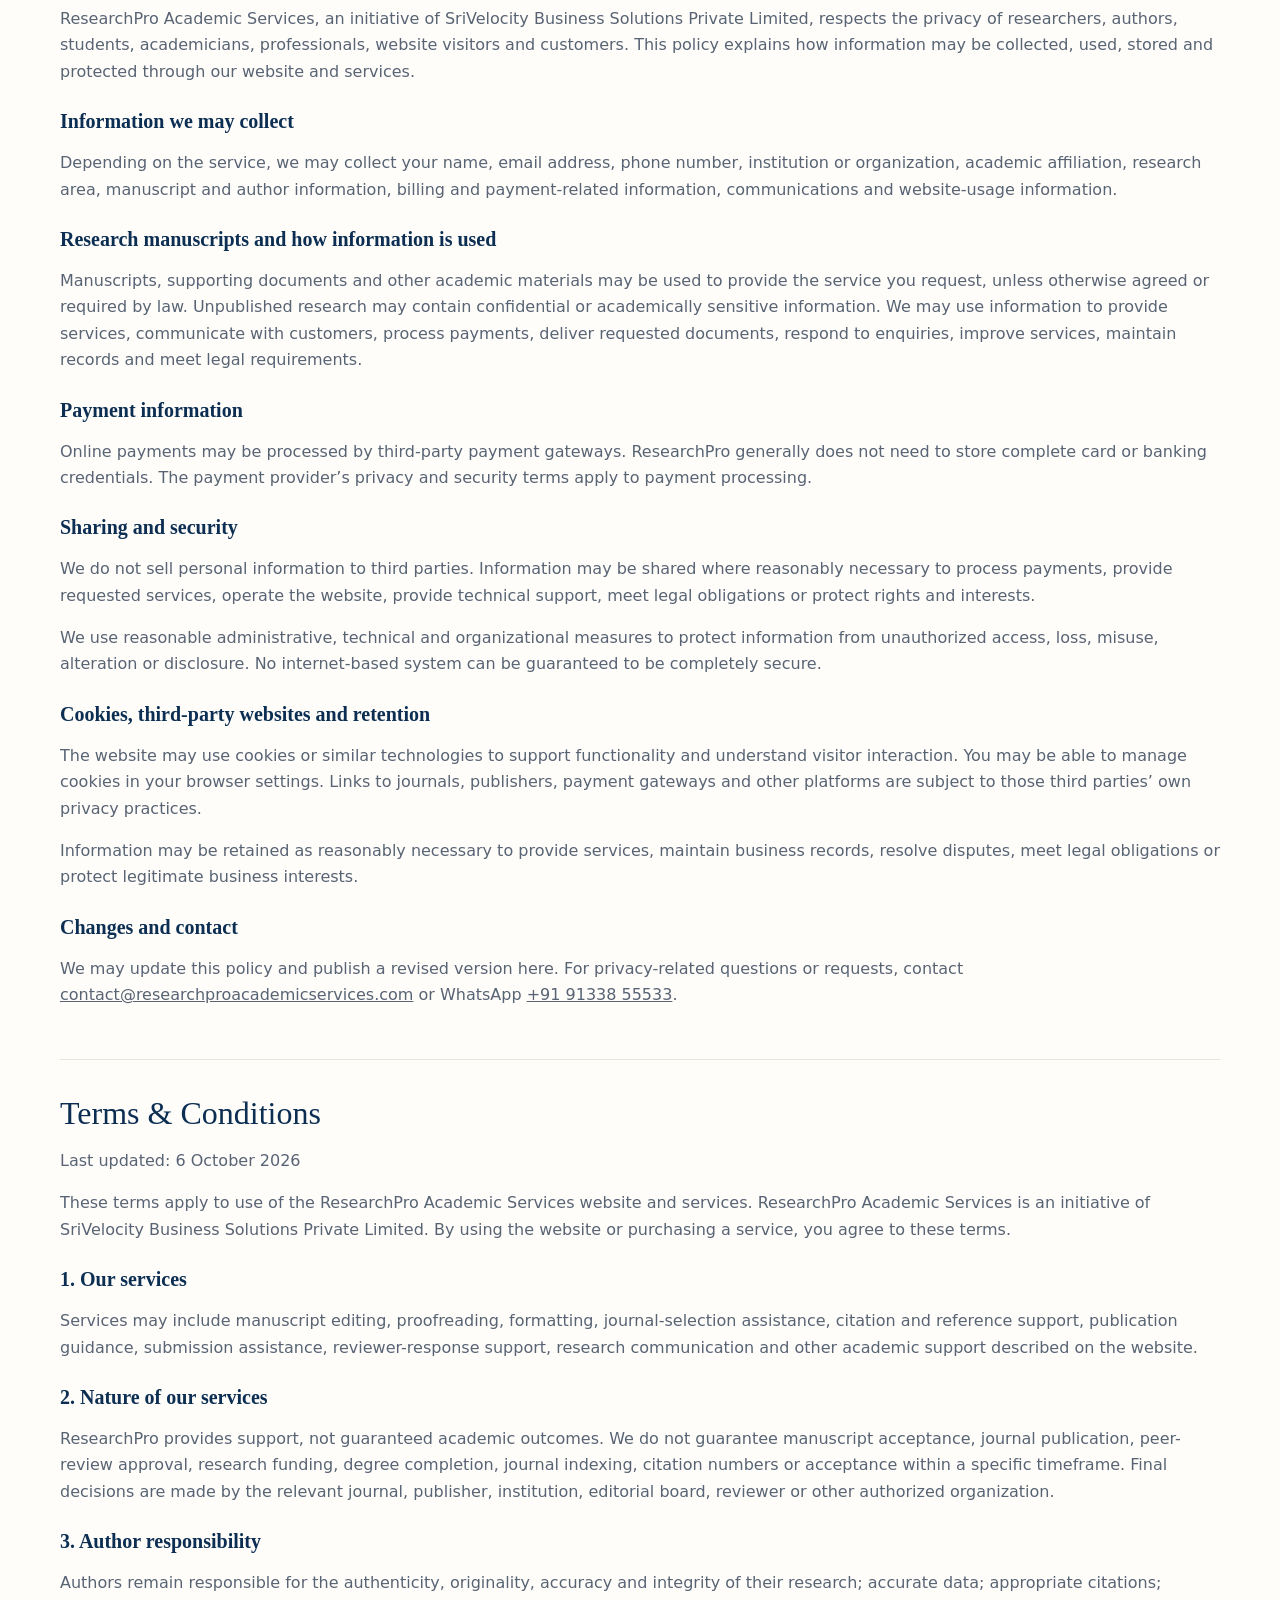
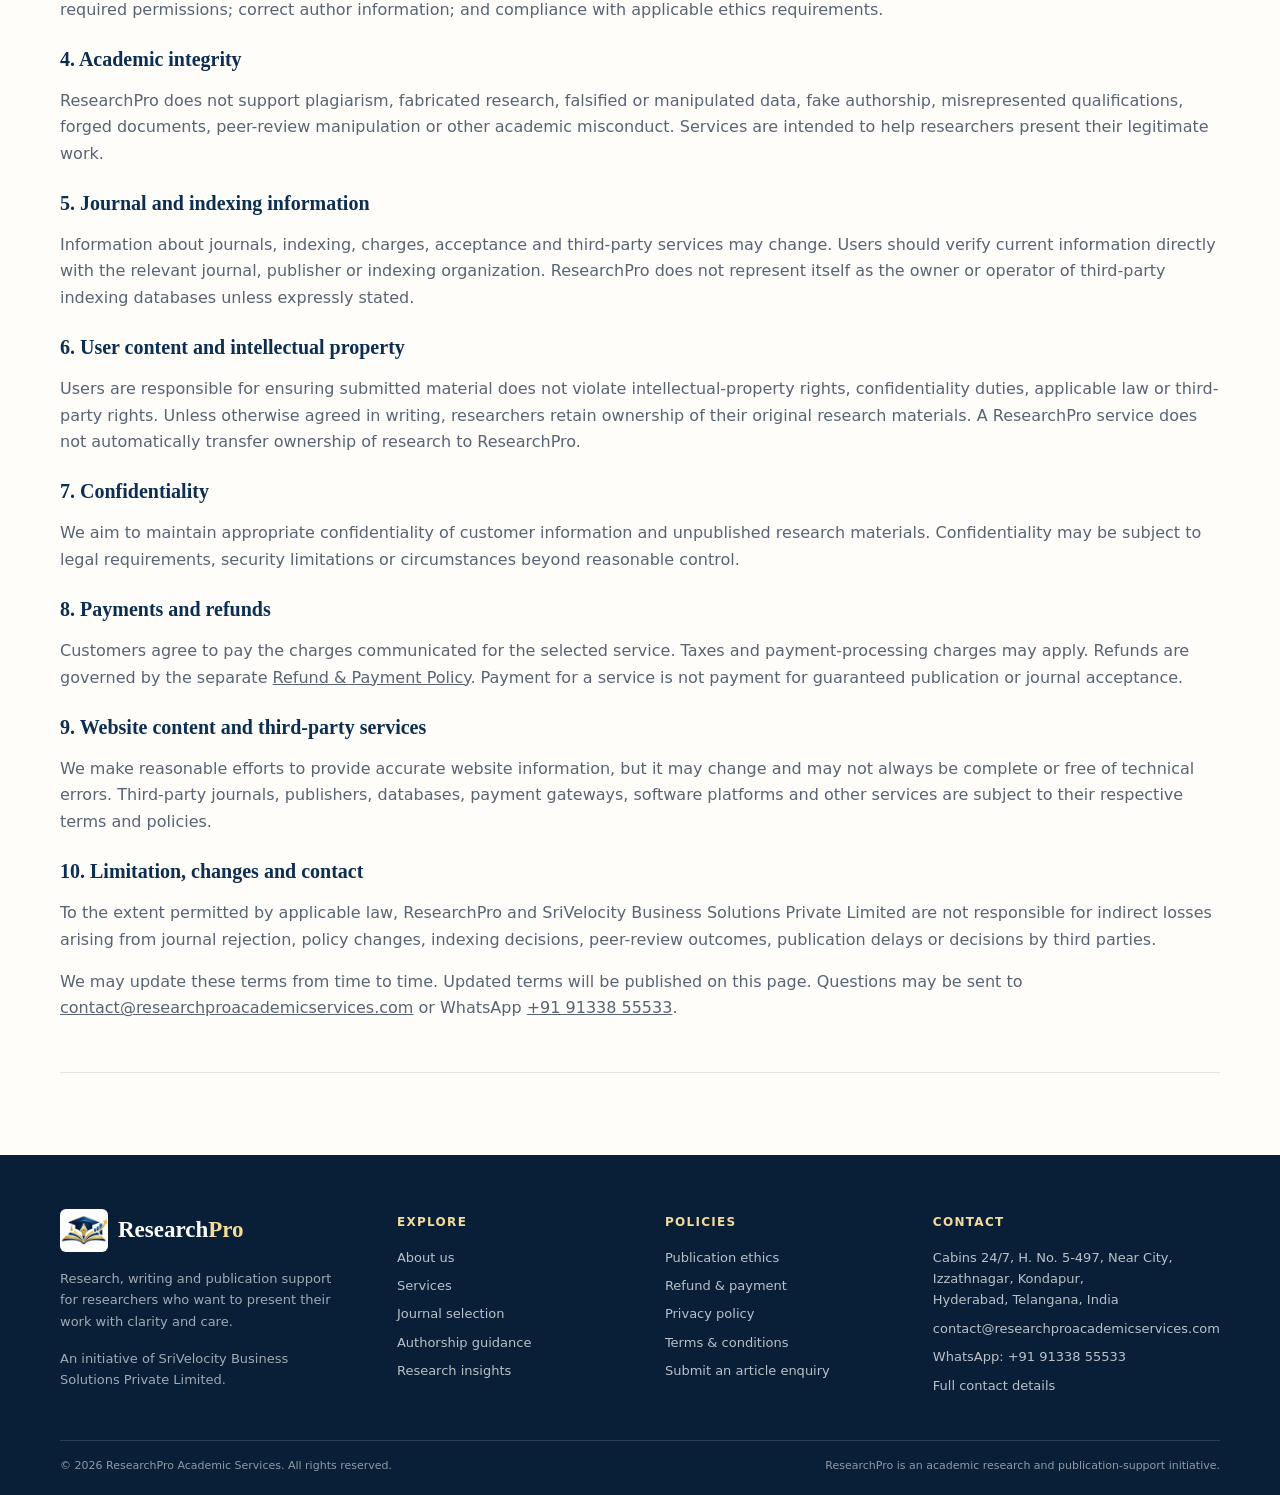
<file: policies.html>
<!doctype html>
<html lang="en">
<head>
  <meta charset="utf-8">
  <meta name="viewport" content="width=device-width, initial-scale=1">
  <meta name="theme-color" content="#0b2e52">
  <meta name="description" content="ResearchPro Academic Services offers academic writing, editing, journal-selection and publication support for researchers and scholars.">
  <title>Policies and Research Integrity | ResearchPro Academic Services</title>
  <link rel="icon" href="assets/favicon.svg" type="image/svg+xml">
  <link rel="stylesheet" href="assets/site.css">
</head>
<body>

<a class="skip-link" href="#main-content">Skip to content</a>
<header class="site-header">
  <div class="header-inner">
    <a class="brand" href="index.html" aria-label="ResearchPro Academic Services home">
      <img class="brand-mark" src="assets/researchpro-mark.png" alt="">
      <span class="wordmark"><strong>Research<span>Pro</span></strong><small>ACADEMIC SERVICES</small></span>
    </a>
    <button class="menu-button" type="button" aria-label="Open navigation menu" aria-expanded="false" aria-controls="main-nav"><span></span></button>
    <nav class="main-nav" id="main-nav" aria-label="Main navigation">
      <a class="nav-link" href="about.html">About Us</a>
      <div class="nav-item">
        <button class="nav-toggle" type="button" aria-haspopup="true" aria-expanded="false" data-menu-trigger>Services <i class="chevron"></i></button>
        <div class="dropdown">
          <a href="services.html">Explore all services</a>
          <div class="subnav">
            <button class="subnav-trigger" type="button" aria-haspopup="true" aria-expanded="false" data-menu-trigger>Writing Services <span class="arrow">›</span></button>
            <div class="subdropdown">
              <a href="services.html#writing-services">Writing overview</a>
              <a href="services.html#research-writing">Research paper writing support</a>
              <a href="services.html#editing-proofreading">Editing &amp; proofreading</a>
              <a href="services.html#synopsis">Synopsis assistance</a>
              <a href="services.html#proposal">Proposal assistance</a>
              <a href="services.html#dissertation">Dissertation support</a>
            </div>
          </div>
          <div class="subnav">
            <button class="subnav-trigger" type="button" aria-haspopup="true" aria-expanded="false" data-menu-trigger>Publication Support <span class="arrow">›</span></button>
            <div class="subdropdown">
              <a href="services.html#publication-support">Publication overview</a>
              <a href="services.html#systematic-review">Systematic literature review</a>
              <a href="services.html#similarity-screening">Similarity screening</a>
              <a href="services.html#peer-style-review">Peer-style manuscript review</a>
              <a href="services.html#research-presentation">Research presentation</a>
            </div>
          </div>
          <div class="subnav">
            <button class="subnav-trigger" type="button" aria-haspopup="true" aria-expanded="false" data-menu-trigger>PhD Support <span class="arrow">›</span></button>
            <div class="subdropdown">
              <a href="services.html#phd-support">PhD support overview</a>
              <a href="services.html#research-assistance">Research assistance</a>
              <a href="services.html#thesis-support">Thesis support</a>
              <a href="services.html#topic-consultation">Topic consultation</a>
              <a href="services.html#research-consultation">Research consultation</a>
            </div>
          </div>
          <div class="subnav">
            <button class="subnav-trigger" type="button" aria-haspopup="true" aria-expanded="false" data-menu-trigger>Add-On Services <span class="arrow">›</span></button>
            <div class="subdropdown">
              <a href="services.html#add-on-services">Add-on overview</a>
              <a href="services.html#journal-website-setup">Journal website setup</a>
              <a href="services.html#doi-integration">DOI workflow guidance</a>
            </div>
          </div>
        </div>
      </div>
      <div class="nav-item">
        <button class="nav-toggle" type="button" aria-haspopup="true" aria-expanded="false" data-menu-trigger>Publication <i class="chevron"></i></button>
        <div class="dropdown">
          <a href="publication.html#about-publication">About Publication</a>
          <a href="publication.html#journals">Journal Selection</a>
          <a href="publication.html#submit-article">Submit an Article</a>
          <a href="publication.html#call-for-papers">Call for Papers</a>
          <a href="publication.html#publication-assistance">Publication Assistance</a>
        </div>
      </div>
      <div class="nav-item">
        <button class="nav-toggle" type="button" aria-haspopup="true" aria-expanded="false" data-menu-trigger>Policy <i class="chevron"></i></button>
        <div class="dropdown">
          <a href="policies.html#ethics">Publication Ethics</a>
          <a href="policies.html#refund">Refund &amp; Payment Policy</a>
          <a href="policies.html#privacy">Privacy Policy</a>
          <a href="policies.html#terms">Terms &amp; Conditions</a>
        </div>
      </div>
      <a class="nav-link" href="authorship.html">Authorship</a>
      <a class="nav-link" href="publication.html#submit-article">Submit Article</a>
      <a class="nav-link" href="insights.html">Blogs</a>
    </nav>
    <button class="header-cta" type="button" data-open-contact>Contact</button>
  </div>
</header>

<section class="page-intro"><div class="wrap"><div class="breadcrumbs"><a href="index.html">Home</a> / Policies</div><span class="eyebrow">ResearchPro Academic Services</span><h1>Our standards, policies and service terms.</h1><p>Read how ResearchPro approaches publication ethics, payments, privacy and the use of this website.</p></div></section>
<main id="main-content">
<section class="section section-cream">
  <div class="wrap">
    <div class="section-heading"><span class="eyebrow">Policies &amp; standards</span><h2>Clear expectations for our work.</h2><p>These policies explain ResearchPro’s approach to research integrity, payment, privacy and use of this website.</p></div>
    <nav class="toc" aria-label="Policy sections"><a href="#ethics">Publication ethics</a><a href="#refund">Refund &amp; payment</a><a href="#privacy">Privacy policy</a><a href="#terms">Terms &amp; conditions</a></nav>
    <p class="field-note">Last updated: 6 October 2026</p>
  </div>
</section>
<section class="section"><div class="wrap">
  <article class="policy-section" id="ethics">
    <h2>Publication Ethics &amp; Research Integrity</h2>
    <p>ResearchPro Academic Services is committed to responsible, transparent and ethical academic publishing practices. Our support is designed to help researchers communicate genuine academic work while respecting the standards and policies established by journals, publishers, institutions and scholarly organizations.</p>
    <h3>Our commitment to research integrity</h3>
    <p>We value originality, honesty, transparency, accurate reporting, proper citation, responsible authorship, respect for intellectual property, appropriate methodology, confidentiality and ethical scholarly communication.</p>
    <h3>Originality and plagiarism</h3>
    <p>Authors are responsible for ensuring that submitted manuscripts represent their own genuine research. Manuscripts should not contain plagiarized content, fabricated information, falsified results, manipulated data, unauthorized use of copyrighted material or improperly attributed ideas. All sources should be acknowledged and cited appropriately.</p>
    <p>A similarity result should be interpreted in context. It does not by itself determine whether academic misconduct has occurred.</p>
    <h3>Authorship</h3>
    <p>All individuals listed as authors should have made an appropriate contribution under the target journal’s requirements. Authors are responsible for accurate author details, confirming author order, obtaining approval from all listed authors, declaring relevant conflicts and acknowledging contributors appropriately. ResearchPro does not determine authorship on behalf of researchers.</p>
    <h3>Data integrity</h3>
    <p>Authors are responsible for the accuracy and authenticity of their data, analysis, results, figures, tables and conclusions. ResearchPro does not support fabrication, falsification, manipulation or misrepresentation of research findings.</p>
    <h3>Peer review</h3>
    <p>Peer review is controlled by the relevant journal or publisher. ResearchPro may help authors understand reviewer comments and prepare revisions, but does not control editorial decisions or guarantee acceptance.</p>
    <h3>Conflicts of interest, confidentiality and corrections</h3>
    <p>Authors should disclose relevant relationships where required by the target journal. Manuscripts, unpublished research information and author details are handled with appropriate confidentiality and professional care. Errors or publication concerns should be addressed under the policies of the relevant journal or publisher; ResearchPro can provide administrative or publication-support assistance where applicable.</p>
    <h3>No guarantee of publication</h3>
    <p>ResearchPro provides research and publication-support services. Acceptance, peer review, publication and indexing decisions belong to the respective journal, publisher, editorial board or indexing organization. We do not guarantee these outcomes.</p>
  </article>
  <article class="policy-section" id="refund">
    <h2>Refund &amp; Payment Policy</h2>
    <p>This policy applies to services provided by ResearchPro Academic Services, an initiative of SriVelocity Business Solutions Private Limited. Before paying, customers should understand the service scope, charges, expected deliverables and conditions.</p>
    <h3>Payment and service commencement</h3>
    <p>Payments may be collected through the methods made available by ResearchPro, including online payment gateways, bank transfers or other approved methods. Applicable charges will be communicated before the service is confirmed. Taxes such as GST may apply in accordance with applicable law.</p>
    <p>Work may begin after payment is confirmed and required documents or information are received. Refund eligibility after work begins may depend on the service, work completed, deliverables provided, third-party charges, administrative costs and the terms communicated before purchase.</p>
    <h3>Refund eligibility</h3>
    <p>Refund requests may be considered if a service has not started, ResearchPro cannot provide the agreed service, a duplicate payment was made, or an incorrect payment is identified and verified. Requests are assessed case by case under the applicable service terms.</p>
    <h3>Services that may become non-refundable</h3>
    <p>Customized work—including manuscript editing, academic formatting, research support, documentation, journal-selection research, manuscript preparation, publication support and completed consultancy—may become non-refundable once the agreed work has started or been delivered.</p>
    <h3>Journal rejection and third-party charges</h3>
    <p>Journal rejection does not automatically qualify for a refund. ResearchPro’s professional service fees are separate from a journal’s editorial decision. Third-party charges are governed by the relevant provider’s refund policy; ResearchPro cannot guarantee a refund of charges already paid or incurred.</p>
    <h3>Refund processing and cancellation</h3>
    <p>Approved refunds will normally be sent through the original payment method, subject to bank and payment-provider timelines. Customers wishing to cancel should contact ResearchPro as soon as possible. Requests are reviewed based on the stage and nature of the service.</p>
    <p>For payment or refund questions, email <a href="mailto:contact@researchproacademicservices.com">contact@researchproacademicservices.com</a> or WhatsApp <a href="https://wa.me/919133855533">+91 91338 55533</a>.</p>
  </article>
  <article class="policy-section" id="privacy">
    <h2>Privacy Policy</h2>
    <p>Last updated: 6 October 2026</p>
    <p>ResearchPro Academic Services, an initiative of SriVelocity Business Solutions Private Limited, respects the privacy of researchers, authors, students, academicians, professionals, website visitors and customers. This policy explains how information may be collected, used, stored and protected through our website and services.</p>
    <h3>Information we may collect</h3>
    <p>Depending on the service, we may collect your name, email address, phone number, institution or organization, academic affiliation, research area, manuscript and author information, billing and payment-related information, communications and website-usage information.</p>
    <h3>Research manuscripts and how information is used</h3>
    <p>Manuscripts, supporting documents and other academic materials may be used to provide the service you request, unless otherwise agreed or required by law. Unpublished research may contain confidential or academically sensitive information. We may use information to provide services, communicate with customers, process payments, deliver requested documents, respond to enquiries, improve services, maintain records and meet legal requirements.</p>
    <h3>Payment information</h3>
    <p>Online payments may be processed by third-party payment gateways. ResearchPro generally does not need to store complete card or banking credentials. The payment provider’s privacy and security terms apply to payment processing.</p>
    <h3>Sharing and security</h3>
    <p>We do not sell personal information to third parties. Information may be shared where reasonably necessary to process payments, provide requested services, operate the website, provide technical support, meet legal obligations or protect rights and interests.</p>
    <p>We use reasonable administrative, technical and organizational measures to protect information from unauthorized access, loss, misuse, alteration or disclosure. No internet-based system can be guaranteed to be completely secure.</p>
    <h3>Cookies, third-party websites and retention</h3>
    <p>The website may use cookies or similar technologies to support functionality and understand visitor interaction. You may be able to manage cookies in your browser settings. Links to journals, publishers, payment gateways and other platforms are subject to those third parties’ own privacy practices.</p>
    <p>Information may be retained as reasonably necessary to provide services, maintain business records, resolve disputes, meet legal obligations or protect legitimate business interests.</p>
    <h3>Changes and contact</h3>
    <p>We may update this policy and publish a revised version here. For privacy-related questions or requests, contact <a href="mailto:contact@researchproacademicservices.com">contact@researchproacademicservices.com</a> or WhatsApp <a href="https://wa.me/919133855533">+91 91338 55533</a>.</p>
  </article>
  <article class="policy-section" id="terms">
    <h2>Terms &amp; Conditions</h2>
    <p>Last updated: 6 October 2026</p>
    <p>These terms apply to use of the ResearchPro Academic Services website and services. ResearchPro Academic Services is an initiative of SriVelocity Business Solutions Private Limited. By using the website or purchasing a service, you agree to these terms.</p>
    <h3>1. Our services</h3>
    <p>Services may include manuscript editing, proofreading, formatting, journal-selection assistance, citation and reference support, publication guidance, submission assistance, reviewer-response support, research communication and other academic support described on the website.</p>
    <h3>2. Nature of our services</h3>
    <p>ResearchPro provides support, not guaranteed academic outcomes. We do not guarantee manuscript acceptance, journal publication, peer-review approval, research funding, degree completion, journal indexing, citation numbers or acceptance within a specific timeframe. Final decisions are made by the relevant journal, publisher, institution, editorial board, reviewer or other authorized organization.</p>
    <h3>3. Author responsibility</h3>
    <p>Authors remain responsible for the authenticity, originality, accuracy and integrity of their research; accurate data; appropriate citations; required permissions; correct author information; and compliance with applicable ethics requirements.</p>
    <h3>4. Academic integrity</h3>
    <p>ResearchPro does not support plagiarism, fabricated research, falsified or manipulated data, fake authorship, misrepresented qualifications, forged documents, peer-review manipulation or other academic misconduct. Services are intended to help researchers present their legitimate work.</p>
    <h3>5. Journal and indexing information</h3>
    <p>Information about journals, indexing, charges, acceptance and third-party services may change. Users should verify current information directly with the relevant journal, publisher or indexing organization. ResearchPro does not represent itself as the owner or operator of third-party indexing databases unless expressly stated.</p>
    <h3>6. User content and intellectual property</h3>
    <p>Users are responsible for ensuring submitted material does not violate intellectual-property rights, confidentiality duties, applicable law or third-party rights. Unless otherwise agreed in writing, researchers retain ownership of their original research materials. A ResearchPro service does not automatically transfer ownership of research to ResearchPro.</p>
    <h3>7. Confidentiality</h3>
    <p>We aim to maintain appropriate confidentiality of customer information and unpublished research materials. Confidentiality may be subject to legal requirements, security limitations or circumstances beyond reasonable control.</p>
    <h3>8. Payments and refunds</h3>
    <p>Customers agree to pay the charges communicated for the selected service. Taxes and payment-processing charges may apply. Refunds are governed by the separate <a href="#refund">Refund &amp; Payment Policy</a>. Payment for a service is not payment for guaranteed publication or journal acceptance.</p>
    <h3>9. Website content and third-party services</h3>
    <p>We make reasonable efforts to provide accurate website information, but it may change and may not always be complete or free of technical errors. Third-party journals, publishers, databases, payment gateways, software platforms and other services are subject to their respective terms and policies.</p>
    <h3>10. Limitation, changes and contact</h3>
    <p>To the extent permitted by applicable law, ResearchPro and SriVelocity Business Solutions Private Limited are not responsible for indirect losses arising from journal rejection, policy changes, indexing decisions, peer-review outcomes, publication delays or decisions by third parties.</p>
    <p>We may update these terms from time to time. Updated terms will be published on this page. Questions may be sent to <a href="mailto:contact@researchproacademicservices.com">contact@researchproacademicservices.com</a> or WhatsApp <a href="https://wa.me/919133855533">+91 91338 55533</a>.</p>
  </article>
</div></section>
</main>

<footer class="site-footer">
  <div class="wrap">
    <div class="footer-grid">
      <div>
        <a class="footer-brand" href="index.html">
          <img src="assets/researchpro-mark.png" alt="">
          <strong>Research<span>Pro</span></strong>
        </a>
        <p class="footer-copy">Research, writing and publication support for researchers who want to present their work with clarity and care.</p>
        <p class="footer-copy">An initiative of SriVelocity Business Solutions Private Limited.</p>
      </div>
      <div class="footer-col">
        <h3>Explore</h3>
        <a href="about.html">About us</a>
        <a href="services.html">Services</a>
        <a href="publication.html#journals">Journal selection</a>
        <a href="authorship.html">Authorship guidance</a>
        <a href="insights.html">Research insights</a>
      </div>
      <div class="footer-col">
        <h3>Policies</h3>
        <a href="policies.html#ethics">Publication ethics</a>
        <a href="policies.html#refund">Refund &amp; payment</a>
        <a href="policies.html#privacy">Privacy policy</a>
        <a href="policies.html#terms">Terms &amp; conditions</a>
        <a href="publication.html#submit-article">Submit an article enquiry</a>
      </div>
      <div class="footer-col">
        <h3>Contact</h3>
        <p>Cabins 24/7, H. No. 5-497, Near City,<br>Izzathnagar, Kondapur,<br>Hyderabad, Telangana, India</p>
        <a href="mailto:contact@researchproacademicservices.com">contact@researchproacademicservices.com</a>
        <a href="https://wa.me/919133855533" target="_blank" rel="noopener">WhatsApp: +91 91338 55533</a>
        <a href="contact.html">Full contact details</a>
      </div>
    </div>
    <div class="footer-bottom">
      <span>© <span data-current-year>2026</span> ResearchPro Academic Services. All rights reserved.</span>
      <span>ResearchPro is an academic research and publication-support initiative.</span>
    </div>
  </div>
</footer>


<div class="floating-rail" aria-label="Quick contact and social links">
  <button class="rail-button rail-contact" type="button" data-open-contact aria-haspopup="dialog" aria-controls="contact-panel">CONTACT</button>
  <a class="rail-button rail-social" href="https://www.facebook.com/people/ResearchPro-Academic-Services/61595153243294/" target="_blank" rel="noopener" aria-label="ResearchPro on Facebook">
    <svg viewBox="0 0 24 24" aria-hidden="true"><path d="M13.4 21v-8.2h2.8l.4-3.2h-3.2V7.5c0-.9.3-1.5 1.6-1.5h1.7V3.1c-.3 0-1.4-.1-2.7-.1-2.7 0-4.5 1.6-4.5 4.6v2H6.7v3.2h2.8V21h3.9z"/></svg>
  </a>
  <a class="rail-button rail-social instagram" href="https://www.instagram.com/researchpro_academic_services/" target="_blank" rel="noopener" aria-label="ResearchPro on Instagram">
    <svg viewBox="0 0 24 24" aria-hidden="true"><path d="M7.1 2.5h9.8a4.6 4.6 0 0 1 4.6 4.6v9.8a4.6 4.6 0 0 1-4.6 4.6H7.1a4.6 4.6 0 0 1-4.6-4.6V7.1a4.6 4.6 0 0 1 4.6-4.6zm0 1.9a2.7 2.7 0 0 0-2.7 2.7v9.8a2.7 2.7 0 0 0 2.7 2.7h9.8a2.7 2.7 0 0 0 2.7-2.7V7.1a2.7 2.7 0 0 0-2.7-2.7H7.1zm4.9 3.1a4.5 4.5 0 1 1 0 9 4.5 4.5 0 0 1 0-9zm0 1.9a2.6 2.6 0 1 0 0 5.2 2.6 2.6 0 0 0 0-5.2zm5-3.1a1.1 1.1 0 1 1 0 2.2 1.1 1.1 0 0 1 0-2.2z"/></svg>
  </a>
  <a class="rail-button rail-social youtube" href="https://www.youtube.com/@ResearchProAcademicServices" target="_blank" rel="noopener" aria-label="ResearchPro on YouTube">
    <svg viewBox="0 0 24 24" aria-hidden="true"><path d="M23.2 7a3 3 0 0 0-2.1-2.1C19.2 4.4 12 4.4 12 4.4s-7.2 0-9.1.5A3 3 0 0 0 .8 7 31 31 0 0 0 .3 12a31 31 0 0 0 .5 5 3 3 0 0 0 2.1 2.1c1.9.5 9.1.5 9.1.5s7.2 0 9.1-.5a3 3 0 0 0 2.1-2.1 31 31 0 0 0 .5-5 31 31 0 0 0-.5-5zM9.6 15.9V8.1L16.2 12l-6.6 3.9z"/></svg>
  </a>
</div>
<button class="chat-dismiss" type="button" data-dismiss-chat aria-label="Hide WhatsApp chat shortcut">×</button>
<a class="chat-bubble" href="https://wa.me/919133855533?text=Hello%20ResearchPro%2C%20I%27d%20like%20to%20talk%20about%20academic%20support." target="_blank" rel="noopener">Chat with us</a>


<div class="drawer-overlay" aria-hidden="true" data-close-contact></div>
<aside class="contact-drawer" id="contact-panel" role="dialog" aria-modal="true" aria-labelledby="drawer-title" aria-hidden="true" inert>
  <div class="drawer-head">
    <div>
      <h2 id="drawer-title">How can we help?</h2>
      <p>Average response time is currently under 12 hours.</p>
    </div>
    <button class="drawer-close" type="button" aria-label="Close contact form">×</button>
  </div>
  <form class="drawer-form" data-wa-form>
    <div class="field"><label for="drawer-name">Full Name</label><input id="drawer-name" name="name" autocomplete="name" required></div>
    <div class="field"><label for="drawer-email">Email</label><input id="drawer-email" name="email" type="email" autocomplete="email" required></div>
    <div class="field">
      <label for="drawer-phone">Phone Number</label>
      <div class="phone-field">
        <select name="countryCode" aria-label="Country calling code">
          <option value="+91" selected>🇮🇳 +91</option><option value="+1">🇺🇸 +1</option><option value="+44">🇬🇧 +44</option><option value="+61">🇦🇺 +61</option><option value="+971">🇦🇪 +971</option>
        </select>
        <input id="drawer-phone" name="phone" type="tel" autocomplete="tel-national" required>
      </div>
    </div>
    <div class="field"><label for="drawer-message">Message</label><textarea id="drawer-message" name="message" required></textarea></div>
    <button class="drawer-submit" type="submit">Send Message <svg viewBox="0 0 24 24" aria-hidden="true"><path fill="currentColor" d="M2.6 20.5 22 12 2.6 3.5l-.1 6.6 13.9 1.9-13.9 1.9.1 6.6z"/></svg></button>
    <p class="drawer-privacy">After selecting Send Message, review and send your message in WhatsApp.</p>
    <p class="form-message" aria-live="polite"></p>
  </form>
</aside>

<script src="assets/site.js"></script>
</body>
</html>
</file>
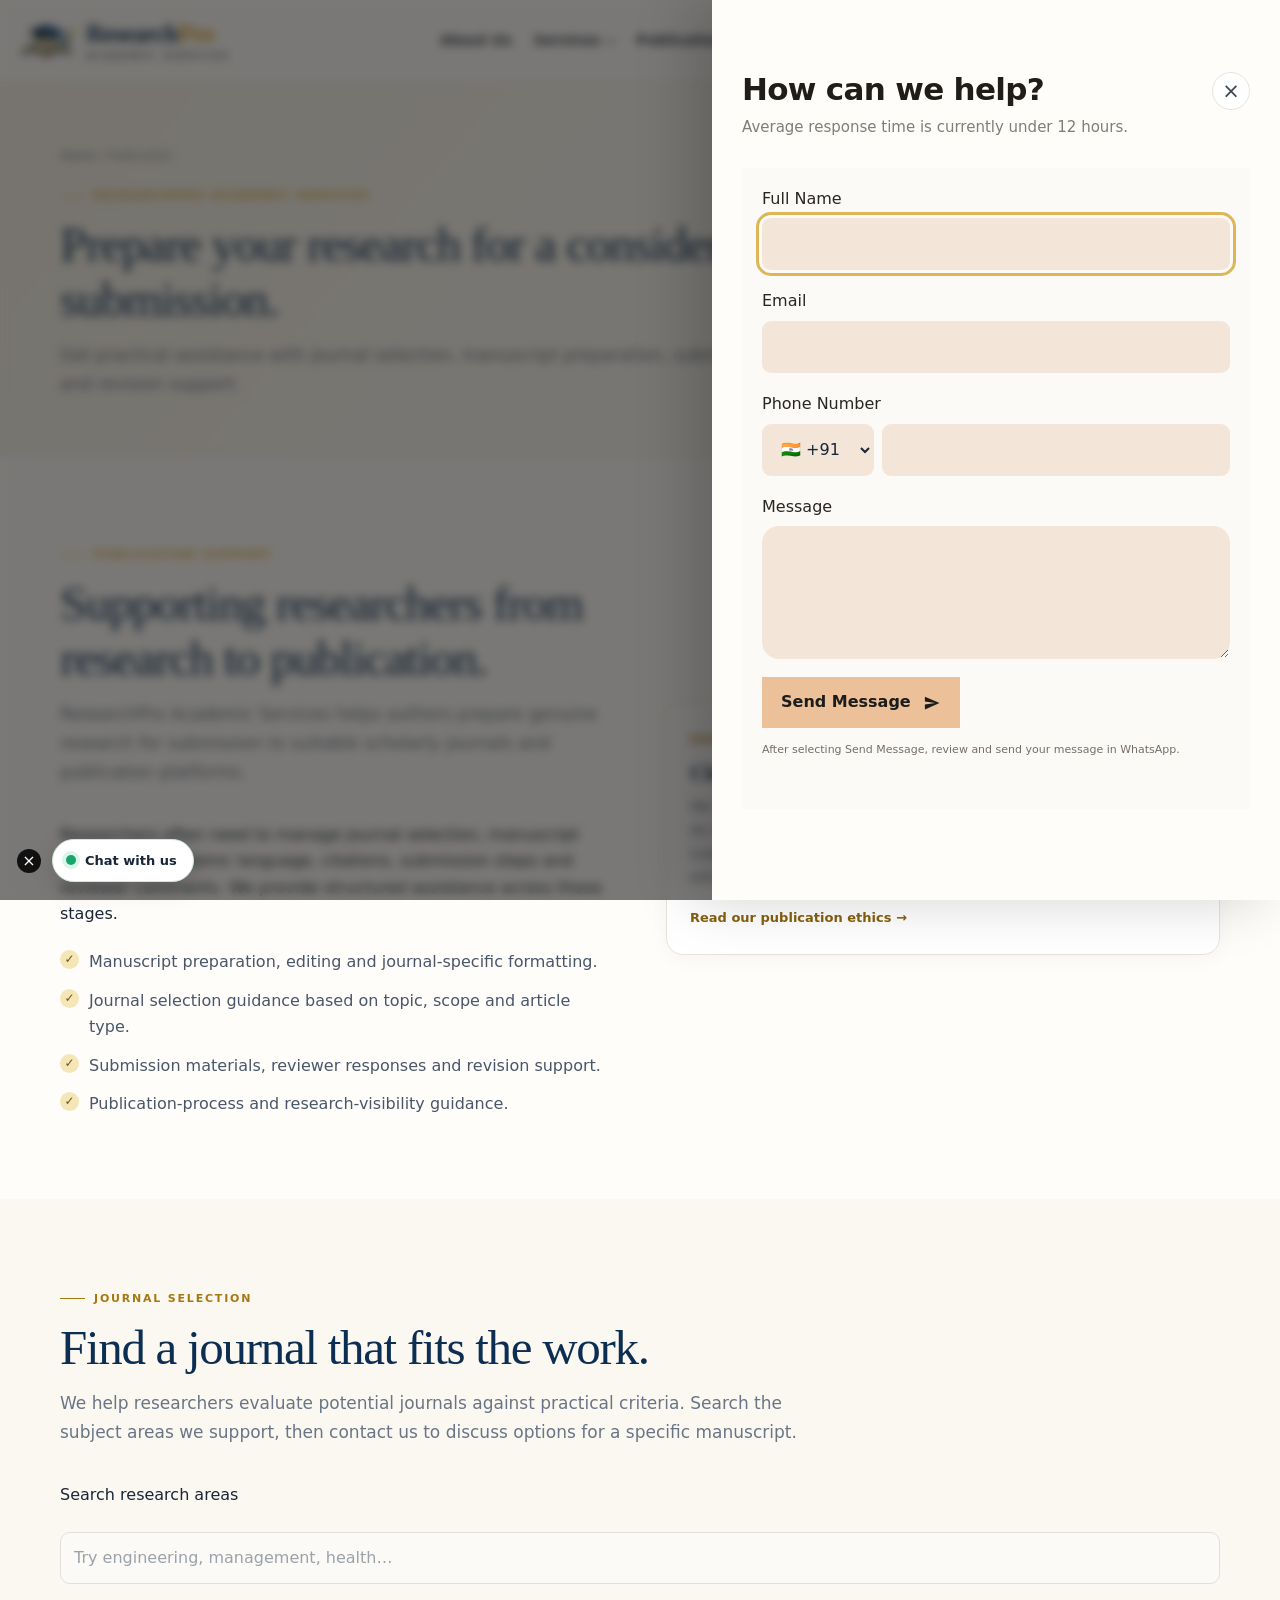
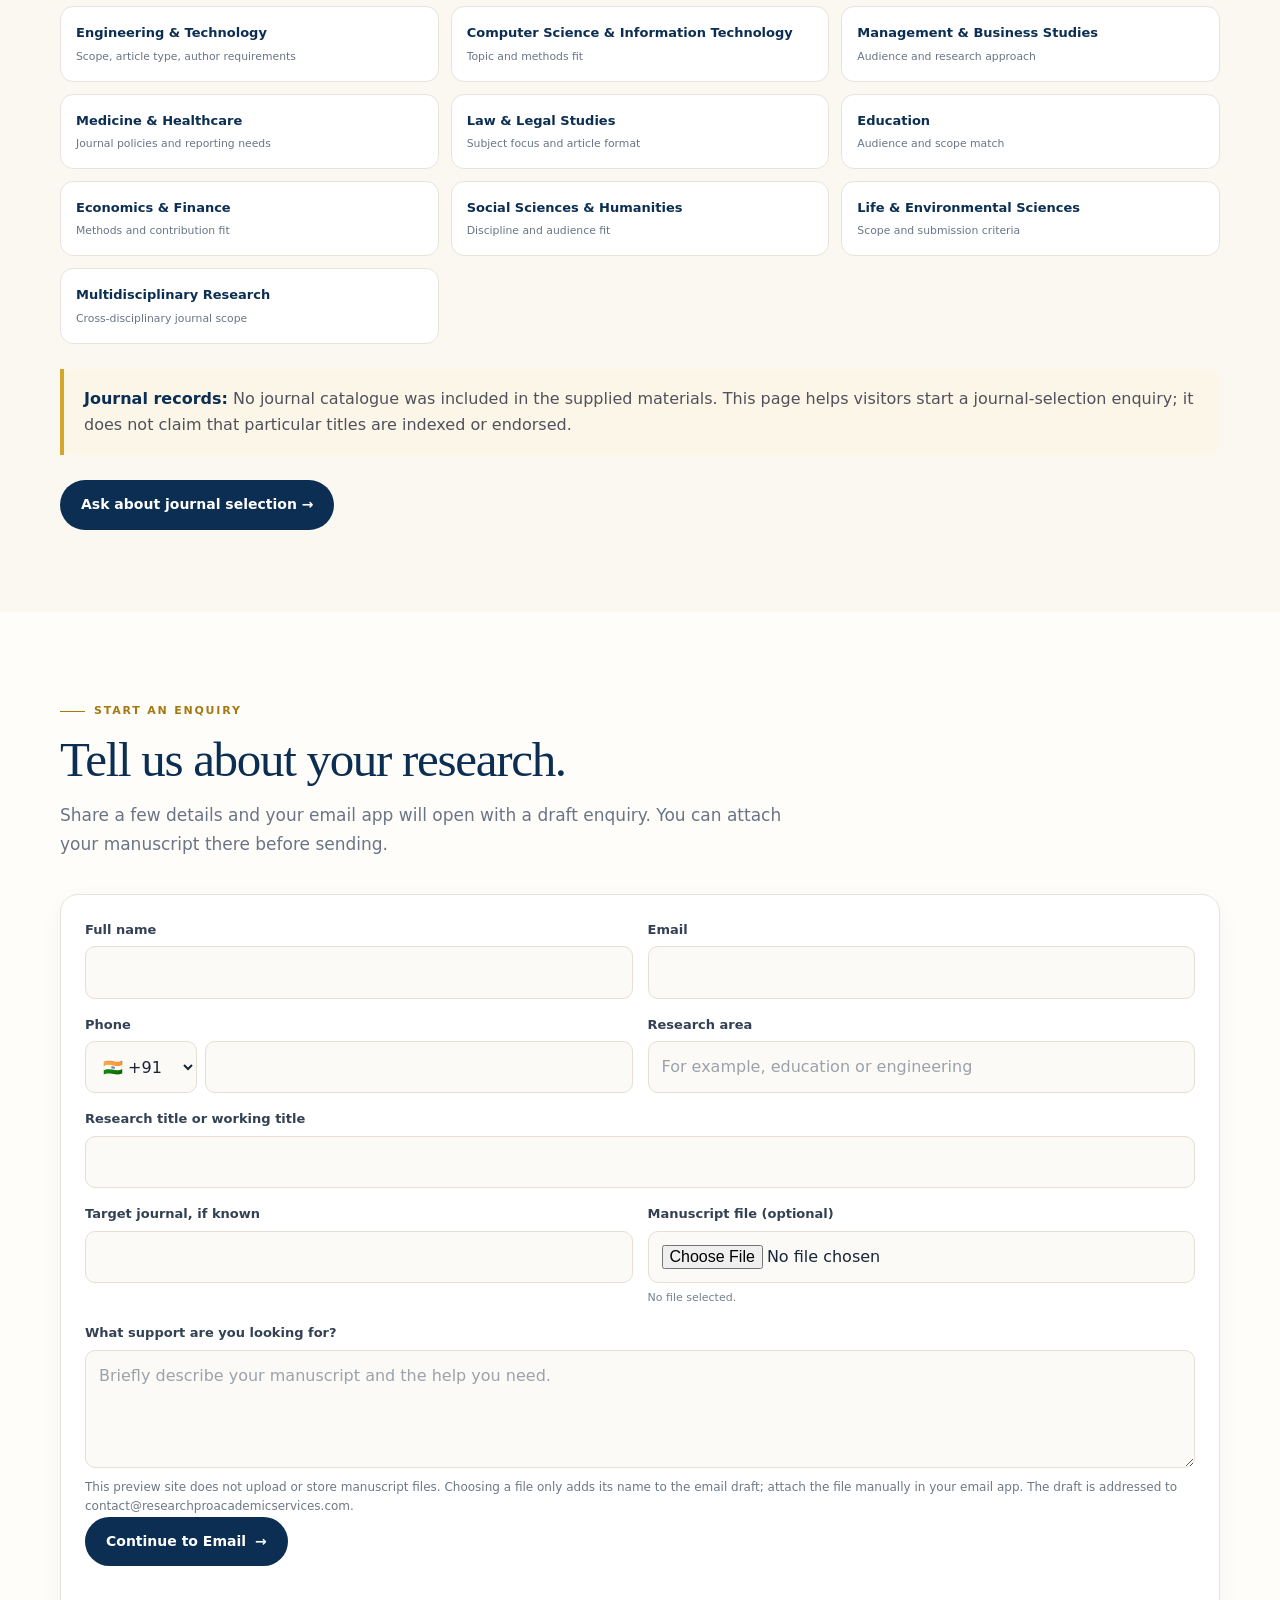
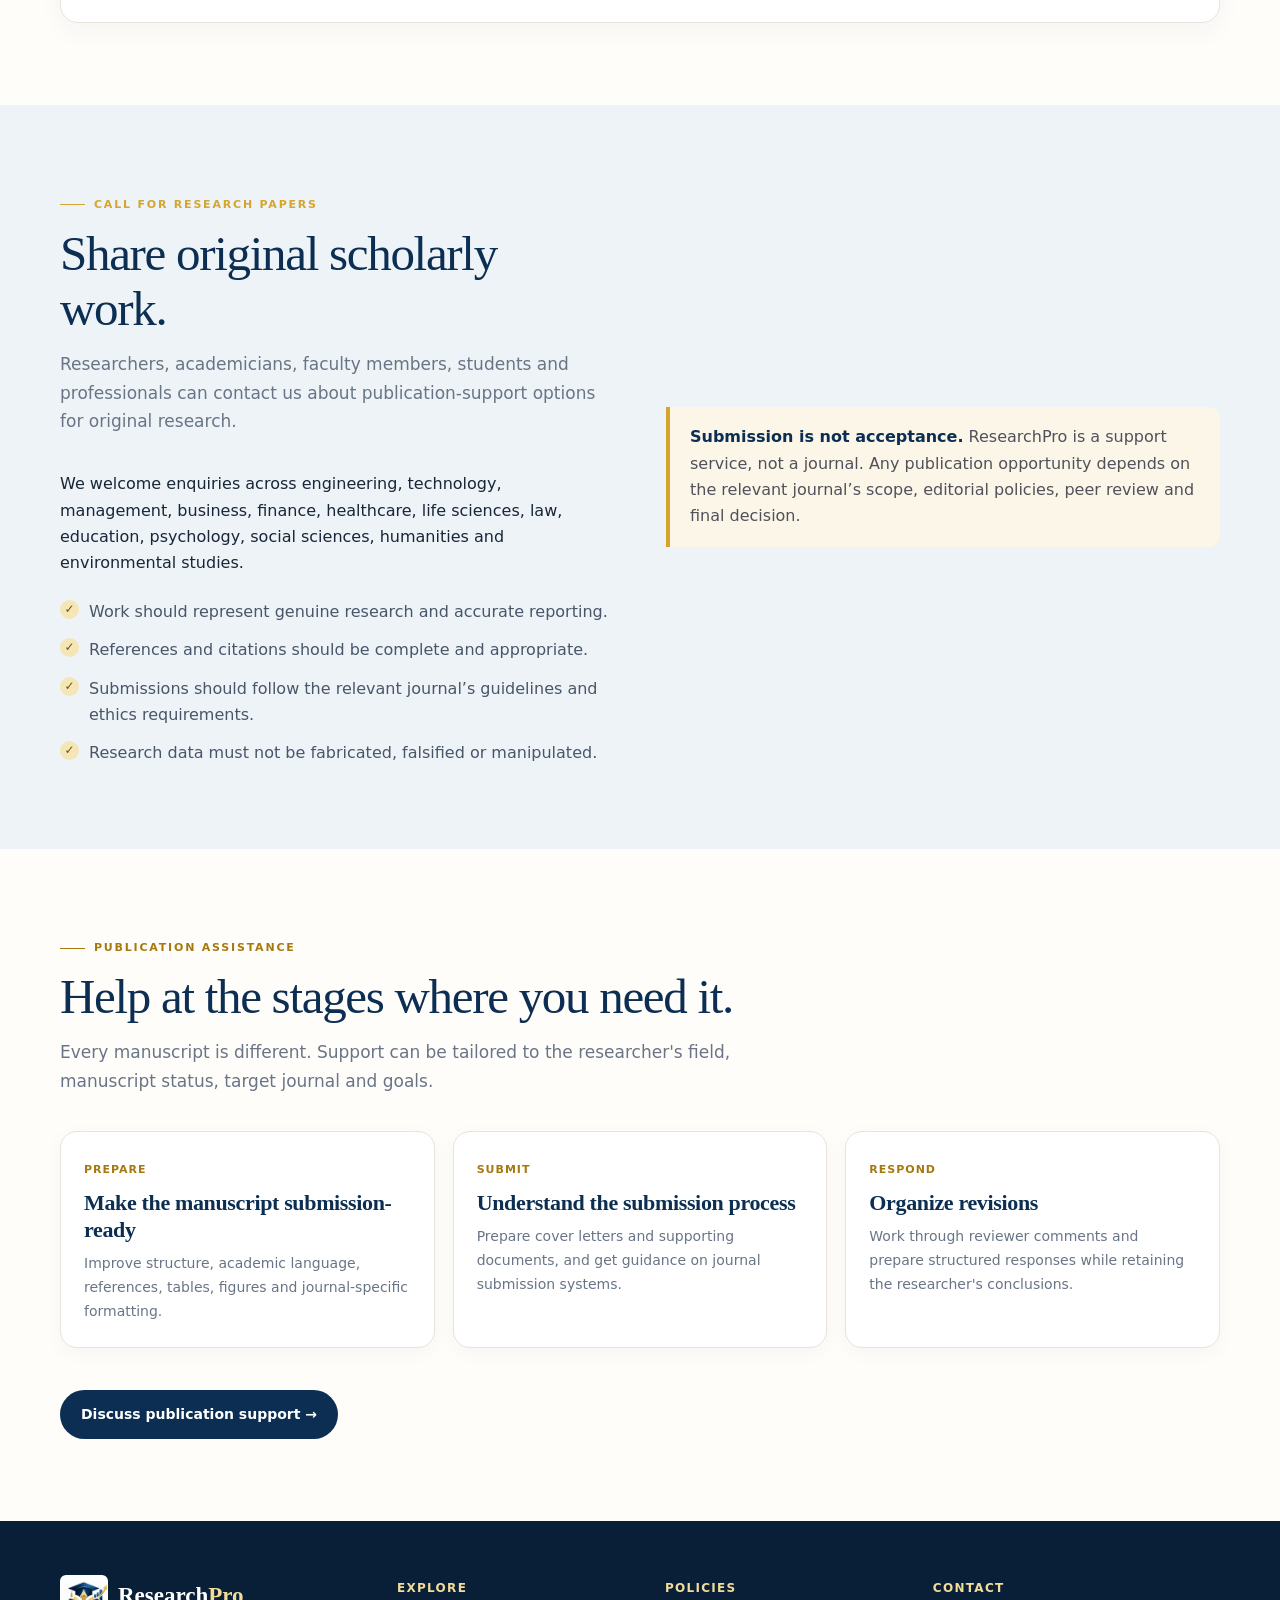
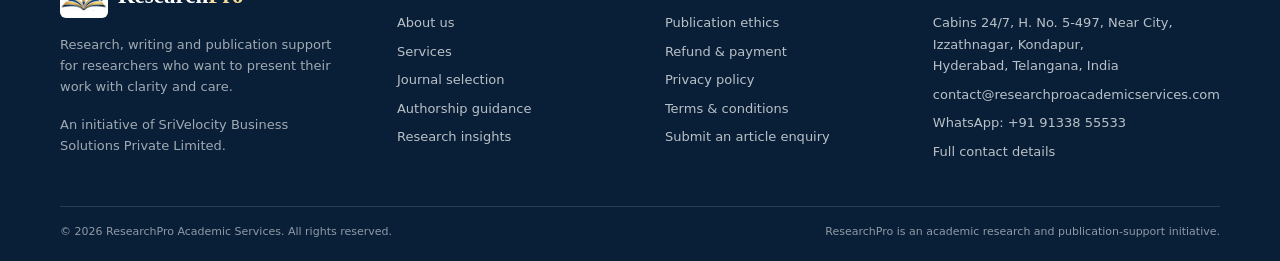
<file: publication.html>
<!doctype html>
<html lang="en">
<head>
  <meta charset="utf-8">
  <meta name="viewport" content="width=device-width, initial-scale=1">
  <meta name="theme-color" content="#0b2e52">
  <meta name="description" content="ResearchPro Academic Services offers academic writing, editing, journal-selection and publication support for researchers and scholars.">
  <title>Publication Support | ResearchPro Academic Services</title>
  <link rel="icon" href="assets/favicon.svg" type="image/svg+xml">
  <link rel="stylesheet" href="assets/site.css">
</head>
<body>

<a class="skip-link" href="#main-content">Skip to content</a>
<header class="site-header">
  <div class="header-inner">
    <a class="brand" href="index.html" aria-label="ResearchPro Academic Services home">
      <img class="brand-mark" src="assets/researchpro-mark.png" alt="">
      <span class="wordmark"><strong>Research<span>Pro</span></strong><small>ACADEMIC SERVICES</small></span>
    </a>
    <button class="menu-button" type="button" aria-label="Open navigation menu" aria-expanded="false" aria-controls="main-nav"><span></span></button>
    <nav class="main-nav" id="main-nav" aria-label="Main navigation">
      <a class="nav-link" href="about.html">About Us</a>
      <div class="nav-item">
        <button class="nav-toggle" type="button" aria-haspopup="true" aria-expanded="false" data-menu-trigger>Services <i class="chevron"></i></button>
        <div class="dropdown">
          <a href="services.html">Explore all services</a>
          <div class="subnav">
            <button class="subnav-trigger" type="button" aria-haspopup="true" aria-expanded="false" data-menu-trigger>Writing Services <span class="arrow">›</span></button>
            <div class="subdropdown">
              <a href="services.html#writing-services">Writing overview</a>
              <a href="services.html#research-writing">Research paper writing support</a>
              <a href="services.html#editing-proofreading">Editing &amp; proofreading</a>
              <a href="services.html#synopsis">Synopsis assistance</a>
              <a href="services.html#proposal">Proposal assistance</a>
              <a href="services.html#dissertation">Dissertation support</a>
            </div>
          </div>
          <div class="subnav">
            <button class="subnav-trigger" type="button" aria-haspopup="true" aria-expanded="false" data-menu-trigger>Publication Support <span class="arrow">›</span></button>
            <div class="subdropdown">
              <a href="services.html#publication-support">Publication overview</a>
              <a href="services.html#systematic-review">Systematic literature review</a>
              <a href="services.html#similarity-screening">Similarity screening</a>
              <a href="services.html#peer-style-review">Peer-style manuscript review</a>
              <a href="services.html#research-presentation">Research presentation</a>
            </div>
          </div>
          <div class="subnav">
            <button class="subnav-trigger" type="button" aria-haspopup="true" aria-expanded="false" data-menu-trigger>PhD Support <span class="arrow">›</span></button>
            <div class="subdropdown">
              <a href="services.html#phd-support">PhD support overview</a>
              <a href="services.html#research-assistance">Research assistance</a>
              <a href="services.html#thesis-support">Thesis support</a>
              <a href="services.html#topic-consultation">Topic consultation</a>
              <a href="services.html#research-consultation">Research consultation</a>
            </div>
          </div>
          <div class="subnav">
            <button class="subnav-trigger" type="button" aria-haspopup="true" aria-expanded="false" data-menu-trigger>Add-On Services <span class="arrow">›</span></button>
            <div class="subdropdown">
              <a href="services.html#add-on-services">Add-on overview</a>
              <a href="services.html#journal-website-setup">Journal website setup</a>
              <a href="services.html#doi-integration">DOI workflow guidance</a>
            </div>
          </div>
        </div>
      </div>
      <div class="nav-item">
        <button class="nav-toggle" type="button" aria-haspopup="true" aria-expanded="false" data-menu-trigger>Publication <i class="chevron"></i></button>
        <div class="dropdown">
          <a href="publication.html#about-publication">About Publication</a>
          <a href="publication.html#journals">Journal Selection</a>
          <a href="publication.html#submit-article">Submit an Article</a>
          <a href="publication.html#call-for-papers">Call for Papers</a>
          <a href="publication.html#publication-assistance">Publication Assistance</a>
        </div>
      </div>
      <div class="nav-item">
        <button class="nav-toggle" type="button" aria-haspopup="true" aria-expanded="false" data-menu-trigger>Policy <i class="chevron"></i></button>
        <div class="dropdown">
          <a href="policies.html#ethics">Publication Ethics</a>
          <a href="policies.html#refund">Refund &amp; Payment Policy</a>
          <a href="policies.html#privacy">Privacy Policy</a>
          <a href="policies.html#terms">Terms &amp; Conditions</a>
        </div>
      </div>
      <a class="nav-link" href="authorship.html">Authorship</a>
      <a class="nav-link" href="publication.html#submit-article">Submit Article</a>
      <a class="nav-link" href="insights.html">Blogs</a>
    </nav>
    <button class="header-cta" type="button" data-open-contact>Contact</button>
  </div>
</header>

<section class="page-intro"><div class="wrap"><div class="breadcrumbs"><a href="index.html">Home</a> / Publication</div><span class="eyebrow">ResearchPro Academic Services</span><h1>Prepare your research for a considered submission.</h1><p>Get practical assistance with journal selection, manuscript preparation, submission guidance and revision support.</p></div></section>
<main id="main-content">
<section class="section" id="about-publication">
  <div class="wrap split">
    <div>
      <span class="eyebrow">Publication support</span>
      <div class="section-heading">
        <h2>Supporting researchers from research to publication.</h2>
        <p>ResearchPro Academic Services helps authors prepare genuine research for submission to suitable scholarly journals and publication platforms.</p>
      </div>
      <p>Researchers often need to manage journal selection, manuscript formatting, academic language, citations, submission steps and reviewer comments. We provide structured assistance across those stages.</p>
      <ul class="check-list">
        <li>Manuscript preparation, editing and journal-specific formatting.</li>
        <li>Journal selection guidance based on topic, scope and article type.</li>
        <li>Submission materials, reviewer responses and revision support.</li>
        <li>Publication-process and research-visibility guidance.</li>
      </ul>
    </div>
    <div class="card">
      <span class="card-index">OUR COMMITMENT</span>
      <h3>Clear support. Independent journal decisions.</h3>
      <p>We help authors understand requirements and prepare their work. We do not guarantee acceptance, peer-review outcomes, publication or indexing. Final decisions belong to the relevant journal, publisher, editorial board or indexing organization.</p>
      <a class="card-link" href="policies.html#ethics">Read our publication ethics →</a>
    </div>
  </div>
</section>
<section class="section section-cream" id="journals">
  <div class="wrap">
    <div class="section-heading">
      <span class="eyebrow">Journal selection</span>
      <h2>Find a journal that fits the work.</h2>
      <p>We help researchers evaluate potential journals against practical criteria. Search the subject areas we support, then contact us to discuss options for a specific manuscript.</p>
    </div>
    <label class="field" for="area-search"><span>Search research areas</span><input class="article-search" id="area-search" data-area-search type="search" placeholder="Try engineering, management, health…"></label>
    <div class="area-grid">
      <article class="area-tile journal-area">Engineering &amp; Technology<small>Scope, article type, author requirements</small></article>
      <article class="area-tile journal-area">Computer Science &amp; Information Technology<small>Topic and methods fit</small></article>
      <article class="area-tile journal-area">Management &amp; Business Studies<small>Audience and research approach</small></article>
      <article class="area-tile journal-area">Medicine &amp; Healthcare<small>Journal policies and reporting needs</small></article>
      <article class="area-tile journal-area">Law &amp; Legal Studies<small>Subject focus and article format</small></article>
      <article class="area-tile journal-area">Education<small>Audience and scope match</small></article>
      <article class="area-tile journal-area">Economics &amp; Finance<small>Methods and contribution fit</small></article>
      <article class="area-tile journal-area">Social Sciences &amp; Humanities<small>Discipline and audience fit</small></article>
      <article class="area-tile journal-area">Life &amp; Environmental Sciences<small>Scope and submission criteria</small></article>
      <article class="area-tile journal-area">Multidisciplinary Research<small>Cross-disciplinary journal scope</small></article>
    </div>
    <p class="empty-results" data-area-empty hidden>No matching research areas. Try another search.</p>
    <div class="note-box"><strong>Journal records:</strong> No journal catalogue was included in the supplied materials. This page helps visitors start a journal-selection enquiry; it does not claim that particular titles are indexed or endorsed.</div>
    <a class="button button-navy" href="#submit-article">Ask about journal selection →</a>
  </div>
</section>
<section class="section" id="submit-article">
  <div class="wrap">
    <div class="section-heading">
      <span class="eyebrow">Start an enquiry</span>
      <h2>Tell us about your research.</h2>
      <p>Share a few details and your email app will open with a draft enquiry. You can attach your manuscript there before sending.</p>
    </div>
    <form class="form-card" data-article-form>
      <div class="form-grid">
        <div class="field"><label for="article-name">Full name</label><input id="article-name" name="name" autocomplete="name" required></div>
        <div class="field"><label for="article-email">Email</label><input id="article-email" name="email" type="email" autocomplete="email" required></div>
        <div class="field">
          <label for="article-phone">Phone</label>
          <div class="phone-field"><select name="countryCode" aria-label="Country calling code"><option value="+91" selected>🇮🇳 +91</option><option value="+1">🇺🇸 +1</option><option value="+44">🇬🇧 +44</option><option value="+61">🇦🇺 +61</option><option value="+971">🇦🇪 +971</option></select><input id="article-phone" name="phone" type="tel" autocomplete="tel-national"></div>
        </div>
        <div class="field"><label for="article-area">Research area</label><input id="article-area" name="area" placeholder="For example, education or engineering"></div>
        <div class="field full"><label for="article-title">Research title or working title</label><input id="article-title" name="title"></div>
        <div class="field"><label for="article-journal">Target journal, if known</label><input id="article-journal" name="journal"></div>
        <div class="field"><label for="article-file">Manuscript file (optional)</label><input id="article-file" type="file" accept=".doc,.docx,.pdf"><p class="field-note" data-file-name>No file selected.</p></div>
        <div class="field full"><label for="article-message">What support are you looking for?</label><textarea id="article-message" name="message" placeholder="Briefly describe your manuscript and the help you need."></textarea></div>
      </div>
      <p class="form-footnote">This preview site does not upload or store manuscript files. Choosing a file only adds its name to the email draft; attach the file manually in your email app. The draft is addressed to contact@researchproacademicservices.com.</p>
      <button class="button button-navy" type="submit">Continue to Email <span aria-hidden="true">→</span></button>
      <p class="form-message" aria-live="polite"></p>
    </form>
  </div>
</section>
<section class="section section-blue" id="call-for-papers">
  <div class="wrap split">
    <div>
      <span class="eyebrow">Call for research papers</span>
      <div class="section-heading"><h2>Share original scholarly work.</h2><p>Researchers, academicians, faculty members, students and professionals can contact us about publication-support options for original research.</p></div>
      <p>We welcome enquiries across engineering, technology, management, business, finance, healthcare, life sciences, law, education, psychology, social sciences, humanities and environmental studies.</p>
      <ul class="check-list">
        <li>Work should represent genuine research and accurate reporting.</li>
        <li>References and citations should be complete and appropriate.</li>
        <li>Submissions should follow the relevant journal’s guidelines and ethics requirements.</li>
        <li>Research data must not be fabricated, falsified or manipulated.</li>
      </ul>
    </div>
    <div class="note-box"><strong>Submission is not acceptance.</strong> ResearchPro is a support service, not a journal. Any publication opportunity depends on the relevant journal’s scope, editorial policies, peer review and final decision.</div>
  </div>
</section>
<section class="section" id="publication-assistance">
  <div class="wrap">
    <div class="section-heading">
      <span class="eyebrow">Publication assistance</span>
      <h2>Help at the stages where you need it.</h2>
      <p>Every manuscript is different. Support can be tailored to the researcher's field, manuscript status, target journal and goals.</p>
    </div>
    <div class="grid-3">
      <article class="card"><span class="card-index">PREPARE</span><h3>Make the manuscript submission-ready</h3><p>Improve structure, academic language, references, tables, figures and journal-specific formatting.</p></article>
      <article class="card"><span class="card-index">SUBMIT</span><h3>Understand the submission process</h3><p>Prepare cover letters and supporting documents, and get guidance on journal submission systems.</p></article>
      <article class="card"><span class="card-index">RESPOND</span><h3>Organize revisions</h3><p>Work through reviewer comments and prepare structured responses while retaining the researcher's conclusions.</p></article>
    </div>
    <div class="page-cta"><button class="button button-navy" type="button" data-open-contact>Discuss publication support →</button></div>
  </div>
</section>
</main>

<footer class="site-footer">
  <div class="wrap">
    <div class="footer-grid">
      <div>
        <a class="footer-brand" href="index.html">
          <img src="assets/researchpro-mark.png" alt="">
          <strong>Research<span>Pro</span></strong>
        </a>
        <p class="footer-copy">Research, writing and publication support for researchers who want to present their work with clarity and care.</p>
        <p class="footer-copy">An initiative of SriVelocity Business Solutions Private Limited.</p>
      </div>
      <div class="footer-col">
        <h3>Explore</h3>
        <a href="about.html">About us</a>
        <a href="services.html">Services</a>
        <a href="publication.html#journals">Journal selection</a>
        <a href="authorship.html">Authorship guidance</a>
        <a href="insights.html">Research insights</a>
      </div>
      <div class="footer-col">
        <h3>Policies</h3>
        <a href="policies.html#ethics">Publication ethics</a>
        <a href="policies.html#refund">Refund &amp; payment</a>
        <a href="policies.html#privacy">Privacy policy</a>
        <a href="policies.html#terms">Terms &amp; conditions</a>
        <a href="publication.html#submit-article">Submit an article enquiry</a>
      </div>
      <div class="footer-col">
        <h3>Contact</h3>
        <p>Cabins 24/7, H. No. 5-497, Near City,<br>Izzathnagar, Kondapur,<br>Hyderabad, Telangana, India</p>
        <a href="mailto:contact@researchproacademicservices.com">contact@researchproacademicservices.com</a>
        <a href="https://wa.me/919133855533" target="_blank" rel="noopener">WhatsApp: +91 91338 55533</a>
        <a href="contact.html">Full contact details</a>
      </div>
    </div>
    <div class="footer-bottom">
      <span>© <span data-current-year>2026</span> ResearchPro Academic Services. All rights reserved.</span>
      <span>ResearchPro is an academic research and publication-support initiative.</span>
    </div>
  </div>
</footer>


<div class="floating-rail" aria-label="Quick contact and social links">
  <button class="rail-button rail-contact" type="button" data-open-contact aria-haspopup="dialog" aria-controls="contact-panel">CONTACT</button>
  <a class="rail-button rail-social" href="https://www.facebook.com/people/ResearchPro-Academic-Services/61595153243294/" target="_blank" rel="noopener" aria-label="ResearchPro on Facebook">
    <svg viewBox="0 0 24 24" aria-hidden="true"><path d="M13.4 21v-8.2h2.8l.4-3.2h-3.2V7.5c0-.9.3-1.5 1.6-1.5h1.7V3.1c-.3 0-1.4-.1-2.7-.1-2.7 0-4.5 1.6-4.5 4.6v2H6.7v3.2h2.8V21h3.9z"/></svg>
  </a>
  <a class="rail-button rail-social instagram" href="https://www.instagram.com/researchpro_academic_services/" target="_blank" rel="noopener" aria-label="ResearchPro on Instagram">
    <svg viewBox="0 0 24 24" aria-hidden="true"><path d="M7.1 2.5h9.8a4.6 4.6 0 0 1 4.6 4.6v9.8a4.6 4.6 0 0 1-4.6 4.6H7.1a4.6 4.6 0 0 1-4.6-4.6V7.1a4.6 4.6 0 0 1 4.6-4.6zm0 1.9a2.7 2.7 0 0 0-2.7 2.7v9.8a2.7 2.7 0 0 0 2.7 2.7h9.8a2.7 2.7 0 0 0 2.7-2.7V7.1a2.7 2.7 0 0 0-2.7-2.7H7.1zm4.9 3.1a4.5 4.5 0 1 1 0 9 4.5 4.5 0 0 1 0-9zm0 1.9a2.6 2.6 0 1 0 0 5.2 2.6 2.6 0 0 0 0-5.2zm5-3.1a1.1 1.1 0 1 1 0 2.2 1.1 1.1 0 0 1 0-2.2z"/></svg>
  </a>
  <a class="rail-button rail-social youtube" href="https://www.youtube.com/@ResearchProAcademicServices" target="_blank" rel="noopener" aria-label="ResearchPro on YouTube">
    <svg viewBox="0 0 24 24" aria-hidden="true"><path d="M23.2 7a3 3 0 0 0-2.1-2.1C19.2 4.4 12 4.4 12 4.4s-7.2 0-9.1.5A3 3 0 0 0 .8 7 31 31 0 0 0 .3 12a31 31 0 0 0 .5 5 3 3 0 0 0 2.1 2.1c1.9.5 9.1.5 9.1.5s7.2 0 9.1-.5a3 3 0 0 0 2.1-2.1 31 31 0 0 0 .5-5 31 31 0 0 0-.5-5zM9.6 15.9V8.1L16.2 12l-6.6 3.9z"/></svg>
  </a>
</div>
<button class="chat-dismiss" type="button" data-dismiss-chat aria-label="Hide WhatsApp chat shortcut">×</button>
<a class="chat-bubble" href="https://wa.me/919133855533?text=Hello%20ResearchPro%2C%20I%27d%20like%20to%20talk%20about%20academic%20support." target="_blank" rel="noopener">Chat with us</a>


<div class="drawer-overlay" aria-hidden="true" data-close-contact></div>
<aside class="contact-drawer" id="contact-panel" role="dialog" aria-modal="true" aria-labelledby="drawer-title" aria-hidden="true" inert>
  <div class="drawer-head">
    <div>
      <h2 id="drawer-title">How can we help?</h2>
      <p>Average response time is currently under 12 hours.</p>
    </div>
    <button class="drawer-close" type="button" aria-label="Close contact form">×</button>
  </div>
  <form class="drawer-form" data-wa-form>
    <div class="field"><label for="drawer-name">Full Name</label><input id="drawer-name" name="name" autocomplete="name" required></div>
    <div class="field"><label for="drawer-email">Email</label><input id="drawer-email" name="email" type="email" autocomplete="email" required></div>
    <div class="field">
      <label for="drawer-phone">Phone Number</label>
      <div class="phone-field">
        <select name="countryCode" aria-label="Country calling code">
          <option value="+91" selected>🇮🇳 +91</option><option value="+1">🇺🇸 +1</option><option value="+44">🇬🇧 +44</option><option value="+61">🇦🇺 +61</option><option value="+971">🇦🇪 +971</option>
        </select>
        <input id="drawer-phone" name="phone" type="tel" autocomplete="tel-national" required>
      </div>
    </div>
    <div class="field"><label for="drawer-message">Message</label><textarea id="drawer-message" name="message" required></textarea></div>
    <button class="drawer-submit" type="submit">Send Message <svg viewBox="0 0 24 24" aria-hidden="true"><path fill="currentColor" d="M2.6 20.5 22 12 2.6 3.5l-.1 6.6 13.9 1.9-13.9 1.9.1 6.6z"/></svg></button>
    <p class="drawer-privacy">After selecting Send Message, review and send your message in WhatsApp.</p>
    <p class="form-message" aria-live="polite"></p>
  </form>
</aside>

<script src="assets/site.js"></script>
</body>
</html>
</file>
<file: assets/site.css>
:root {
  --navy: #0b2e52;
  --navy-deep: #071f39;
  --navy-soft: #173f64;
  --gold: #d5a52d;
  --gold-light: #f3dc9b;
  --cream: #fbf8f1;
  --paper: #fffdfa;
  --ink: #182638;
  --muted: #697586;
  --line: #e8e4dc;
  --soft-blue: #edf3f7;
  --green: #16a66a;
  --shadow: 0 20px 60px rgba(7, 31, 57, .12);
  --radius: 22px;
  --content: 1160px;
}
* { box-sizing: border-box; }
html { scroll-behavior: smooth; scroll-padding-top: 108px; }
body {
  margin: 0; color: var(--ink); background: var(--paper);
  font: 16px/1.65 Inter, ui-sans-serif, system-ui, -apple-system, BlinkMacSystemFont, "Segoe UI", sans-serif;
  text-rendering: optimizeLegibility;
}
body.drawer-open { overflow: hidden; }
img { max-width: 100%; display: block; }
a { color: inherit; }
button, input, select, textarea { font: inherit; }
button, a { -webkit-tap-highlight-color: transparent; }
a:focus-visible, button:focus-visible, input:focus-visible, select:focus-visible, textarea:focus-visible {
  outline: 3px solid rgba(213, 165, 45, .8); outline-offset: 3px;
}
.skip-link { position: absolute; top: -50px; left: 16px; z-index: 1000; padding: 10px 16px; background: white; color: var(--navy); border-radius: 8px; }
.skip-link:focus { top: 12px; }
.wrap { width: min(var(--content), calc(100% - 44px)); margin-inline: auto; }
.site-header { position: sticky; top: 0; z-index: 50; background: rgba(255, 253, 250, .96); backdrop-filter: blur(16px); border-bottom: 1px solid rgba(11, 46, 82, .09); }
.header-inner { width: min(1380px, calc(100% - 36px)); margin: 0 auto; min-height: 82px; display: flex; align-items: center; gap: 26px; }
.brand { flex: 0 0 auto; display: inline-flex; align-items: center; gap: 10px; color: var(--navy); text-decoration: none; min-width: 222px; }
.brand-mark { width: 58px; height: 50px; object-fit: contain; }
.wordmark { display: grid; line-height: 1; }
.wordmark strong { font: 700 25px/1 Georgia, "Times New Roman", serif; letter-spacing: -.8px; }
.wordmark strong span { color: var(--gold); }
.wordmark small { margin-top: 6px; font-size: 9px; font-weight: 700; letter-spacing: 2.3px; color: #5d6876; white-space: nowrap; }
.main-nav { display: flex; align-items: center; justify-content: flex-end; gap: 2px; flex: 1; }
.nav-link, .nav-toggle { border: 0; background: none; color: #293747; text-decoration: none; padding: 12px 10px; font-weight: 600; font-size: 14px; cursor: pointer; display: inline-flex; align-items: center; gap: 7px; white-space: nowrap; }
.nav-link:hover, .nav-toggle:hover, .nav-item:focus-within > .nav-toggle { color: #a97600; }
.chevron { width: 7px; height: 7px; border: solid currentColor; border-width: 0 1.8px 1.8px 0; transform: rotate(45deg); display: inline-block; margin-top: -4px; }
.nav-item { position: relative; }
.dropdown { position: absolute; top: calc(100% - 2px); left: 0; z-index: 70; min-width: 248px; background: white; border: 1px solid #ebe7df; border-radius: 13px; padding: 8px; box-shadow: 0 18px 42px rgba(8, 30, 53, .14); opacity: 0; visibility: hidden; transform: translateY(8px); transition: opacity .16s ease, transform .16s ease, visibility .16s; }
.nav-item:hover > .dropdown, .nav-item:focus-within > .dropdown, .nav-item.is-open > .dropdown, .subnav:hover > .subdropdown, .subnav:focus-within > .subdropdown, .subnav.is-open > .subdropdown { opacity: 1; visibility: visible; transform: translateY(0); }
.dropdown a, .subnav-trigger { display: flex; width: 100%; align-items: center; justify-content: space-between; gap: 14px; border: 0; border-radius: 8px; padding: 10px 11px; background: transparent; color: #344052; text-decoration: none; text-align: left; font-weight: 550; font-size: 14px; cursor: pointer; }
.dropdown a:hover, .subnav-trigger:hover { background: #f7f4ed; color: var(--navy); }
.subnav { position: relative; }
.subnav-trigger .arrow { color: #778292; font-size: 19px; line-height: 1; }
.subdropdown { position: absolute; left: calc(100% - 3px); top: -8px; width: 275px; z-index: 72; background: white; border: 1px solid #ebe7df; border-radius: 13px; padding: 8px; box-shadow: 0 18px 42px rgba(8, 30, 53, .14); opacity: 0; visibility: hidden; transform: translateX(8px); transition: opacity .16s ease, transform .16s ease, visibility .16s; }
.subnav:hover > .subdropdown, .subnav:focus-within > .subdropdown, .subnav.is-open > .subdropdown { transform: translateX(0); }
.dropdown .menu-kicker { padding: 8px 11px 5px; color: #8a929c; font-size: 10px; font-weight: 800; letter-spacing: 1.2px; text-transform: uppercase; }
.header-cta { text-decoration: none; background: var(--navy); color: white; border-radius: 999px; padding: 11px 17px; font-weight: 700; font-size: 13px; white-space: nowrap; box-shadow: 0 6px 14px rgba(11, 46, 82, .13); }
.header-cta:hover { background: #17466f; transform: translateY(-1px); }
.menu-button { display: none; width: 44px; height: 44px; border: 1px solid var(--line); border-radius: 50%; background: white; color: var(--navy); cursor: pointer; }
.menu-button span, .menu-button::before, .menu-button::after { content: ""; display: block; width: 18px; height: 2px; background: currentColor; margin: 4px auto; transition: transform .18s; }
.hero { position: relative; overflow: hidden; isolation: isolate; background: radial-gradient(circle at 77% 25%, rgba(213,165,45,.19), transparent 28%), linear-gradient(122deg, var(--navy-deep), #0d355c 62%, #17466f); color: white; padding: 76px 0 78px; }
.hero::after { position: absolute; content: ""; width: 520px; height: 520px; right: -210px; bottom: -330px; border: 1px solid rgba(255,255,255,.12); border-radius: 50%; box-shadow: 0 0 0 48px rgba(255,255,255,.025), 0 0 0 96px rgba(255,255,255,.02); z-index: -1; }
.hero-grid { display: grid; grid-template-columns: 1.06fr .94fr; align-items: center; gap: 58px; }
.eyebrow { display: inline-flex; align-items: center; gap: 9px; color: var(--gold); text-transform: uppercase; letter-spacing: 1.8px; font-size: 11px; font-weight: 800; }
.eyebrow::before { content: ""; width: 25px; height: 1px; background: currentColor; }
.hero h1 { max-width: 690px; margin: 18px 0 20px; font: 500 clamp(42px, 5.4vw, 68px)/1.04 Georgia, "Times New Roman", serif; letter-spacing: -2.4px; }
.hero h1 em { font-style: normal; color: var(--gold-light); }
.hero p { max-width: 610px; color: rgba(255,255,255,.78); font-size: 18px; line-height: 1.72; margin: 0; }
.hero-actions { display: flex; flex-wrap: wrap; gap: 12px; margin-top: 30px; }
.button { display: inline-flex; align-items: center; justify-content: center; gap: 9px; min-height: 48px; padding: 12px 20px; border-radius: 999px; border: 1px solid transparent; cursor: pointer; text-decoration: none; font-size: 14px; font-weight: 750; transition: .18s ease; }
.button-gold { color: #221d12; background: linear-gradient(135deg, #f2d77e, #d6a42c); box-shadow: 0 10px 25px rgba(213,165,45,.15); }
.button-gold:hover { transform: translateY(-2px); filter: brightness(1.04); }
.button-outline { color: white; border-color: rgba(255,255,255,.35); background: rgba(255,255,255,.04); }
.button-outline:hover { background: rgba(255,255,255,.12); }
.button-navy { color: white; background: var(--navy); }
.button-navy:hover { background: #17466f; transform: translateY(-1px); }
.button-light { background: white; color: var(--navy); border-color: var(--line); }
.button-light:hover { border-color: var(--gold); transform: translateY(-1px); }
.hero-note { margin-top: 25px; font-size: 12px; color: rgba(255,255,255,.63); }
.hero-brand-card { background: #fff; border: 1px solid rgba(255,255,255,.5); border-radius: 26px; box-shadow: 0 28px 70px rgba(0,0,0,.22); padding: 23px; transform: rotate(1.2deg); }
.hero-brand-card img { width: 100%; max-width: 450px; margin: auto; }
.hero-side-caption { display: flex; align-items: center; justify-content: space-between; gap: 14px; padding: 15px 8px 2px; color: #5a6673; font-size: 12px; }
.hero-side-caption strong { color: var(--navy); font-size: 13px; }
.hero-side-caption span:last-child { color: #a67910; font-weight: 700; }
.section { padding: 82px 0; }
.section-tight { padding: 56px 0; }
.section-cream { background: var(--cream); }
.section-blue { background: var(--soft-blue); }
.section-heading { max-width: 760px; margin-bottom: 35px; }
.section-heading.center { margin-inline: auto; text-align: center; }
.section-heading .eyebrow { color: #a67910; }
.section-heading h2, .page-intro h1 { color: var(--navy); font: 500 clamp(34px, 4vw, 49px)/1.12 Georgia, "Times New Roman", serif; letter-spacing: -1.3px; margin: 13px 0; }
.section-heading p, .page-intro p { color: var(--muted); font-size: 17px; margin: 0; line-height: 1.7; }
.page-intro { background: linear-gradient(130deg, #f7f3e9 0, #fbf8f1 48%, #f0f5f7 100%); padding: 64px 0 56px; border-bottom: 1px solid var(--line); }
.page-intro h1 { max-width: 800px; }
.page-intro p { max-width: 800px; }
.breadcrumbs { color: #85909e; font-size: 12px; margin-bottom: 12px; }
.breadcrumbs a { color: #687788; text-decoration: none; }
.breadcrumbs a:hover { color: var(--navy); text-decoration: underline; }
.wrap { width: min(var(--content), calc(100% - 44px)); margin-inline: auto; }
.grid-2, .grid-3, .grid-4 { display: grid; gap: 18px; }
.grid-2 { grid-template-columns: repeat(2, minmax(0, 1fr)); }
.grid-3 { grid-template-columns: repeat(3, minmax(0, 1fr)); }
.grid-4 { grid-template-columns: repeat(4, minmax(0, 1fr)); }
.card { position: relative; background: white; border: 1px solid var(--line); border-radius: 17px; padding: 23px; box-shadow: 0 5px 20px rgba(10,37,62,.035); }
.card:hover { border-color: #d9c48b; box-shadow: 0 13px 32px rgba(10,37,62,.08); transform: translateY(-2px); transition: .18s ease; }
.card .card-index { display: inline-flex; color: #a67910; font-size: 11px; font-weight: 850; letter-spacing: 1px; }
.card h3 { margin: 9px 0 8px; color: var(--navy); font: 600 22px/1.22 Georgia, "Times New Roman", serif; letter-spacing: -.35px; }
.card p { margin: 0; color: var(--muted); font-size: 14px; line-height: 1.7; }
.card ul { margin: 13px 0 0; padding-left: 19px; color: #526071; font-size: 13px; }
.card li { margin: 4px 0; }
.card-link { display: inline-flex; margin-top: 17px; color: #86600d; text-decoration: none; font-size: 13px; font-weight: 800; }
.card-link:hover { text-decoration: underline; }
.service-group { padding: 34px 0; border-top: 1px solid var(--line); scroll-margin-top: 116px; }
.service-group:first-of-type { border-top: 0; }
.group-heading { display: flex; align-items: flex-end; justify-content: space-between; gap: 24px; margin-bottom: 20px; }
.group-heading h2 { margin: 6px 0 0; color: var(--navy); font: 500 33px/1.15 Georgia, "Times New Roman", serif; }
.group-heading p { max-width: 560px; color: var(--muted); margin: 0; }
.note-box { border-left: 4px solid var(--gold); background: #fbf6e8; color: #50515a; padding: 17px 20px; border-radius: 0 12px 12px 0; margin: 25px 0; }
.note-box strong { color: var(--navy); }
.pill-row { display: flex; flex-wrap: wrap; gap: 9px; }
.pill { display: inline-flex; align-items: center; border: 1px solid #e6dfcf; border-radius: 999px; background: rgba(255,255,255,.68); padding: 7px 12px; color: #435165; font-size: 12px; font-weight: 650; }
.stat-strip { background: white; border-bottom: 1px solid var(--line); }
.stat-grid { display: grid; grid-template-columns: repeat(4,1fr); }
.stat { padding: 23px 20px; text-align: center; border-right: 1px solid var(--line); }
.stat:last-child { border-right: 0; }
.stat strong { display: block; color: var(--navy); font: 600 20px Georgia,serif; }
.stat span { color: var(--muted); font-size: 12px; }
.split { display: grid; grid-template-columns: 1fr 1fr; gap: 52px; align-items: center; }
.split-visual { background: radial-gradient(circle at 50% 40%, #fff 0, #fff 35%, #f5efdf 36%, #f7f3e9 100%); padding: 24px; border-radius: 28px; border: 1px solid var(--line); }
.split-visual img { width: min(100%, 470px); margin: auto; }
.check-list { list-style: none; padding: 0; margin: 22px 0 0; display: grid; gap: 12px; }
.check-list li { position: relative; padding-left: 29px; color: #495669; }
.check-list li::before { content: "✓"; position: absolute; left: 0; top: 1px; width: 19px; height: 19px; display: grid; place-items: center; color: #72540b; background: #f5e6b7; border-radius: 50%; font-size: 12px; font-weight: 900; }
.steps { display: grid; grid-template-columns: repeat(4,1fr); gap: 15px; counter-reset: steps; }
.step { background: white; border: 1px solid var(--line); border-radius: 16px; padding: 21px; counter-increment: steps; }
.step::before { content: "0" counter(steps); display: block; color: #a67910; font-size: 12px; letter-spacing: 1px; font-weight: 850; }
.step h3 { margin: 11px 0 6px; color: var(--navy); font: 600 20px/1.2 Georgia,serif; }
.step p { margin: 0; color: var(--muted); font-size: 13px; }
.callout { border-radius: 24px; padding: 35px; display: flex; justify-content: space-between; align-items: center; gap: 30px; background: linear-gradient(120deg, var(--navy), #194c78); color: white; }
.callout h2 { margin: 0 0 7px; font: 500 33px/1.15 Georgia,serif; }
.callout p { color: rgba(255,255,255,.72); margin: 0; max-width: 700px; }
.faq-list { border-top: 1px solid var(--line); }
.faq-item { border-bottom: 1px solid var(--line); }
.faq-item summary { cursor: pointer; list-style: none; padding: 18px 42px 18px 0; color: var(--navy); font-weight: 700; position: relative; }
.faq-item summary::-webkit-details-marker { display: none; }
.faq-item summary::after { content: "+"; position: absolute; right: 6px; top: 13px; color: #a67910; font-size: 22px; }
.faq-item[open] summary::after { content: "−"; }
.faq-item p { max-width: 850px; margin: 0 0 18px; color: var(--muted); }
.policy-section { padding: 34px 0; border-bottom: 1px solid var(--line); scroll-margin-top: 115px; }
.policy-section h2 { color: var(--navy); font: 500 32px/1.2 Georgia,serif; margin: 0 0 12px; }
.policy-section h3 { color: var(--navy); font: 650 20px/1.3 Georgia,serif; margin: 23px 0 7px; }
.policy-section p { color: #586474; }
.policy-section ul, .policy-section ol { color: #586474; padding-left: 22px; }
.policy-section li { margin: 5px 0; }
.toc { display: flex; flex-wrap: wrap; gap: 8px; padding: 14px; border: 1px solid var(--line); border-radius: 14px; background: white; margin: 26px 0 10px; }
.toc a { padding: 7px 11px; color: var(--navy); background: #f3f6f7; border-radius: 8px; font-size: 12px; font-weight: 700; text-decoration: none; }
.toc a:hover { background: #efe4c7; }
.form-card { background: white; border: 1px solid var(--line); border-radius: 18px; padding: 24px; box-shadow: 0 8px 24px rgba(10,37,62,.045); }
.form-grid { display: grid; grid-template-columns: 1fr 1fr; gap: 15px; }
.field { display: flex; flex-direction: column; gap: 6px; }
.field.full { grid-column: 1 / -1; }
.field label { color: #344154; font-size: 13px; font-weight: 700; }
.field input, .field select, .field textarea { width: 100%; border: 1px solid #e5dfd4; border-radius: 10px; background: #fcfaf6; padding: 12px 13px; color: var(--ink); min-height: 46px; }
.field textarea { min-height: 118px; resize: vertical; }
.field input::placeholder, .field textarea::placeholder { color: #9ba2aa; }
.field-note { color: #748091; font-size: 11px; margin: 0; }
.form-message { min-height: 24px; color: #247650; font-size: 13px; margin: 8px 0 0; }
.phone-field { display: grid; grid-template-columns: 112px 1fr; gap: 8px; }
.form-footnote { color: #6d7885; font-size: 12px; margin: 10px 0 0; }
.article-search { width: min(460px,100%); border: 1px solid #ded8cc; border-radius: 999px; background: white; padding: 13px 18px; margin: 18px 0 22px; color: var(--ink); }
.journal-area { transition: opacity .15s ease, transform .15s ease; }
.journal-area[hidden] { display: none; }
.area-grid { display: grid; grid-template-columns: repeat(3,1fr); gap: 12px; }
.area-tile { background: white; border: 1px solid var(--line); border-radius: 13px; padding: 15px; color: var(--navy); font-weight: 700; font-size: 13px; }
.area-tile small { display: block; margin-top: 4px; color: var(--muted); font-weight: 450; }
.insight-card { overflow: hidden; }
.insight-card .insight-top { height: 8px; background: linear-gradient(90deg,var(--navy),var(--gold)); margin: -23px -23px 18px; }
.insight-card h3 { font-size: 23px; }
.insight-card .label { color: #97700c; text-transform: uppercase; font-size: 10px; font-weight: 850; letter-spacing: 1.2px; }
.insight-card[hidden] { display: none; }
.site-footer { background: #081f37; color: white; padding: 54px 0 20px; }
.footer-grid { display: grid; grid-template-columns: 1.3fr 1fr 1fr 1.15fr; gap: 38px; }
.footer-brand { display: flex; align-items: center; gap: 10px; text-decoration: none; color: white; }
.footer-brand img { width: 48px; height: 43px; object-fit: contain; background: white; border-radius: 6px; }
.footer-brand strong { font: 600 23px Georgia,serif; }
.footer-brand strong span { color: var(--gold-light); }
.footer-copy { color: rgba(255,255,255,.62); font-size: 13px; max-width: 290px; margin-top: 16px; }
.footer-col h3 { font-size: 12px; color: var(--gold-light); text-transform: uppercase; letter-spacing: 1.3px; margin: 4px 0 14px; }
.footer-col a, .footer-col p { display: block; color: rgba(255,255,255,.72); text-decoration: none; font-size: 13px; margin: 7px 0; }
.footer-col a:hover { color: white; text-decoration: underline; }
.footer-bottom { border-top: 1px solid rgba(255,255,255,.13); margin-top: 36px; padding-top: 16px; display: flex; justify-content: space-between; gap: 16px; color: rgba(255,255,255,.55); font-size: 11px; }
.footer-bottom a { color: inherit; text-decoration: none; }
.floating-rail { position: fixed; z-index: 45; right: 0; top: 38%; display: grid; gap: 7px; align-items: end; }
.rail-button { border: 0; cursor: pointer; text-decoration: none; display: grid; place-items: center; width: 48px; height: 51px; color: white; border-radius: 15px 0 0 15px; box-shadow: 0 4px 14px rgba(0,0,0,.13); transition: width .16s, transform .16s; }
.rail-button:hover { width: 56px; transform: translateX(-2px); }
.rail-contact { writing-mode: vertical-rl; transform: rotate(180deg); background: var(--navy); letter-spacing: 1.4px; font-weight: 800; font-size: 11px; width: 48px; height: 115px; border-radius: 0 15px 15px 0; text-decoration: none; }
.rail-contact:hover { width: 54px; }
.rail-social { background: #1877f2; }
.rail-social.linkedin { background: #0a66c2; }
.rail-social.instagram { background: #cf2871; }
.rail-social.youtube { background: #d62d25; }
.rail-button svg { width: 20px; height: 20px; fill: currentColor; }
.chat-bubble { position: fixed; left: 52px; bottom: 18px; z-index: 82; display: inline-flex; align-items: center; gap: 9px; padding: 10px 16px 10px 13px; color: #182638; text-decoration: none; background: white; border: 1px solid #cde7d9; border-radius: 999px; box-shadow: 0 7px 24px rgba(0,0,0,.13); font-size: 13px; font-weight: 700; }
.chat-bubble::before { content: ""; width: 10px; height: 10px; border-radius: 50%; background: var(--green); box-shadow: 0 0 0 4px #dcf4e9; }
.chat-bubble:hover { transform: translateY(-2px); }
.chat-dismiss { position: fixed; left: 17px; bottom: 27px; z-index: 82; width: 24px; height: 24px; padding: 0; display: grid; place-items: center; border: 0; border-radius: 50%; background: #111; color: #fff; cursor: pointer; font-size: 16px; line-height: 1; }
.chat-dismiss[hidden], .chat-bubble[hidden] { display: none; }
.drawer-overlay { position: fixed; inset: 0; z-index: 80; background: rgba(22, 20, 18, .57); backdrop-filter: blur(5px); opacity: 0; visibility: hidden; transition: opacity .25s, visibility .25s; }
.drawer-overlay.is-open { opacity: 1; visibility: visible; }
.contact-drawer { position: fixed; z-index: 81; inset: 0 0 0 auto; width: min(568px, 100%); height: 100dvh; overflow-y: auto; background: #fffdfa; box-shadow: -20px 0 55px rgba(0,0,0,.18); padding: 72px 30px 24px; transform: translateX(102%); transition: transform .27s cubic-bezier(.2,.75,.2,1); }
.contact-drawer.is-open { transform: translateX(0); }
.drawer-head { display: flex; align-items: flex-start; justify-content: space-between; gap: 18px; }
.drawer-head h2 { color: #201d19; margin: 0; font: 700 31px/1.16 Inter,system-ui,sans-serif; letter-spacing: -.7px; }
.drawer-head p { color: #827d76; margin: 7px 0 0; font-size: 15px; }
.drawer-close { flex: 0 0 auto; width: 38px; height: 38px; display: grid; place-items: center; border: 1px solid var(--line); border-radius: 50%; background: white; color: #3e4650; cursor: pointer; font-size: 21px; }
.drawer-form { margin-top: 28px; padding: 18px 20px; background: #fcfaf7; }
.drawer-form .field { margin-bottom: 18px; }
.drawer-form .field label { font-size: 16px; font-weight: 500; color: #292521; }
.drawer-form .field input, .drawer-form .field select, .drawer-form .field textarea { background: #f3e5d7; border: 1px solid transparent; border-radius: 9px; padding: 12px 14px; min-height: 47px; }
.drawer-form .field textarea { min-height: 133px; border-radius: 17px; }
.drawer-submit { border: 0; background: #ecc199; color: #1c1c1c; min-height: 48px; padding: 12px 19px; font-weight: 800; cursor: pointer; display: inline-flex; align-items: center; gap: 12px; }
.drawer-submit:hover { background: #e5b481; }
.drawer-submit svg { width: 18px; height: 18px; }
.drawer-privacy { color: #756e66; font-size: 11px; margin: 13px 0 0; }
.page-cta { margin-top: 42px; }
.empty-results { color: var(--muted); font-size: 13px; }
@media (max-width: 1120px) {
  .header-inner { gap: 14px; } .brand { min-width: 190px; } .brand-mark { width: 50px; }
  .wordmark strong { font-size: 22px; } .nav-link, .nav-toggle { padding-inline: 7px; font-size: 12px; }
  .header-cta { padding: 10px 13px; font-size: 12px; }
}
@media (max-width: 900px) {
  .menu-button { display: block; margin-left: auto; } .header-cta { display: none; } .header-inner { min-height: 74px; }
  .main-nav { display: none; position: absolute; left: 0; right: 0; top: 100%; padding: 12px 20px 20px; background: #fffdfa; border-bottom: 1px solid var(--line); box-shadow: 0 18px 30px rgba(8,30,53,.11); max-height: calc(100dvh - 74px); overflow: auto; align-items: stretch; flex-direction: column; gap: 1px; }
  .main-nav.is-open { display: flex; } .nav-link, .nav-toggle { width: 100%; justify-content: space-between; padding: 12px 10px; font-size: 14px; }
  .nav-item { width: 100%; }
  .dropdown, .subdropdown { position: static; width: 100%; min-width: 0; padding: 4px 0 8px 12px; border: 0; border-radius: 0; box-shadow: none; background: #fbf8f1; display: none; opacity: 1; visibility: visible; transform: none; }
  .nav-item:hover > .dropdown, .nav-item:focus-within > .dropdown, .nav-item.is-open > .dropdown { display: block; }
  .subnav:hover > .subdropdown, .subnav:focus-within > .subdropdown, .subnav.is-open > .subdropdown { display: block; }
  .subdropdown { padding-left: 16px; background: #f5f1e9; } .dropdown a, .subnav-trigger { font-size: 13px; }
  .hero-grid { grid-template-columns: 1fr .8fr; gap: 30px; } .grid-4 { grid-template-columns: repeat(2,1fr); }
  .footer-grid { grid-template-columns: repeat(2,1fr); }
  .floating-rail { top: auto; bottom: 112px; gap: 5px; }
  .rail-contact { width: 42px; height: 90px; }
  .rail-social { display: none; }
}
@media (max-width: 740px) {
  .hero-grid { grid-template-columns: 1fr; gap: 30px; }
  .hero-brand-card { max-width: 470px; margin-inline: auto; }
}
@media (max-width: 680px) {
  html { scroll-padding-top: 82px; } .wrap { width: min(var(--content), calc(100% - 32px)); }
  .header-inner { width: calc(100% - 28px); } .brand { min-width: 0; gap: 7px; }
  .brand-mark { width: 43px; height: 42px; } .wordmark strong { font-size: 19px; }
  .wordmark small { font-size: 7px; letter-spacing: 1.7px; margin-top: 5px; }
  .hero { padding: 52px 0 50px; } .hero-grid, .split { grid-template-columns: 1fr; gap: 32px; }
  .hero h1 { font-size: clamp(39px, 11vw, 54px); letter-spacing: -1.5px; } .hero p { font-size: 16px; }
  .hero-brand-card { max-width: 450px; margin-inline: auto; padding: 15px; } .hero-side-caption { font-size: 10px; }
  .section { padding: 60px 0; } .section-tight { padding: 42px 0; }
  .section-heading h2, .page-intro h1 { font-size: 37px; } .page-intro { padding: 48px 0 40px; }
  .grid-2, .grid-3, .grid-4, .steps, .area-grid { grid-template-columns: 1fr; }
  .group-heading { display: block; } .group-heading p { margin-top: 10px; }
  .stat-grid { grid-template-columns: repeat(2,1fr); } .stat:nth-child(2) { border-right: 0; }
  .stat:nth-child(-n+2) { border-bottom: 1px solid var(--line); }
  .callout { align-items: flex-start; flex-direction: column; padding: 26px; } .callout h2 { font-size: 29px; }
  .form-grid { grid-template-columns: 1fr; } .field.full { grid-column: auto; }
  .footer-grid { grid-template-columns: 1fr; gap: 24px; } .footer-bottom { flex-direction: column; }
  .floating-rail { top: auto; bottom: 12px; right: 12px; gap: 5px; }
  .rail-button { width: 42px; height: 42px; border-radius: 13px 0 0 13px; }
  .rail-contact { width: auto; height: 42px; padding: 0 16px; border-radius: 999px; writing-mode: horizontal-tb; transform: none; }
  .rail-social { display: none; }
  .chat-bubble { left: 46px; bottom: 12px; } .chat-dismiss { left: 12px; bottom: 21px; } .contact-drawer { padding: 27px 20px; }
  body.drawer-open .chat-bubble, body.drawer-open .chat-dismiss { display: none; }
  .drawer-head h2 { font-size: 28px; } .drawer-form { margin-top: 22px; padding: 15px; }
  .drawer-form .field label { font-size: 14px; }
}
@media (prefers-reduced-motion: reduce) {
  *, *::before, *::after { scroll-behavior: auto !important; transition-duration: .01ms !important; animation-duration: .01ms !important; }
}

/* Individual service card photos */
.service-card-photo { width: 100%; aspect-ratio: 16 / 10; object-fit: cover; border-radius: 12px; margin: 0 0 16px; background: var(--soft-blue); }
</file>
